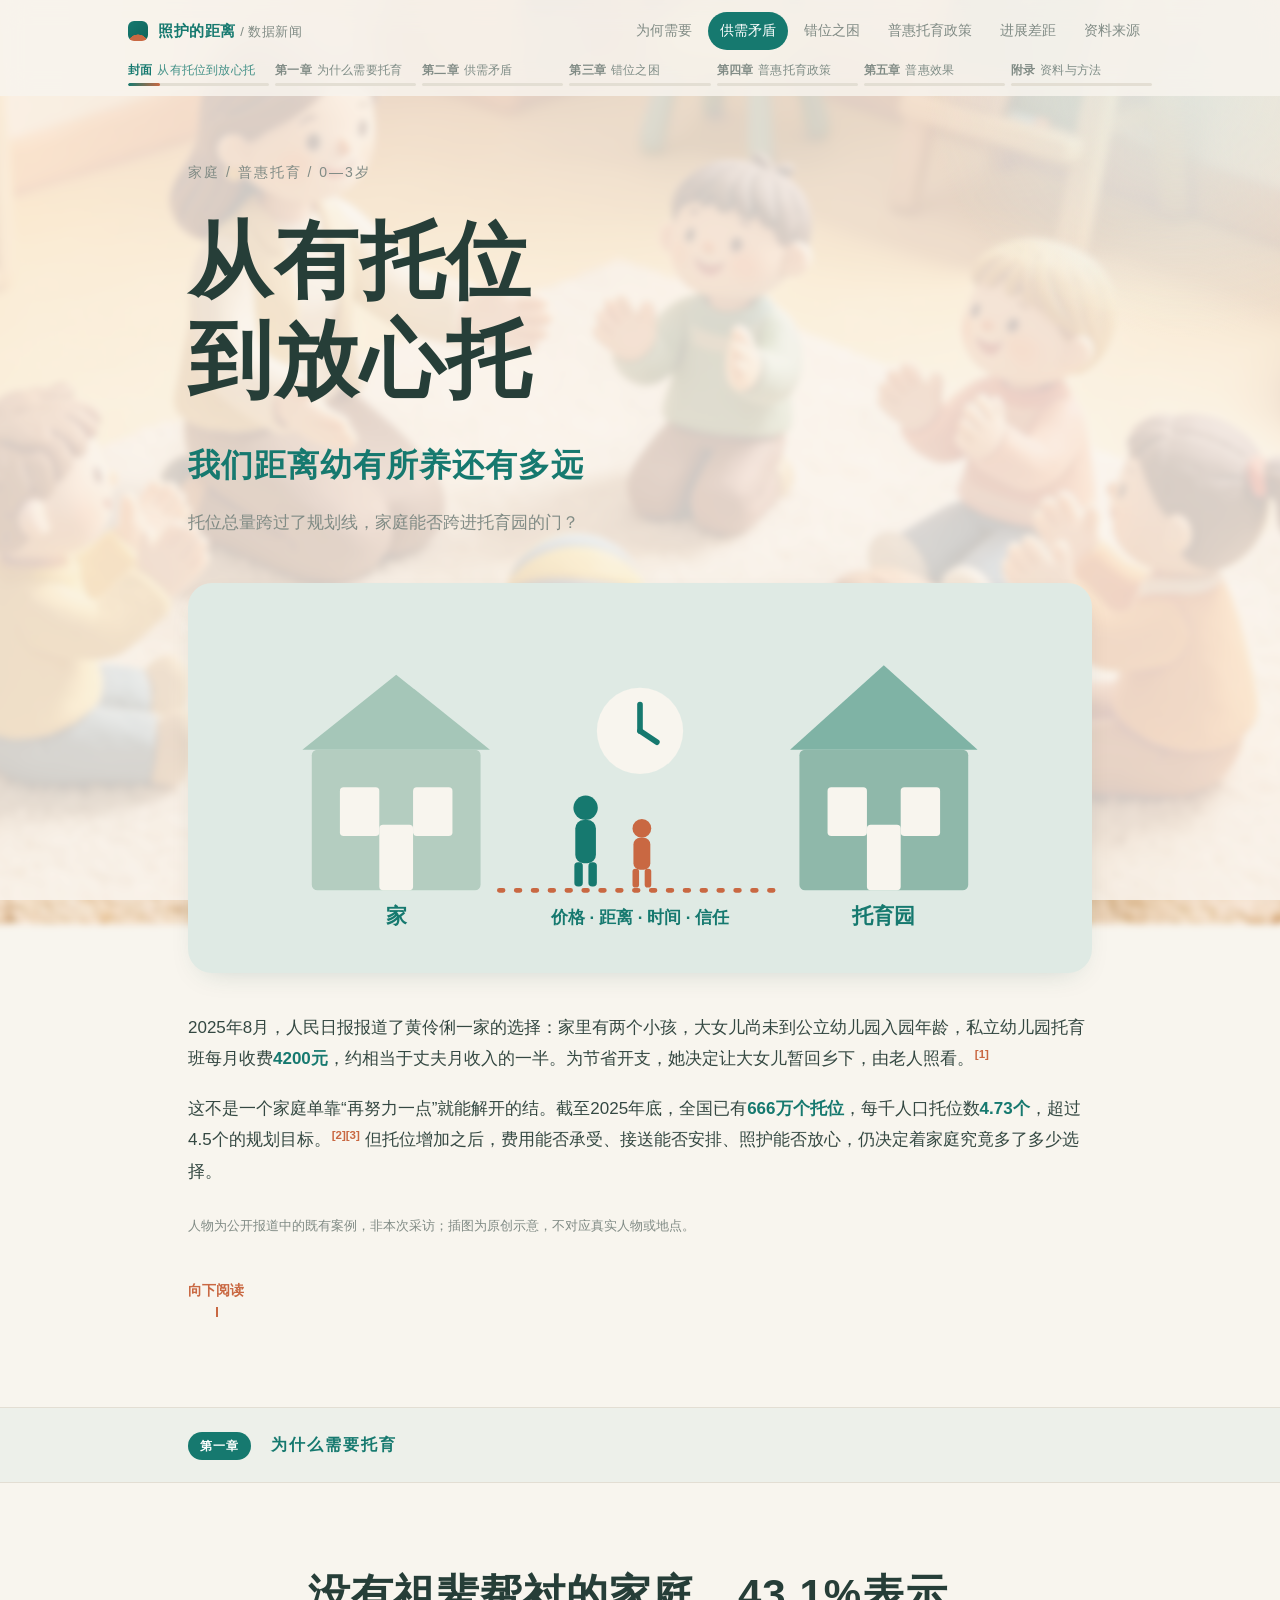
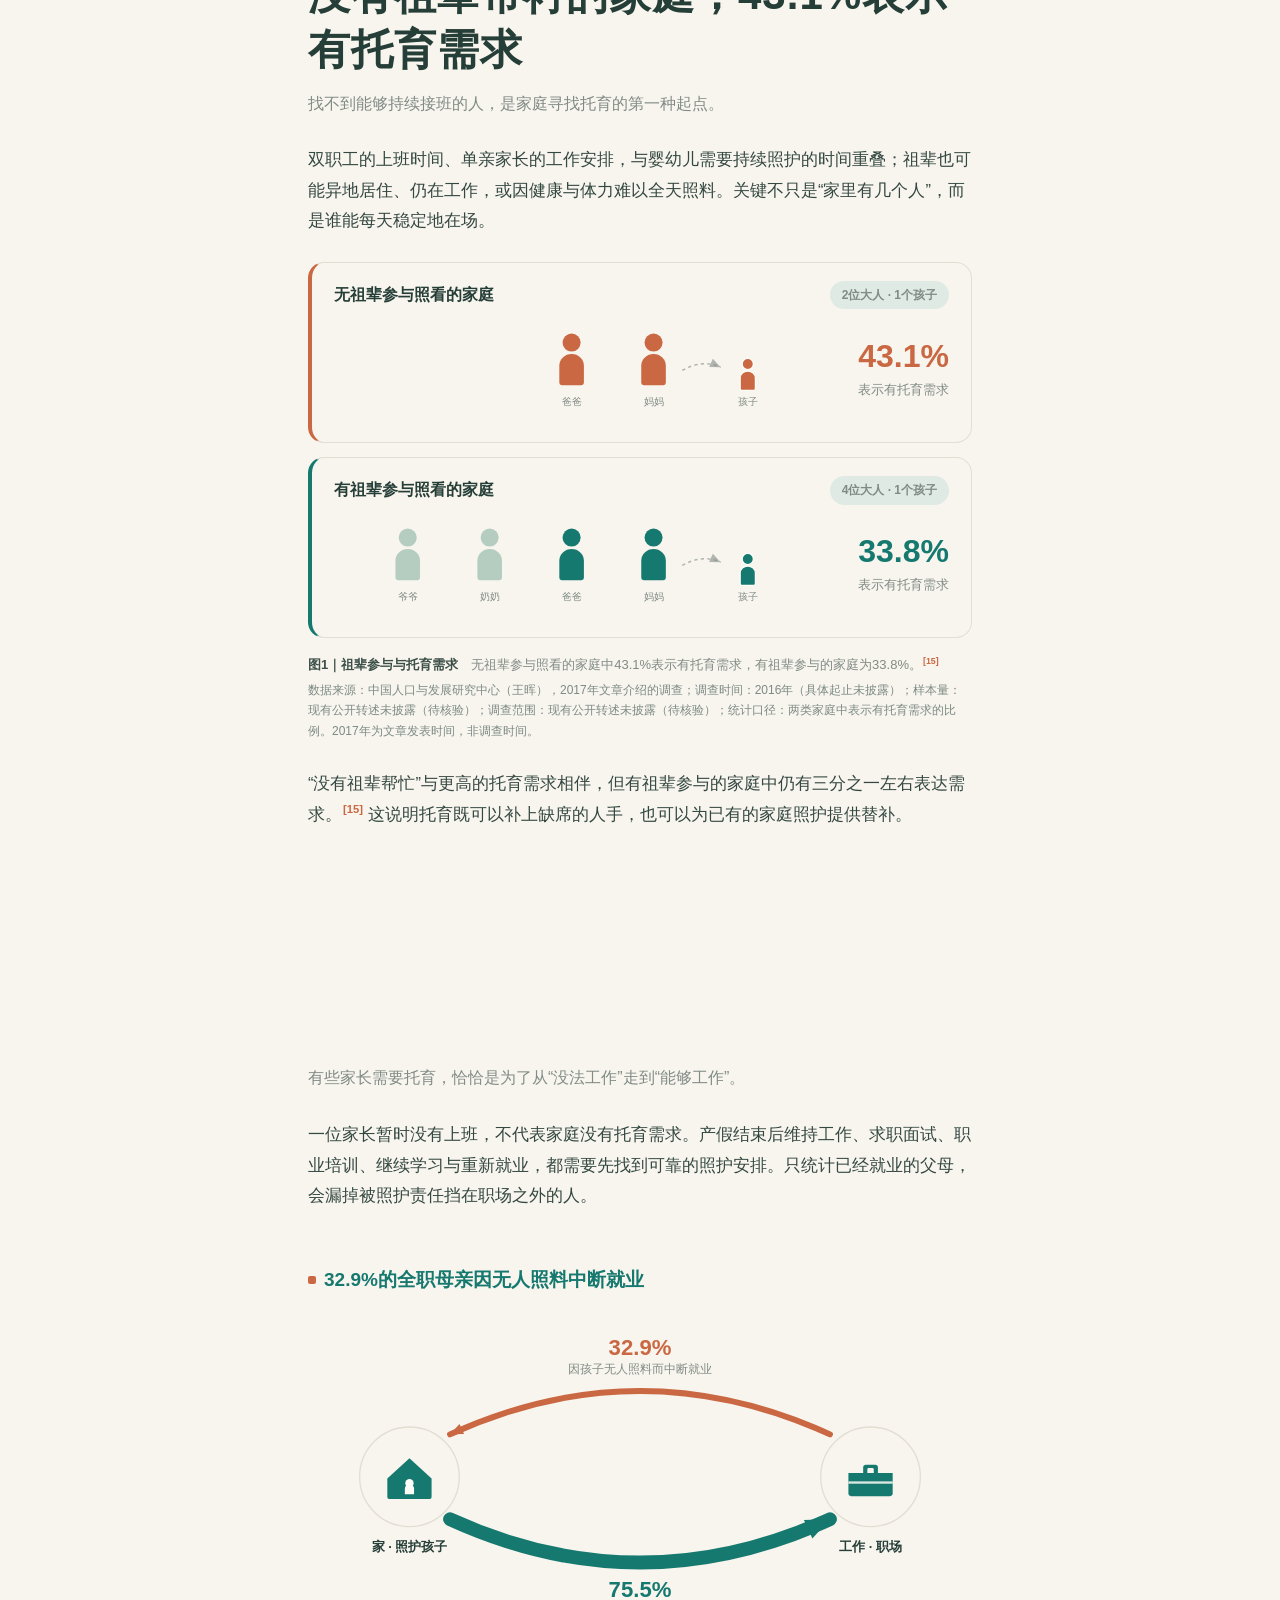
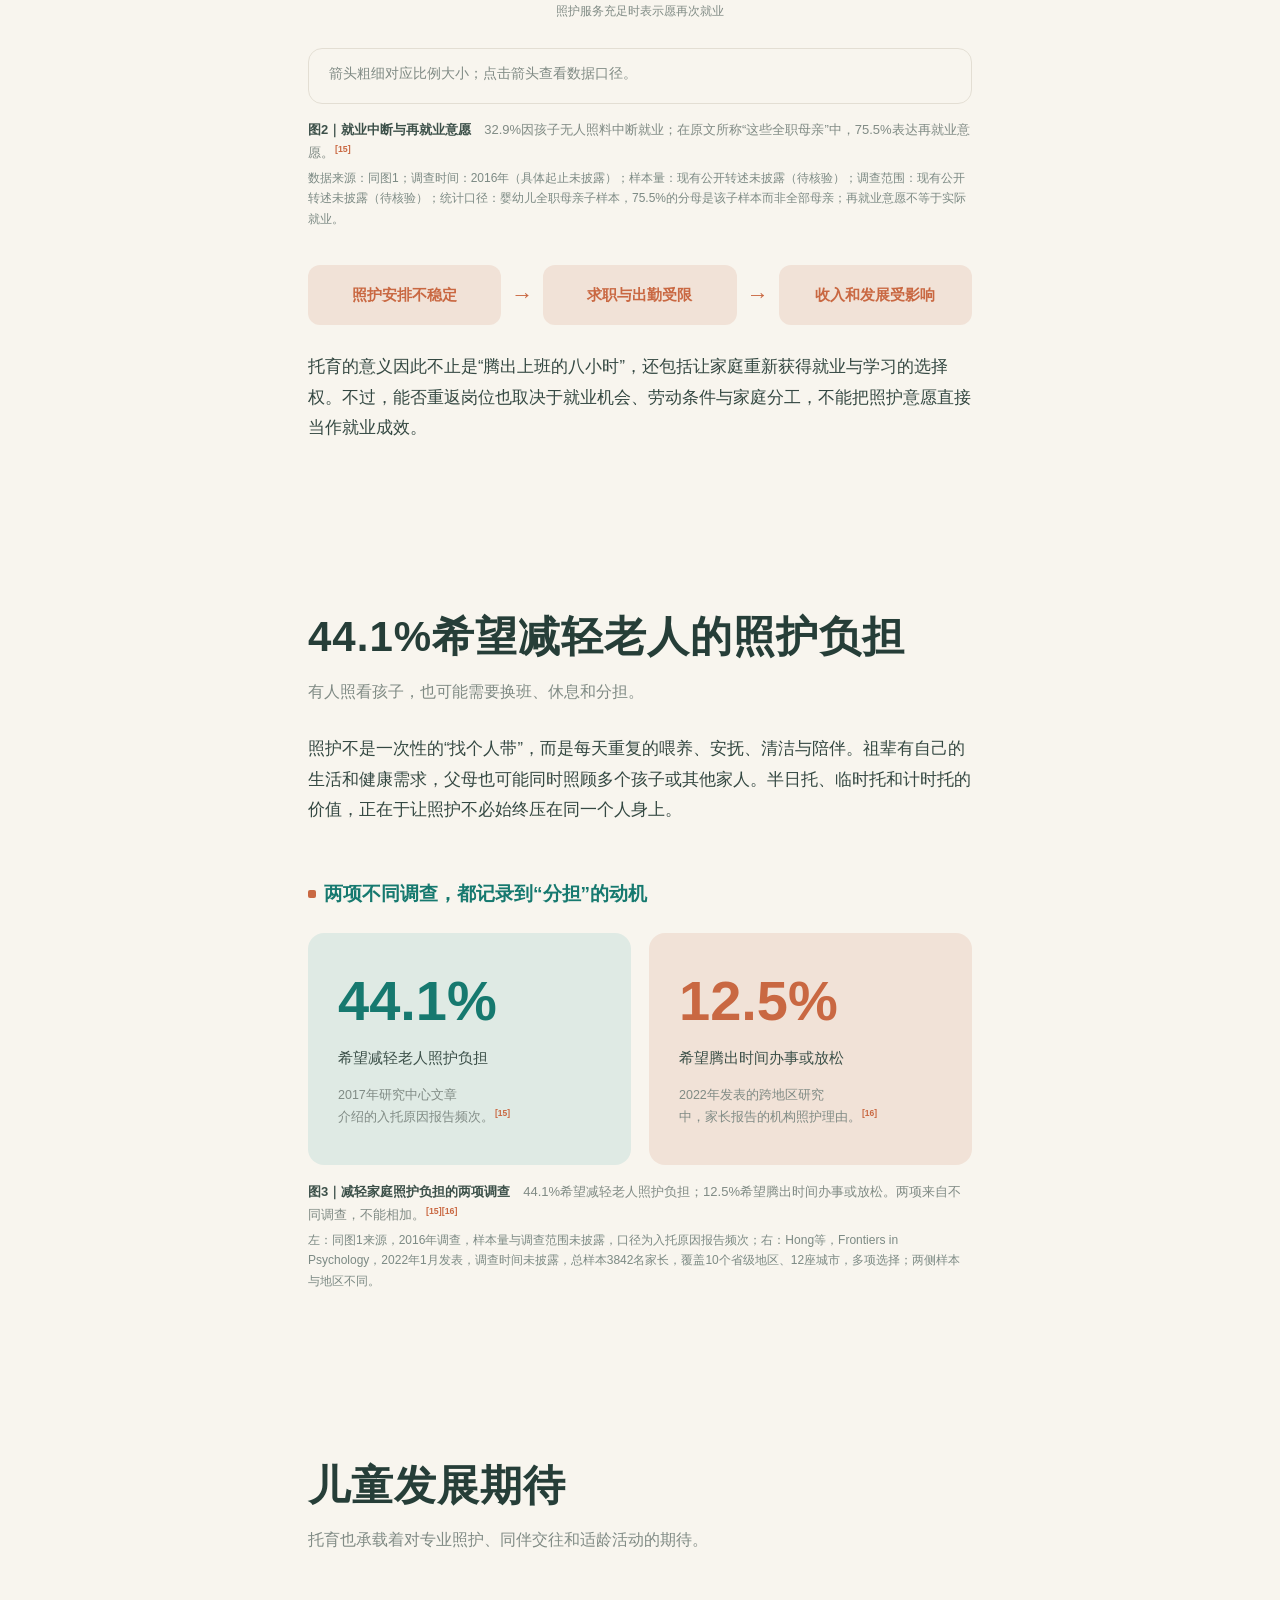
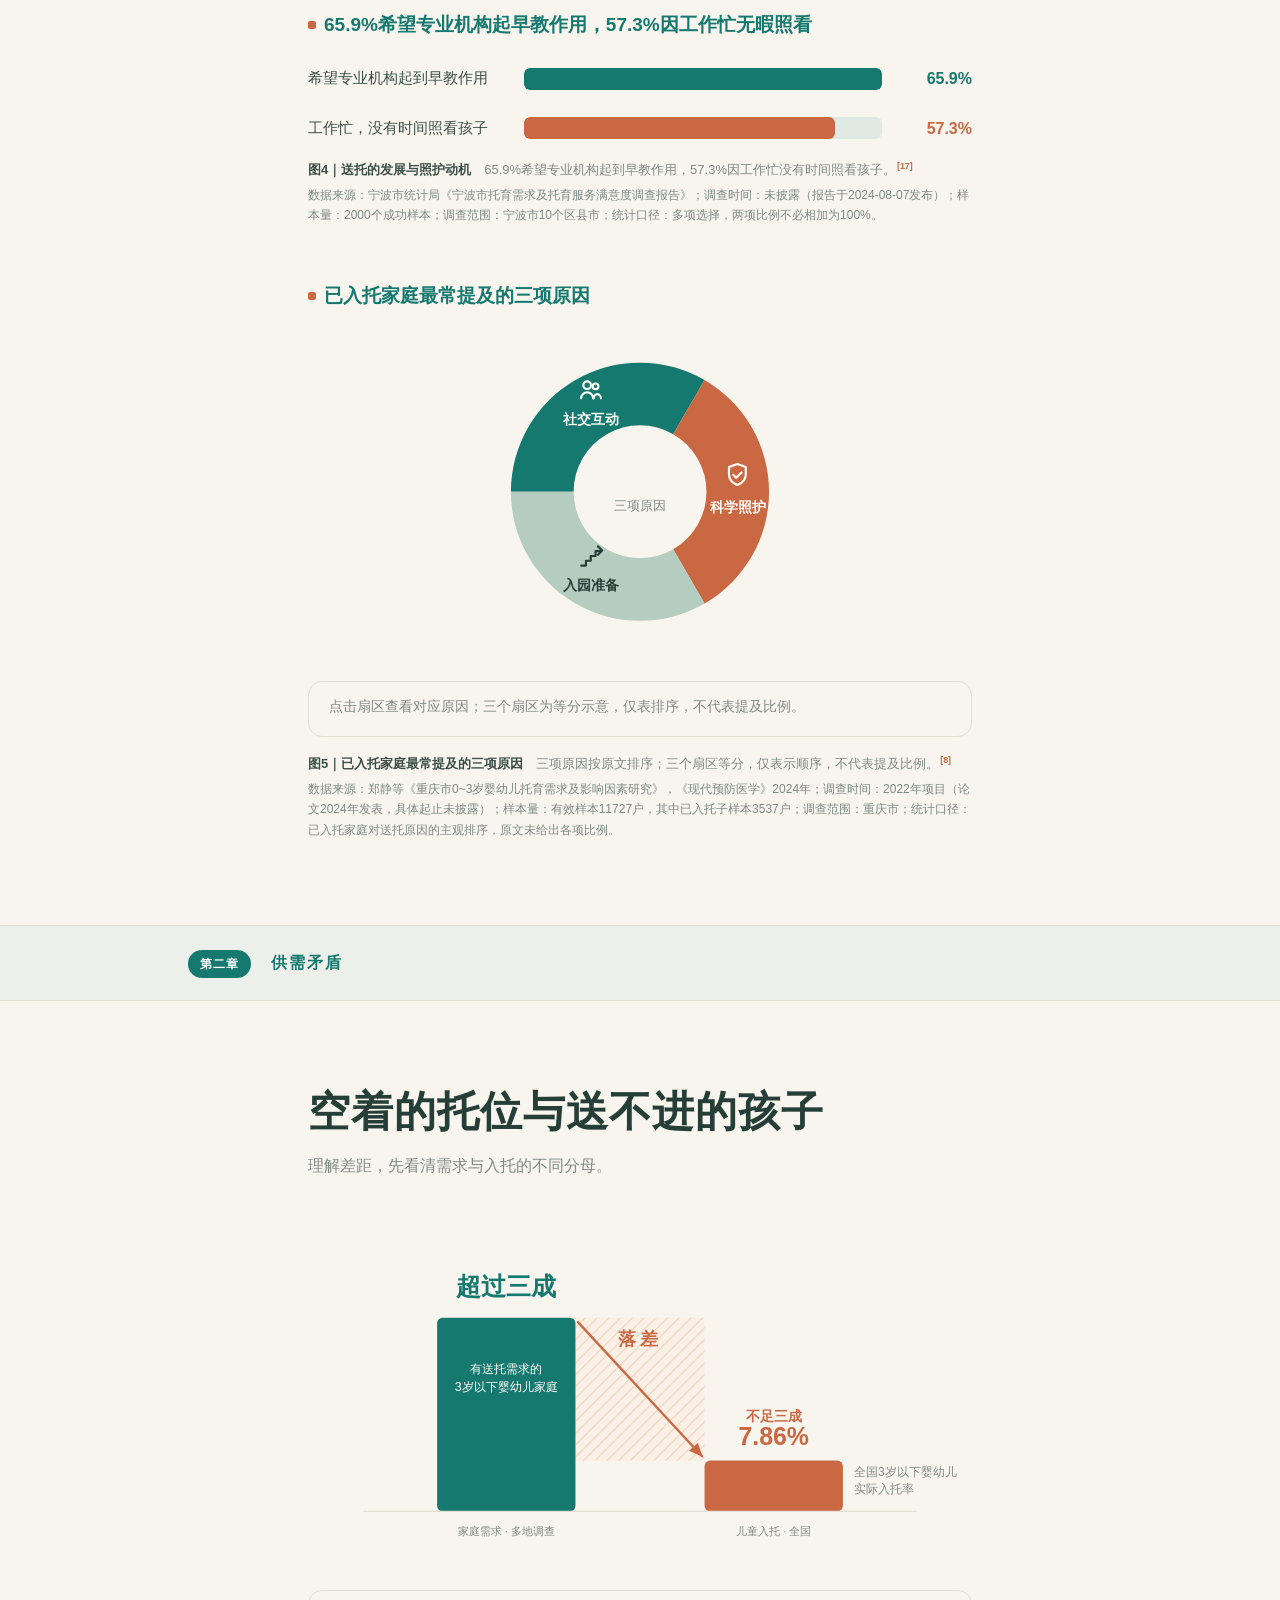
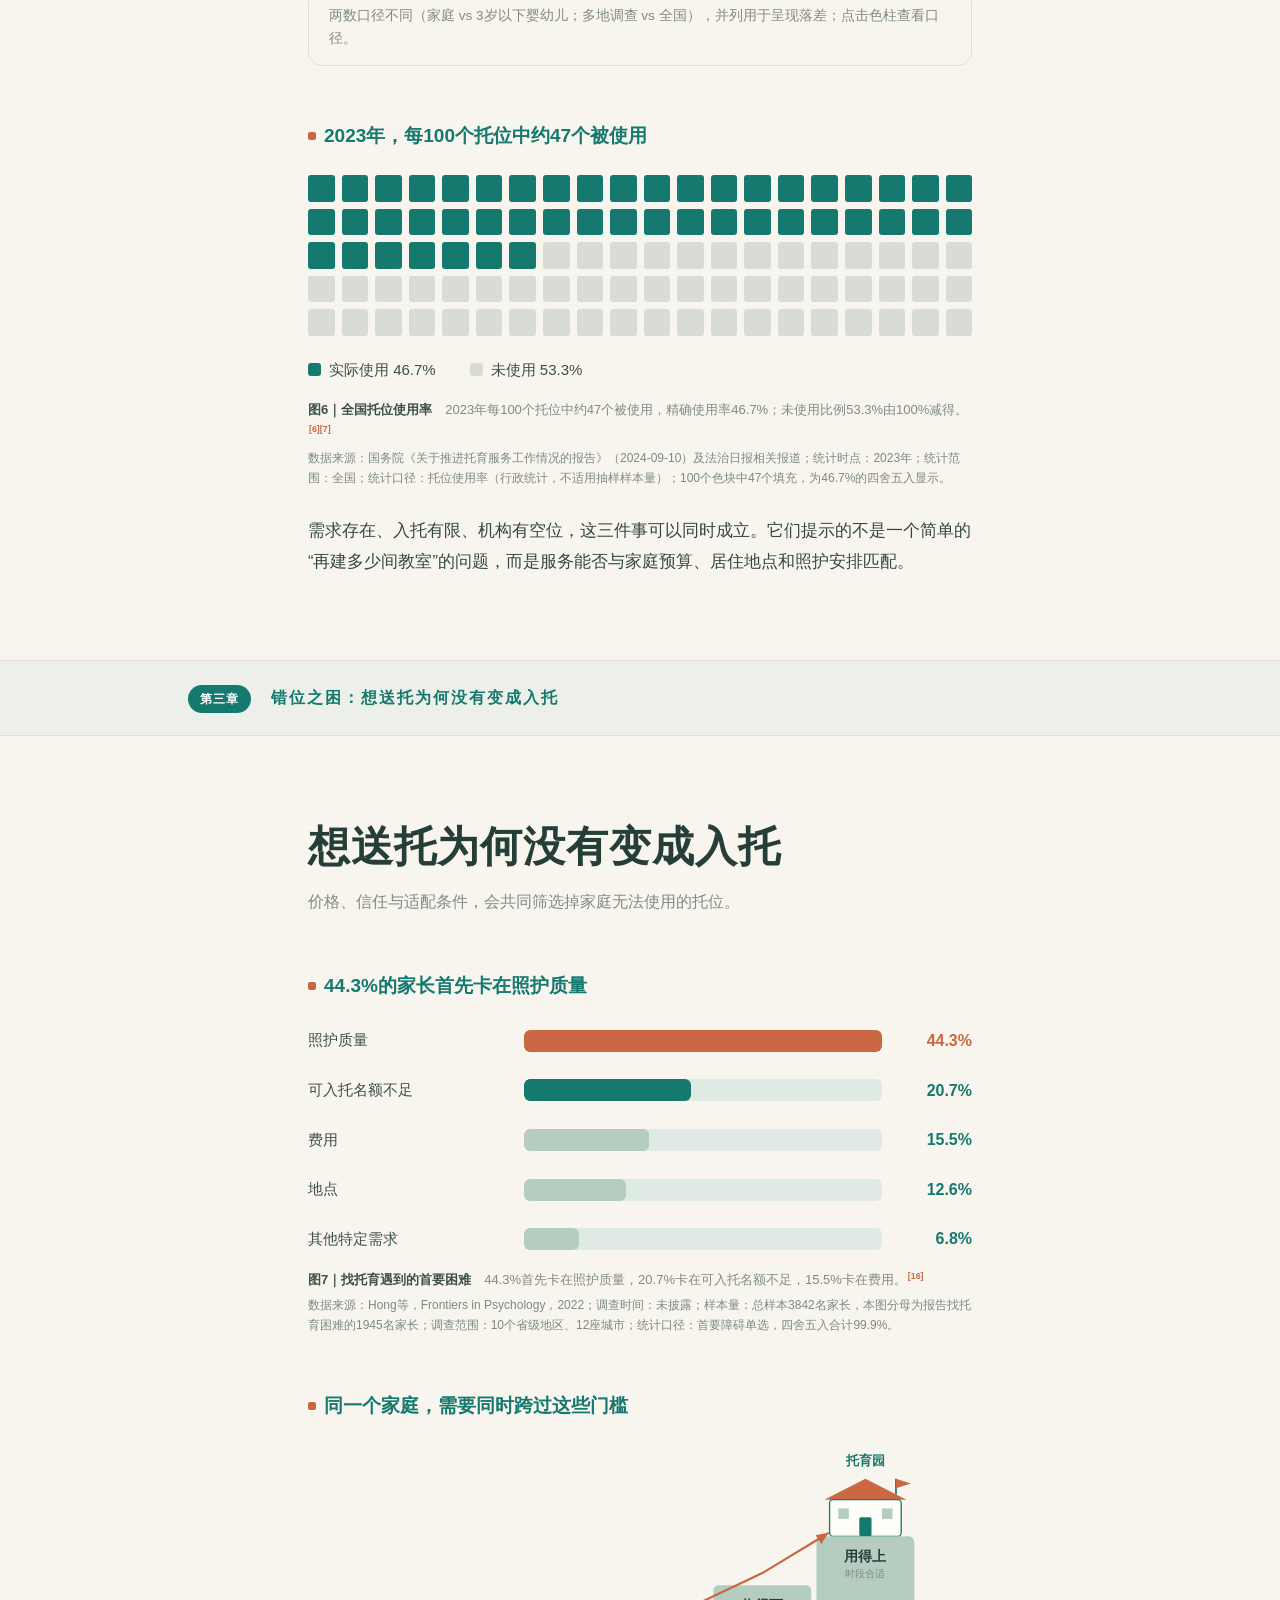
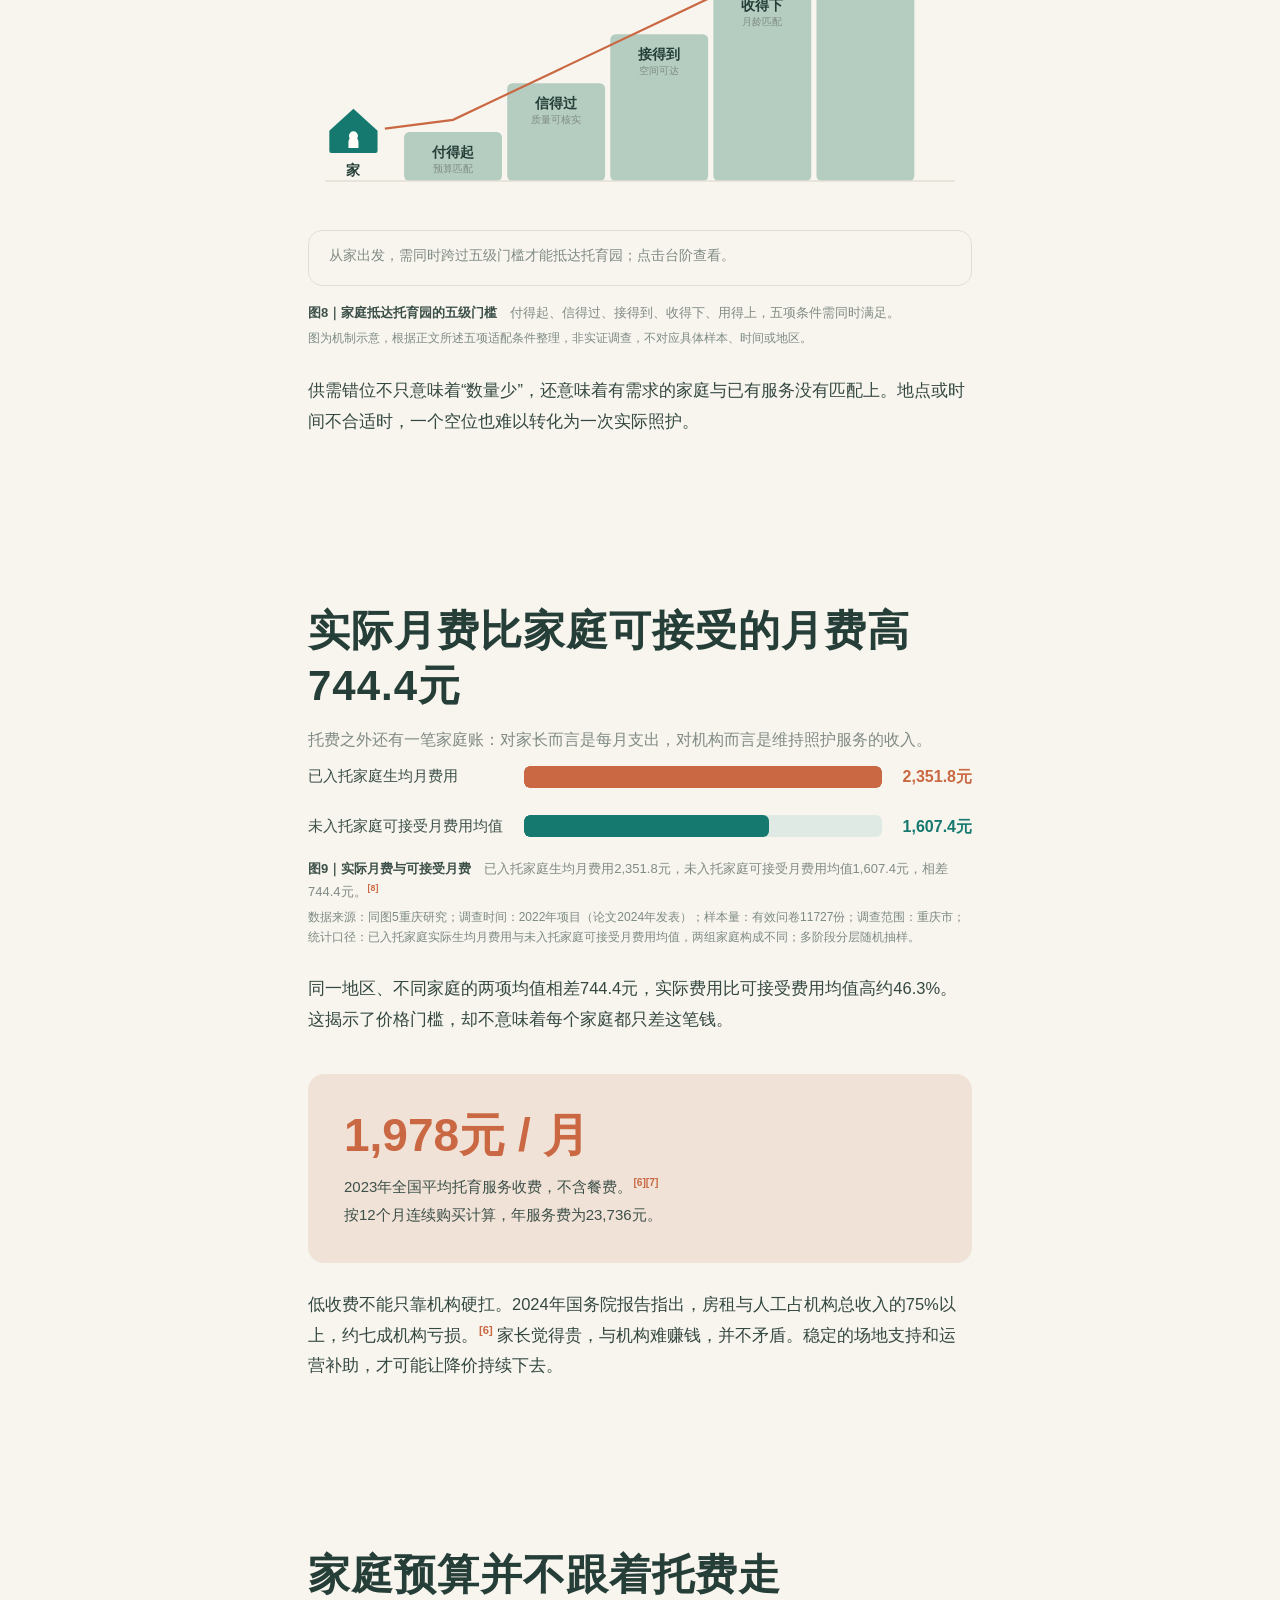
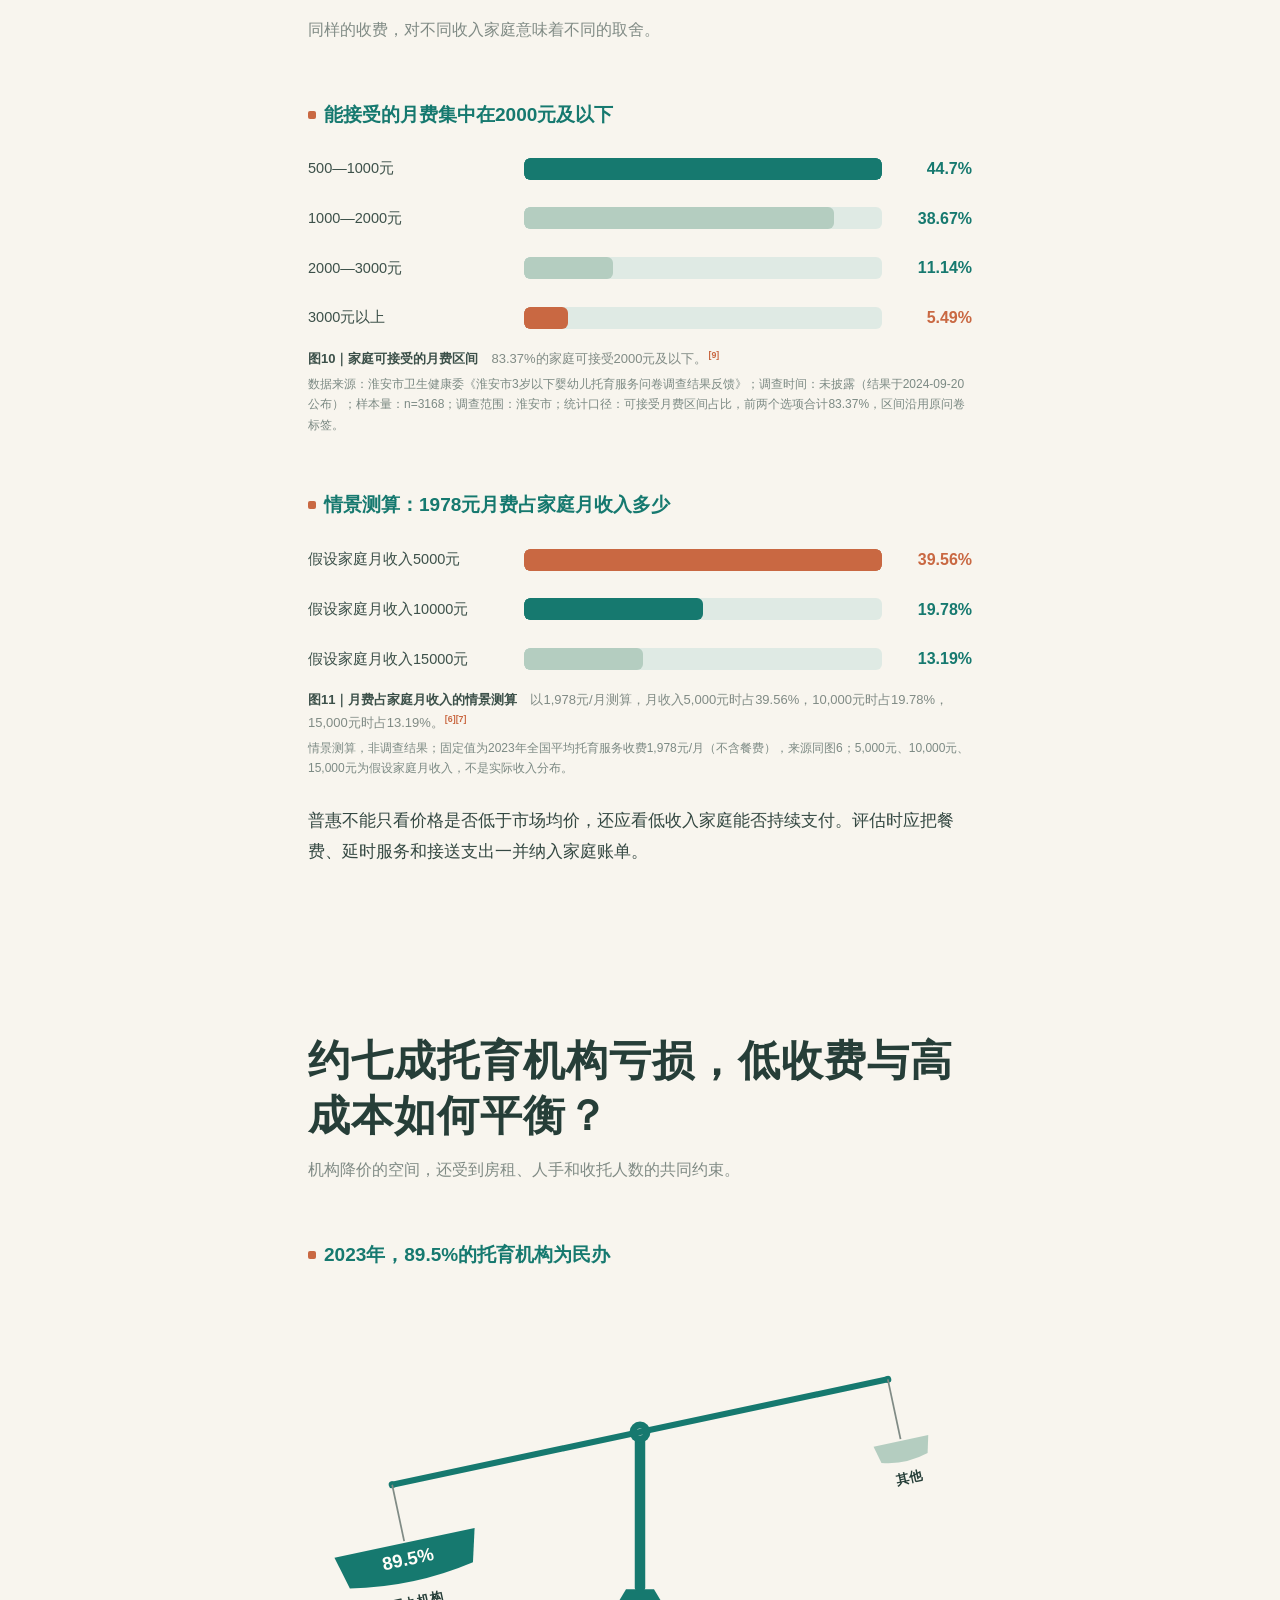
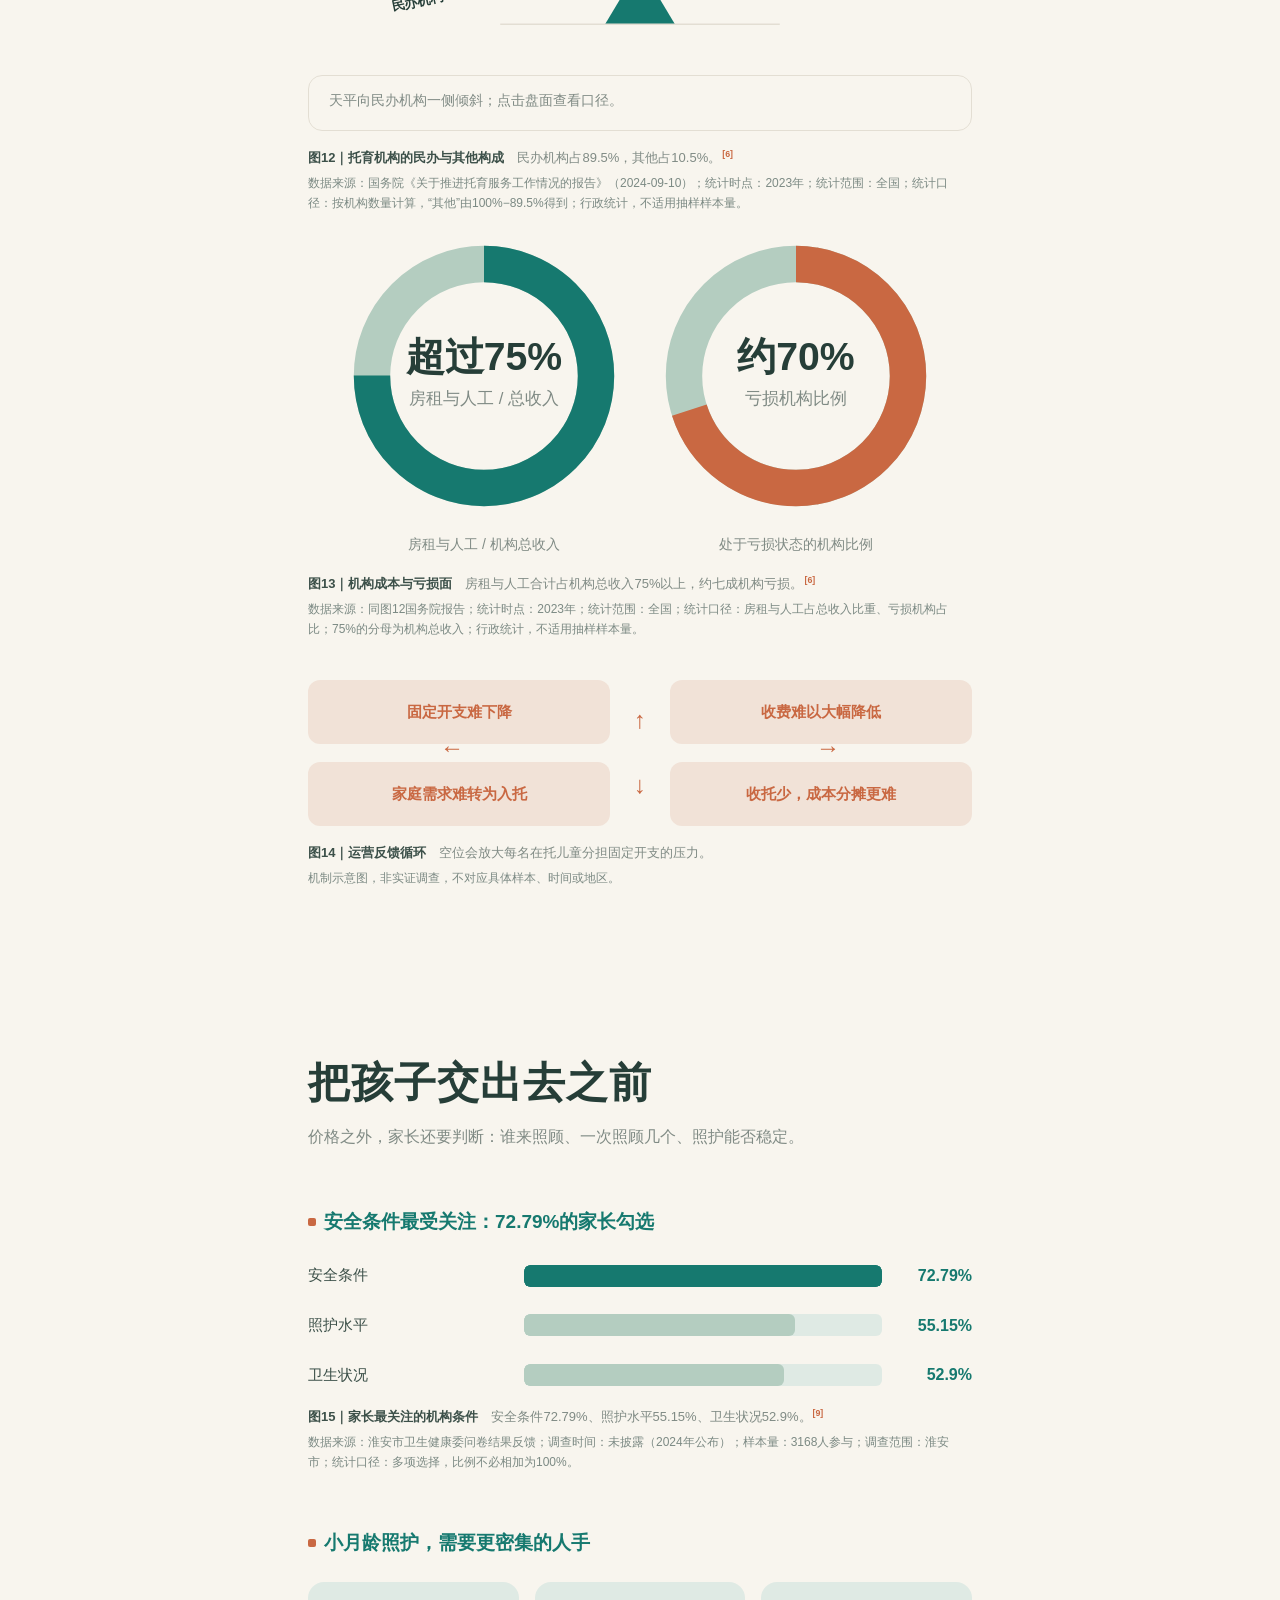
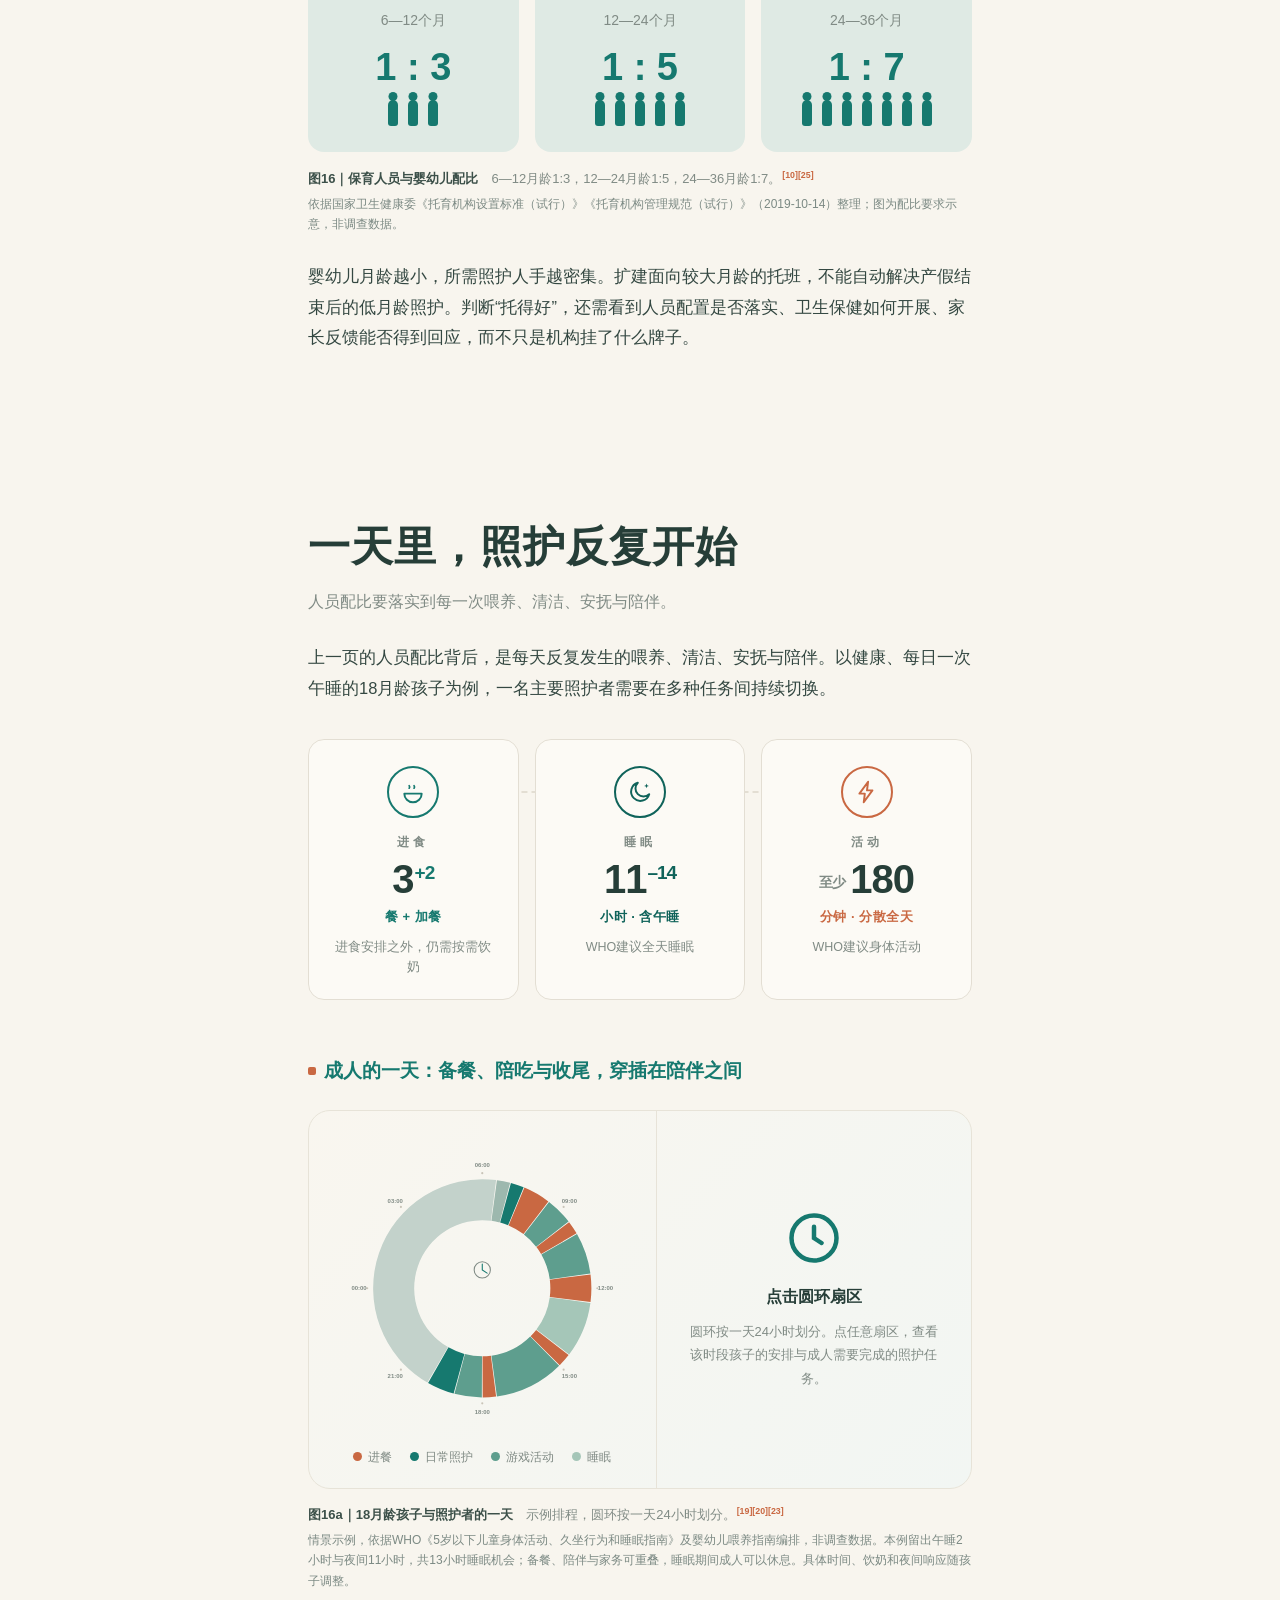
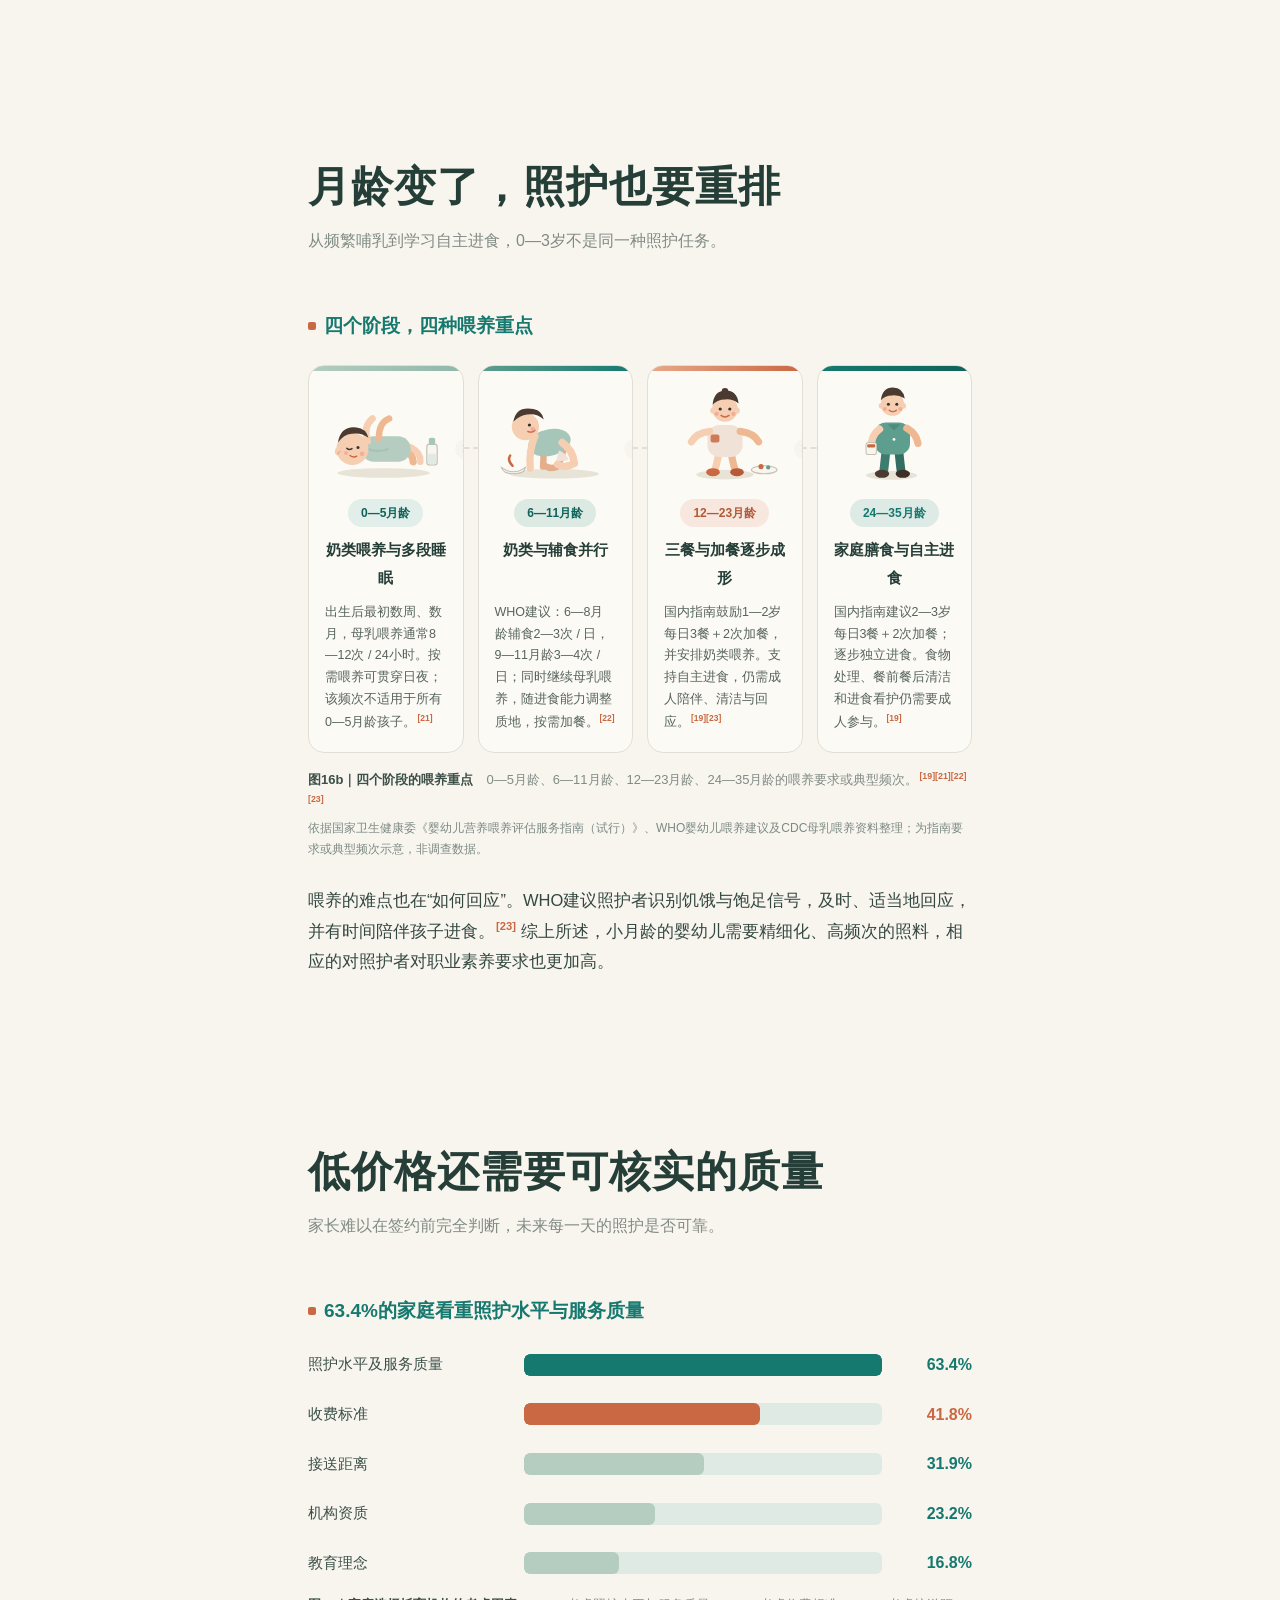
<file: index.html>
<!DOCTYPE html>
<html lang="zh-CN">
<head>
<meta charset="UTF-8">
<meta name="viewport" content="width=device-width, initial-scale=1.0">
<title>从有托位到放心托 · 照护的距离 | 数据新闻</title>
<meta name="description" content="托位总量跨过了规划线，家庭能否跨进托育园的门？——关于0—3岁普惠托育的数据新闻。">
<link rel="stylesheet" href="style.css?v=20261027e">
</head>
<body>

<!-- ===== 顶部导航 ===== -->
<header class="site-header" id="siteHeader">
  <div class="header-inner">
    <a class="brand" href="#cover">
      <span class="brand-mark"></span>
      <span class="brand-text">照护的距离 <em>/ 数据新闻</em></span>
    </a>
    <nav class="site-nav" id="siteNav">
      <a href="#why">为何需要</a>
      <a href="#gap">供需矛盾</a>
      <a href="#mismatch">错位之困</a>
      <a href="#policy">普惠托育政策</a>
      <a href="#status">进展差距</a>
      <a href="#sources">资料来源</a>
    </nav>
    <button class="nav-toggle" id="navToggle" aria-label="展开菜单">
      <span></span><span></span><span></span>
    </button>
  </div>
  <nav class="chapter-track" id="chapterTrack" aria-label="章节导航"></nav>
</header>

<main>

<!-- ===== 封面 ===== -->
<section class="hero" id="cover">
  <div class="container">
    <p class="hero-kicker reveal">家庭 / 普惠托育 / 0—3岁</p>
    <h1 class="hero-title">
      <span class="reveft">从有托位</span>
      <span class="reveft">到放心托</span>
    </h1>
    <p class="hero-sub reveal">我们距离幼有所养还有多远</p>
    <p class="hero-lede reveal">托位总量跨过了规划线，家庭能否跨进托育园的门？</p>

    <div class="hero-illu reveal">
      <svg viewBox="0 0 900 360" role="img" aria-label="家与托育园之间隔着价格、距离、时间与信任">
        <!-- 家 -->
        <g class="svg-home-l">
          <polygon points="90,150 190,70 290,150" fill="#A5C6B8"/>
          <rect x="100" y="150" width="180" height="150" rx="6" fill="#B4CDC0"/>
          <rect x="130" y="190" width="42" height="52" rx="4" fill="#F8F5EE"/>
          <rect x="208" y="190" width="42" height="52" rx="4" fill="#F8F5EE"/>
          <rect x="172" y="230" width="36" height="70" rx="4" fill="#F8F5EE"/>
          <text x="190" y="335" text-anchor="middle" class="svg-cap">家</text>
        </g>
        <!-- 托育园 -->
        <g>
          <polygon points="610,150 710,60 810,150" fill="#7FB3A5"/>
          <rect x="620" y="150" width="180" height="150" rx="6" fill="#8FB8AA"/>
          <rect x="650" y="190" width="42" height="52" rx="4" fill="#F8F5EE"/>
          <rect x="728" y="190" width="42" height="52" rx="4" fill="#F8F5EE"/>
          <rect x="692" y="230" width="36" height="70" rx="4" fill="#F8F5EE"/>
          <text x="710" y="335" text-anchor="middle" class="svg-cap">托育园</text>
        </g>
        <!-- 时钟 -->
        <circle cx="450" cy="130" r="46" fill="#F8F5EE"/>
        <line x1="450" y1="130" x2="450" y2="102" stroke="#16796F" stroke-width="6" stroke-linecap="round"/>
        <line x1="450" y1="130" x2="468" y2="142" stroke="#16796F" stroke-width="6" stroke-linecap="round"/>
        <!-- 成人与孩子 -->
        <g>
          <circle cx="392" cy="212" r="13" fill="#16796F"/>
          <rect x="381" y="225" width="22" height="46" rx="9" fill="#16796F"/>
          <rect x="380" y="270" width="9" height="26" rx="4" fill="#16796F"/>
          <rect x="395" y="270" width="9" height="26" rx="4" fill="#16796F"/>
        </g>
        <g>
          <circle cx="452" cy="234" r="10" fill="#C96842"/>
          <rect x="443" y="244" width="18" height="34" rx="7" fill="#C96842"/>
          <rect x="442" y="277" width="7" height="20" rx="3" fill="#C96842"/>
          <rect x="455" y="277" width="7" height="20" rx="3" fill="#C96842"/>
        </g>
        <!-- 虚线路径 -->
        <line x1="300" y1="300" x2="600" y2="300" stroke="#C96842" stroke-width="5" stroke-dasharray="4 14" stroke-linecap="round"/>
        <text x="450" y="335" text-anchor="middle" class="svg-cap-dark">价格 · 距离 · 时间 · 信任</text>
      </svg>
    </div>

    <div class="hero-body reveal">
      <p>2025年8月，人民日报报道了黄伶俐一家的选择：家里有两个小孩，大女儿尚未到公立幼儿园入园年龄，私立幼儿园托育班每月收费<strong>4200元</strong>，约相当于丈夫月收入的一半。为节省开支，她决定让大女儿暂回乡下，由老人照看。<sup>[1]</sup></p>
      <p>这不是一个家庭单靠“再努力一点”就能解开的结。截至2025年底，全国已有<strong>666万个托位</strong>，每千人口托位数<strong>4.73个</strong>，超过4.5个的规划目标。<sup>[2][3]</sup> 但托位增加之后，费用能否承受、接送能否安排、照护能否放心，仍决定着家庭究竟多了多少选择。</p>
    </div>
    <p class="hero-note reveal">人物为公开报道中的既有案例，非本次采访；插图为原创示意，不对应真实人物或地点。</p>

    <a class="scroll-hint" href="#why"><span>向下阅读</span></a>
  </div>
</section>

<!-- ===== 章节：为什么需要托育 ===== -->
<div class="chapter-tag reveal" id="why"><div class="container"><span>第一章</span> 为什么需要托育</div></div>

<!-- 1 照护人手不足 -->
<section class="page-section">
  <div class="container narrow">
    <h2 class="sec-title reveal">没有祖辈帮衬的家庭，43.1%表示有托育需求</h2>
    <p class="sec-sub reveal">找不到能够持续接班的人，是家庭寻找托育的第一种起点。</p>
    <p class="sec-para reveal">双职工的上班时间、单亲家长的工作安排，与婴幼儿需要持续照护的时间重叠；祖辈也可能异地居住、仍在工作，或因健康与体力难以全天照料。关键不只是“家里有几个人”，而是谁能每天稳定地在场。</p>

    <div class="family-compare reveal">
      <div class="fam-card orange-fam" tabindex="0" aria-label="无祖辈参与照看的家庭：爸爸妈妈两位大人看护一个孩子，43.1%表示有托育需求">
        <div class="fam-head">
          <span class="fam-name">无祖辈参与照看的家庭</span>
          <span class="fam-ratio">2位大人 · 1个孩子</span>
        </div>
        <div class="fam-body">
          <svg class="fam-svg" viewBox="0 0 620 130" role="img" aria-hidden="true">
            <path class="fam-arrow" d="M425,64 Q450,50 472,60"/>
            <polygon class="fam-arrowhead" transform="translate(472,60) rotate(24)" points="0,0 -13,-5.5 -13,5.5"/>
            <g transform="translate(290,46)">
              <circle class="fam-adult-o" cx="0" cy="-16" r="11"/>
              <path class="fam-adult-o" d="M-15,33 v-21 a15,14 0 0 1 30,0 v21 a3,3 0 0 1 -3,3 h-24 a3,3 0 0 1 -3,-3 z"/>
            </g>
            <text class="fam-lbl" x="290" y="106">爸爸</text>
            <g transform="translate(390,46)">
              <circle class="fam-adult-o" cx="0" cy="-16" r="11"/>
              <path class="fam-adult-o" d="M-15,33 v-21 a15,14 0 0 1 30,0 v21 a3,3 0 0 1 -3,3 h-24 a3,3 0 0 1 -3,-3 z"/>
            </g>
            <text class="fam-lbl" x="390" y="106">妈妈</text>
            <g transform="translate(505,66) scale(0.62)">
              <circle class="fam-child-o" cx="0" cy="-16" r="11"/>
              <path class="fam-child-o" d="M-15,33 v-21 a15,14 0 0 1 30,0 v21 a3,3 0 0 1 -3,3 h-24 a3,3 0 0 1 -3,-3 z"/>
            </g>
            <text class="fam-lbl" x="505" y="106">孩子</text>
          </svg>
          <div class="fam-pct"><b>43.1%</b><span>表示有托育需求</span></div>
        </div>
      </div>
      <div class="fam-card teal-fam" tabindex="0" aria-label="有祖辈参与照看的家庭：爷爷奶奶爸爸妈妈四位大人看护一个孩子，33.8%表示有托育需求">
        <div class="fam-head">
          <span class="fam-name">有祖辈参与照看的家庭</span>
          <span class="fam-ratio">4位大人 · 1个孩子</span>
        </div>
        <div class="fam-body">
          <svg class="fam-svg" viewBox="0 0 620 130" role="img" aria-hidden="true">
            <path class="fam-arrow" d="M425,64 Q450,50 472,60"/>
            <polygon class="fam-arrowhead" transform="translate(472,60) rotate(24)" points="0,0 -13,-5.5 -13,5.5"/>
            <g transform="translate(90,46)">
              <circle class="fam-grand" cx="0" cy="-16" r="11"/>
              <path class="fam-grand" d="M-15,33 v-21 a15,14 0 0 1 30,0 v21 a3,3 0 0 1 -3,3 h-24 a3,3 0 0 1 -3,-3 z"/>
            </g>
            <text class="fam-lbl" x="90" y="106">爷爷</text>
            <g transform="translate(190,46)">
              <circle class="fam-grand" cx="0" cy="-16" r="11"/>
              <path class="fam-grand" d="M-15,33 v-21 a15,14 0 0 1 30,0 v21 a3,3 0 0 1 -3,3 h-24 a3,3 0 0 1 -3,-3 z"/>
            </g>
            <text class="fam-lbl" x="190" y="106">奶奶</text>
            <g transform="translate(290,46)">
              <circle class="fam-adult-t" cx="0" cy="-16" r="11"/>
              <path class="fam-adult-t" d="M-15,33 v-21 a15,14 0 0 1 30,0 v21 a3,3 0 0 1 -3,3 h-24 a3,3 0 0 1 -3,-3 z"/>
            </g>
            <text class="fam-lbl" x="290" y="106">爸爸</text>
            <g transform="translate(390,46)">
              <circle class="fam-adult-t" cx="0" cy="-16" r="11"/>
              <path class="fam-adult-t" d="M-15,33 v-21 a15,14 0 0 1 30,0 v21 a3,3 0 0 1 -3,3 h-24 a3,3 0 0 1 -3,-3 z"/>
            </g>
            <text class="fam-lbl" x="390" y="106">妈妈</text>
            <g transform="translate(505,66) scale(0.62)">
              <circle class="fam-child-t" cx="0" cy="-16" r="11"/>
              <path class="fam-child-t" d="M-15,33 v-21 a15,14 0 0 1 30,0 v21 a3,3 0 0 1 -3,3 h-24 a3,3 0 0 1 -3,-3 z"/>
            </g>
            <text class="fam-lbl" x="505" y="106">孩子</text>
          </svg>
          <div class="fam-pct"><b>33.8%</b><span>表示有托育需求</span></div>
        </div>
      </div>
    </div>
    <p class="chart-note reveal"><b>图1｜祖辈参与与托育需求</b>　无祖辈参与照看的家庭中43.1%表示有托育需求，有祖辈参与的家庭为33.8%。<sup>[15]</sup><span class="note-src">数据来源：中国人口与发展研究中心（王晖），2017年文章介绍的调查；调查时间：2016年（具体起止未披露）；样本量：现有公开转述未披露（待核验）；调查范围：现有公开转述未披露（待核验）；统计口径：两类家庭中表示有托育需求的比例。2017年为文章发表时间，非调查时间。</span></p>

    <p class="sec-para reveal">“没有祖辈帮忙”与更高的托育需求相伴，但有祖辈参与的家庭中仍有三分之一左右表达需求。<sup>[15]</sup> 这说明托育既可以补上缺席的人手，也可以为已有的家庭照护提供替补。</p>
  </div>
</section>

<!-- 2 工作与发展需要 -->
<section class="page-section">
  <div class="container narrow">
    <h2 class="sec-title reveal">工作与发展需要</h2>
    <p class="sec-sub reveal">有些家长需要托育，恰恰是为了从“没法工作”走到“能够工作”。</p>
    <p class="sec-para reveal">一位家长暂时没有上班，不代表家庭没有托育需求。产假结束后维持工作、求职面试、职业培训、继续学习与重新就业，都需要先找到可靠的照护安排。只统计已经就业的父母，会漏掉被照护责任挡在职场之外的人。</p>

    <h3 class="chart-title reveal">32.9%的全职母亲因无人照料中断就业</h3>
    <div class="hw-flow reveal" id="hwFlow">
      <svg class="hw-svg" viewBox="0 0 720 340" role="img" aria-label="家与工作之间的流向图：32.9%因无人照料中断就业从工作回到家中，75.5%愿在照护充足时从家中重返工作；箭头粗细对应比例大小">
        <!-- 上弧：工作 → 家（中断就业 32.9%，细） -->
        <g class="hw-arrow hw-leave" data-k="leave" tabindex="0" role="button" aria-label="中断就业：32.9%因孩子无人照料而从工作回到家中，点击查看口径">
          <path class="hw-arc" pathLength="1" d="M566,124 Q360,30 154,124"/>
          <polygon class="hw-head" transform="translate(154,124) rotate(155.6)" points="0,0 -14,-6 -14,6"/>
          <text class="hw-num" x="360" y="38">32.9%</text>
          <text class="hw-cap" x="360" y="58">因孩子无人照料而中断就业</text>
        </g>
        <!-- 下弧：家 → 工作（再次就业 75.5%，粗） -->
        <g class="hw-arrow hw-return" data-k="back" tabindex="0" role="button" aria-label="再次就业：75.5%在照护服务充足时愿从家中重返工作，点击查看口径">
          <path class="hw-arc" pathLength="1" d="M154,216 Q360,310 566,216"/>
          <polygon class="hw-head" transform="translate(566,216) rotate(-24.6)" points="0,0 -26,-11 -26,11"/>
          <text class="hw-num" x="360" y="300">75.5%</text>
          <text class="hw-cap" x="360" y="320">照护服务充足时表示愿再次就业</text>
        </g>
        <!-- 原点：家（照护孩子） -->
        <g class="hw-node">
          <circle class="hw-node-bg" cx="110" cy="170" r="54"/>
          <g transform="translate(110,168)">
            <path class="hw-ico" d="M-24,4 L0,-18 L24,4 V24 a2,2 0 0 1 -2,2 h-44 a2,2 0 0 1 -2,-2 z"/>
            <circle cx="0" cy="9" r="4.5" fill="#FFFDF8"/>
            <path d="M-5,21 v-6 a5,5 0 0 1 10,0 v6 z" fill="#FFFDF8"/>
          </g>
          <text class="hw-node-lbl" x="110" y="250">家 · 照护孩子</text>
        </g>
        <!-- 原点：工作（职场） -->
        <g class="hw-node">
          <circle class="hw-node-bg" cx="610" cy="170" r="54"/>
          <g transform="translate(610,168)">
            <path class="hw-ico" d="M-24,-2 h48 v22 a3,3 0 0 1 -3,3 h-42 a3,3 0 0 1 -3,-3 z"/>
            <path class="hw-ico" d="M-8,-2 v-6 a3,3 0 0 1 3,-3 h10 a3,3 0 0 1 3,3 v6 h-4.5 v-4 a1.5,1.5 0 0 0 -1.5,-1.5 h-4 a1.5,1.5 0 0 0 -1.5,1.5 v4 z"/>
            <rect x="-24" y="7" width="48" height="2.5" fill="#FFFDF8" opacity=".85"/>
          </g>
          <text class="hw-node-lbl" x="610" y="250">工作 · 职场</text>
        </g>
      </svg>
      <div class="hw-detail" id="hwDetail"></div>
    </div>
    <p class="chart-note reveal"><b>图2｜就业中断与再就业意愿</b>　32.9%因孩子无人照料中断就业；在原文所称“这些全职母亲”中，75.5%表达再就业意愿。<sup>[15]</sup><span class="note-src">数据来源：同图1；调查时间：2016年（具体起止未披露）；样本量：现有公开转述未披露（待核验）；调查范围：现有公开转述未披露（待核验）；统计口径：婴幼儿全职母亲子样本，75.5%的分母是该子样本而非全部母亲；再就业意愿不等于实际就业。</span></p>

    <div class="flow-chain reveal">
      <div class="flow-node beige">照护安排不稳定</div>
      <div class="flow-arrow">→</div>
      <div class="flow-node beige">求职与出勤受限</div>
      <div class="flow-arrow">→</div>
      <div class="flow-node beige">收入和发展受影响</div>
    </div>

    <p class="sec-para reveal">托育的意义因此不止是“腾出上班的八小时”，还包括让家庭重新获得就业与学习的选择权。不过，能否重返岗位也取决于就业机会、劳动条件与家庭分工，不能把照护意愿直接当作就业成效。</p>
  </div>
</section>

<!-- 3 照护负担过重 -->
<section class="page-section">
  <div class="container narrow">
    <h2 class="sec-title reveal">44.1%希望减轻老人的照护负担</h2>
    <p class="sec-sub reveal">有人照看孩子，也可能需要换班、休息和分担。</p>
    <p class="sec-para reveal">照护不是一次性的“找个人带”，而是每天重复的喂养、安抚、清洁与陪伴。祖辈有自己的生活和健康需求，父母也可能同时照顾多个孩子或其他家人。半日托、临时托和计时托的价值，正在于让照护不必始终压在同一个人身上。</p>

    <h3 class="chart-title reveal">两项不同调查，都记录到“分担”的动机</h3>
    <div class="stat-two reveal">
      <div class="stat-card sage big-stat">
        <div class="stat-num">44.1%</div>
        <p>希望减轻老人照护负担</p>
        <small>2017年研究中心文章<br>介绍的入托原因报告频次。<sup>[15]</sup></small>
      </div>
      <div class="stat-card beige big-stat">
        <div class="stat-num orange">12.5%</div>
        <p>希望腾出时间办事或放松</p>
        <small>2022年发表的跨地区研究<br>中，家长报告的机构照护理由。<sup>[16]</sup></small>
      </div>
    </div>
    <p class="chart-note reveal"><b>图3｜减轻家庭照护负担的两项调查</b>　44.1%希望减轻老人照护负担；12.5%希望腾出时间办事或放松。两项来自不同调查，不能相加。<sup>[15][16]</sup><span class="note-src">左：同图1来源，2016年调查，样本量与调查范围未披露，口径为入托原因报告频次；右：Hong等，Frontiers in Psychology，2022年1月发表，调查时间未披露，总样本3842名家长，覆盖10个省级地区、12座城市，多项选择；两侧样本与地区不同。</span></p>
  </div>
</section>

<!-- 4 儿童发展期待 -->
<section class="page-section">
  <div class="container narrow">
    <h2 class="sec-title reveal">儿童发展期待</h2>
    <p class="sec-sub reveal">托育也承载着对专业照护、同伴交往和适龄活动的期待。</p>

    <h3 class="chart-title reveal">65.9%希望专业机构起早教作用，57.3%因工作忙无暇照看</h3>
    <div class="bar-chart reveal">
      <div class="bar-row">
        <div class="bar-label">希望专业机构起到早教作用</div>
        <div class="bar-track"><div class="bar-fill teal" style="--w:100%"></div></div>
        <div class="bar-val teal">65.9%</div>
      </div>
      <div class="bar-row">
        <div class="bar-label">工作忙，没有时间照看孩子</div>
        <div class="bar-track"><div class="bar-fill orange" style="--w:87%"></div></div>
        <div class="bar-val orange">57.3%</div>
      </div>
    </div>
    <p class="chart-note reveal"><b>图4｜送托的发展与照护动机</b>　65.9%希望专业机构起到早教作用，57.3%因工作忙没有时间照看孩子。<sup>[17]</sup><span class="note-src">数据来源：宁波市统计局《宁波市托育需求及托育服务满意度调查报告》；调查时间：未披露（报告于2024-08-07发布）；样本量：2000个成功样本；调查范围：宁波市10个区县市；统计口径：多项选择，两项比例不必相加为100%。</span></p>

    <h3 class="chart-title reveal">已入托家庭最常提及的三项原因</h3>
    <div class="pie-chart reveal" id="reasonPie">
      <svg class="pie-svg" viewBox="0 0 720 360" role="img" aria-label="三项原因圆饼图：社交互动、科学照护、入园准备；扇区等分仅表示排序，点击扇区查看说明">
        <g class="pie-seg" data-k="social" tabindex="0" role="button" aria-label="第一位：社交互动，点击查看说明">
          <path class="pie-path" fill="var(--teal)" d="M220,170 A140,140 0 0 1 430,48.8 L396,107.6 A72,72 0 0 0 288,170 Z"/>
          <g class="pie-ico" transform="translate(291,44) scale(1.3)" fill="none" stroke="#FFFDF8" stroke-width="1.8">
            <circle cx="9" cy="8" r="3.2"/><circle cx="16" cy="9" r="2.4"/>
            <path d="M4 19c0-3 2.4-5 5-5s5 2 5 5" stroke-linecap="round"/>
            <path d="M14.5 19c0-2 1.4-3.5 3-3.5s3 1.5 3 3.5" stroke-linecap="round"/>
          </g>
          <text class="pie-lbl" x="307" y="96">社交互动</text>
        </g>
        <g class="pie-seg" data-k="care" tabindex="0" role="button" aria-label="第二位：科学照护，点击查看说明">
          <path class="pie-path" fill="var(--orange)" d="M430,48.8 A140,140 0 0 1 430,291.2 L396,232.4 A72,72 0 0 0 396,107.6 Z"/>
          <g class="pie-ico" transform="translate(450,136) scale(1.3)" fill="none" stroke="#FFFDF8" stroke-width="1.8" stroke-linejoin="round">
            <path d="M12 3l7 2.5v6c0 4.5-3 7.5-7 9-4-1.5-7-4.5-7-9v-6L12 3z"/>
            <path d="M8.5 12l2.5 2.5 4.5-4.5" stroke-linecap="round"/>
          </g>
          <text class="pie-lbl" x="466" y="192">科学照护</text>
        </g>
        <g class="pie-seg" data-k="prep" tabindex="0" role="button" aria-label="第三位：入园准备，点击查看说明">
          <path class="pie-path" fill="var(--sage-3)" d="M430,291.2 A140,140 0 0 1 220,170 L288,170 A72,72 0 0 0 396,232.4 Z"/>
          <g class="pie-ico" transform="translate(291,224) scale(1.3)" fill="none" stroke="#263E38" stroke-width="1.8" stroke-linecap="round" stroke-linejoin="round">
            <path d="M4 20h4v-4h4v-4h4V8h4"/>
            <path d="M18 4l3.5 3.5L18 11"/>
          </g>
          <text class="pie-lbl pie-lbl-dark" x="307" y="276">入园准备</text>
        </g>
        <text class="pie-center-rank" id="pieRank" x="360" y="164"></text>
        <text class="pie-center-name" id="pieName" x="360" y="190">三项原因</text>
      </svg>
      <div class="hw-detail" id="pieDetail"></div>
    </div>
    <p class="chart-note reveal"><b>图5｜已入托家庭最常提及的三项原因</b>　三项原因按原文排序；三个扇区等分，仅表示顺序，不代表提及比例。<sup>[8]</sup><span class="note-src">数据来源：郑静等《重庆市0~3岁婴幼儿托育需求及影响因素研究》，《现代预防医学》2024年；调查时间：2022年项目（论文2024年发表，具体起止未披露）；样本量：有效样本11727户，其中已入托子样本3537户；调查范围：重庆市；统计口径：已入托家庭对送托原因的主观排序，原文未给出各项比例。</span></p>
  </div>
</section>

<!-- ===== 供需矛盾 ===== -->
<div class="chapter-tag reveal" id="gap"><div class="container"><span>第二章</span> 供需矛盾</div></div>

<section class="page-section">
  <div class="container narrow">
    <h2 class="sec-title reveal">空着的托位与送不进的孩子</h2>
    <p class="sec-sub reveal">理解差距，先看清需求与入托的不同分母。</p>

    <div class="gap-chart reveal" id="gapChart">
      <svg class="gap-svg" viewBox="0 0 720 400" role="img" aria-label="供需落差图：超过三成的3岁以下婴幼儿家庭有送托需求，而全国实际入托率仅7.86%，两者之间形成明显落差">
        <defs>
          <pattern id="gapHatch" width="9" height="9" patternTransform="rotate(45)" patternUnits="userSpaceOnUse">
            <rect width="9" height="9" fill="#FBF0E6"/>
            <line x1="0" y1="0" x2="0" y2="9" stroke="#EFD3BE" stroke-width="2.5"/>
          </pattern>
        </defs>
        <!-- 落差区 -->
        <rect class="gap-hatch" x="290" y="120" width="140" height="155" fill="url(#gapHatch)"/>
        <text class="gap-word" x="360" y="150">落差</text>
        <!-- 需求柱 -->
        <g class="gap-col" data-k="demand" tabindex="0" role="button" aria-label="需求侧：超过三成的3岁以下婴幼儿家庭有送托需求（多地调查），点击查看口径">
          <rect class="gap-rect gap-fill-demand" x="140" y="120" width="150" height="210" rx="6"/>
          <text class="gap-big teal" x="215" y="95">超过三成</text>
          <text class="gap-in" x="215" y="180">有送托需求的</text>
          <text class="gap-in" x="215" y="200">3岁以下婴幼儿家庭</text>
          <text class="gap-denom" x="215" y="356">家庭需求 · 多地调查</text>
        </g>
        <!-- 入托柱 -->
        <g class="gap-col" data-k="enroll" tabindex="0" role="button" aria-label="供给侧：全国3岁以下婴幼儿实际入托率7.86%，不足三成，点击查看口径">
          <rect class="gap-rect gap-fill-enroll" x="430" y="275" width="150" height="55" rx="6"/>
          <text class="gap-sub" x="505" y="232">不足三成</text>
          <text class="gap-big orange" x="505" y="258">7.86%</text>
          <text class="gap-side" x="592" y="292">全国3岁以下婴幼儿</text>
          <text class="gap-side" x="592" y="310">实际入托率</text>
          <text class="gap-denom" x="505" y="356">儿童入托 · 全国</text>
        </g>
        <!-- 落差斜线 -->
        <path class="gap-drop" pathLength="1" d="M292,124 L428,271"/>
        <polygon class="gap-drophead" transform="translate(428,271) rotate(47.9)" points="0,0 -15,-6.5 -15,6.5"/>
        <!-- 基线 -->
        <line class="gap-axis" x1="60" y1="330" x2="660" y2="330"/>
      </svg>
      <div class="hw-detail" id="gapDetail"></div>
    </div>

    <h3 class="chart-title reveal">2023年，每100个托位中约47个被使用</h3>
    <div class="waffle reveal" id="waffle" aria-label="托位使用率46.7%，未使用53.3%"></div>
    <div class="waffle-legend reveal">
      <span><i class="dot teal"></i>实际使用 46.7%</span>
      <span><i class="dot gray"></i>未使用 53.3%</span>
    </div>
    <p class="chart-note reveal"><b>图6｜全国托位使用率</b>　2023年每100个托位中约47个被使用，精确使用率46.7%；未使用比例53.3%由100%减得。<sup>[6][7]</sup><span class="note-src">数据来源：国务院《关于推进托育服务工作情况的报告》（2024-09-10）及法治日报相关报道；统计时点：2023年；统计范围：全国；统计口径：托位使用率（行政统计，不适用抽样样本量）；100个色块中47个填充，为46.7%的四舍五入显示。</span></p>

    <p class="sec-para reveal">需求存在、入托有限、机构有空位，这三件事可以同时成立。它们提示的不是一个简单的“再建多少间教室”的问题，而是服务能否与家庭预算、居住地点和照护安排匹配。</p>
  </div>
</section>

<!-- ===== 供需错位 / 总览 ===== -->
<div class="chapter-tag reveal" id="mismatch"><div class="container"><span>第三章</span> 错位之困：想送托为何没有变成入托</div></div>

<section class="page-section">
  <div class="container narrow">
    <h2 class="sec-title reveal">想送托为何没有变成入托</h2>
    <p class="sec-sub reveal">价格、信任与适配条件，会共同筛选掉家庭无法使用的托位。</p>

    <h3 class="chart-title reveal">44.3%的家长首先卡在照护质量</h3>
    <div class="bar-chart reveal">
      <div class="bar-row">
        <div class="bar-label">照护质量</div>
        <div class="bar-track"><div class="bar-fill orange" style="--w:100%"></div></div>
        <div class="bar-val orange">44.3%</div>
      </div>
      <div class="bar-row">
        <div class="bar-label">可入托名额不足</div>
        <div class="bar-track"><div class="bar-fill teal" style="--w:46.7%"></div></div>
        <div class="bar-val teal">20.7%</div>
      </div>
      <div class="bar-row">
        <div class="bar-label">费用</div>
        <div class="bar-track"><div class="bar-fill sagefill" style="--w:35%"></div></div>
        <div class="bar-val teal">15.5%</div>
      </div>
      <div class="bar-row">
        <div class="bar-label">地点</div>
        <div class="bar-track"><div class="bar-fill sagefill" style="--w:28.4%"></div></div>
        <div class="bar-val teal">12.6%</div>
      </div>
      <div class="bar-row">
        <div class="bar-label">其他特定需求</div>
        <div class="bar-track"><div class="bar-fill sagefill" style="--w:15.3%"></div></div>
        <div class="bar-val teal">6.8%</div>
      </div>
    </div>
    <p class="chart-note reveal"><b>图7｜找托育遇到的首要困难</b>　44.3%首先卡在照护质量，20.7%卡在可入托名额不足，15.5%卡在费用。<sup>[16]</sup><span class="note-src">数据来源：Hong等，Frontiers in Psychology，2022；调查时间：未披露；样本量：总样本3842名家长，本图分母为报告找托育困难的1945名家长；调查范围：10个省级地区、12座城市；统计口径：首要障碍单选，四舍五入合计99.9%。</span></p>

    <h3 class="chart-title reveal">同一个家庭，需要同时跨过这些门槛</h3>
    <div class="stair-chart reveal" id="stairChart">
      <svg class="stair-svg" viewBox="0 0 760 420" role="img" aria-label="阶梯示意图：从家出发，需同时跨过付得起、信得过、接得到、收得下、用得上五级台阶，才能抵达托育园">
        <!-- 托育园（终点） -->
        <g class="st-nursery" transform="translate(593,22)">
          <text class="st-nursery-lbl" x="45" y="-4">托育园</text>
          <line x1="80" y1="30" x2="80" y2="12" stroke="var(--teal)" stroke-width="2"/>
          <path d="M80,12 L97,17.5 L80,23 Z" fill="var(--orange)"/>
          <path d="M-2,36 L45,12 L92,36 Z" fill="var(--orange)"/>
          <rect x="4" y="36" width="82" height="42" rx="4" fill="#FFFDF8" stroke="var(--teal)" stroke-width="1.5"/>
          <rect x="14" y="46" width="12" height="12" fill="var(--sage-3)"/>
          <rect x="64" y="46" width="12" height="12" fill="var(--sage-3)"/>
          <rect x="38" y="56" width="14" height="22" rx="2" fill="var(--teal)"/>
        </g>
        <!-- 家（起点） -->
        <g class="st-home" transform="translate(52,318) scale(1.15)">
          <path d="M-24,4 L0,-18 L24,4 V24 a2,2 0 0 1 -2,2 h-44 a2,2 0 0 1 -2,-2 z" fill="var(--teal)"/>
          <circle cx="0" cy="9" r="4.5" fill="#FFFDF8"/>
          <path d="M-5,21 v-6 a5,5 0 0 1 10,0 v6 z" fill="#FFFDF8"/>
          <text class="st-home-lbl" x="0" y="48">家</text>
        </g>
        <!-- 五级台阶 -->
        <g class="st-step" data-k="aff" tabindex="0" role="button" aria-label="第一级：付得起，预算匹配，点击查看">
          <rect class="st-rect" x="110" y="324" width="112" height="56" rx="6"/>
          <text class="st-name" x="166" y="352">付得起</text>
          <text class="st-sub" x="166" y="370">预算匹配</text>
        </g>
        <g class="st-step" data-k="tru" tabindex="0" role="button" aria-label="第二级：信得过，质量可核实，点击查看">
          <rect class="st-rect" x="228" y="268" width="112" height="112" rx="6"/>
          <text class="st-name" x="284" y="296">信得过</text>
          <text class="st-sub" x="284" y="314">质量可核实</text>
        </g>
        <g class="st-step" data-k="acc" tabindex="0" role="button" aria-label="第三级：接得到，空间可达，点击查看">
          <rect class="st-rect" x="346" y="212" width="112" height="168" rx="6"/>
          <text class="st-name" x="402" y="240">接得到</text>
          <text class="st-sub" x="402" y="258">空间可达</text>
        </g>
        <g class="st-step" data-k="age" tabindex="0" role="button" aria-label="第四级：收得下，月龄匹配，点击查看">
          <rect class="st-rect" x="464" y="156" width="112" height="224" rx="6"/>
          <text class="st-name" x="520" y="184">收得下</text>
          <text class="st-sub" x="520" y="202">月龄匹配</text>
        </g>
        <g class="st-step" data-k="tim" tabindex="0" role="button" aria-label="第五级：用得上，时段合适，点击查看">
          <rect class="st-rect" x="582" y="100" width="112" height="280" rx="6"/>
          <text class="st-name" x="638" y="128">用得上</text>
          <text class="st-sub" x="638" y="146">时段合适</text>
        </g>
        <!-- 上行路径 -->
        <path class="st-path" pathLength="1" d="M88,320 L166,310 L284,254 L402,198 L520,142 L596,96"/>
        <polygon class="st-pathhead" transform="translate(596,96) rotate(-33)" points="0,0 -14,-6 -14,6"/>
        <!-- 地面 -->
        <line class="st-axis" x1="20" y1="380" x2="740" y2="380"/>
      </svg>
      <div class="hw-detail" id="stairDetail"></div>
    </div>
    <p class="chart-note reveal"><b>图8｜家庭抵达托育园的五级门槛</b>　付得起、信得过、接得到、收得下、用得上，五项条件需同时满足。<span class="note-src">图为机制示意，根据正文所述五项适配条件整理，非实证调查，不对应具体样本、时间或地区。</span></p>

    <p class="sec-para reveal">供需错位不只意味着“数量少”，还意味着有需求的家庭与已有服务没有匹配上。地点或时间不合适时，一个空位也难以转化为一次实际照护。</p>
  </div>
</section>

<!-- ===== 价格 1 ===== -->
<section class="page-section">
  <div class="container narrow">
    <h2 class="sec-title reveal">实际月费比家庭可接受的月费高744.4元</h2>
    <p class="sec-sub reveal">托费之外还有一笔家庭账：对家长而言是每月支出，对机构而言是维持照护服务的收入。</p>

    <div class="bar-chart reveal">
      <div class="bar-row">
        <div class="bar-label">已入托家庭生均月费用</div>
        <div class="bar-track"><div class="bar-fill orange" style="--w:100%"></div></div>
        <div class="bar-val orange">2,351.8元</div>
      </div>
      <div class="bar-row">
        <div class="bar-label">未入托家庭可接受月费用均值</div>
        <div class="bar-track"><div class="bar-fill teal" style="--w:68.3%"></div></div>
        <div class="bar-val teal">1,607.4元</div>
      </div>
    </div>
    <p class="chart-note reveal"><b>图9｜实际月费与可接受月费</b>　已入托家庭生均月费用2,351.8元，未入托家庭可接受月费用均值1,607.4元，相差744.4元。<sup>[8]</sup><span class="note-src">数据来源：同图5重庆研究；调查时间：2022年项目（论文2024年发表）；样本量：有效问卷11727份；调查范围：重庆市；统计口径：已入托家庭实际生均月费用与未入托家庭可接受月费用均值，两组家庭构成不同；多阶段分层随机抽样。</span></p>

    <p class="sec-para reveal">同一地区、不同家庭的两项均值相差744.4元，实际费用比可接受费用均值高约46.3%。这揭示了价格门槛，却不意味着每个家庭都只差这笔钱。</p>

    <div class="banner beige reveal">
      <div class="banner-num orange">1,978元 / 月</div>
      <p>2023年全国平均托育服务收费，不含餐费。<sup>[6][7]</sup><br>按12个月连续购买计算，年服务费为23,736元。</p>
    </div>

    <p class="sec-para reveal">低收费不能只靠机构硬扛。2024年国务院报告指出，房租与人工占机构总收入的75%以上，约七成机构亏损。<sup>[6]</sup> 家长觉得贵，与机构难赚钱，并不矛盾。稳定的场地支持和运营补助，才可能让降价持续下去。</p>
  </div>
</section>

<!-- ===== 价格 2 ===== -->
<section class="page-section">
  <div class="container narrow">
    <h2 class="sec-title reveal">家庭预算并不跟着托费走</h2>
    <p class="sec-sub reveal">同样的收费，对不同收入家庭意味着不同的取舍。</p>

    <h3 class="chart-title reveal">能接受的月费集中在2000元及以下</h3>
    <div class="bar-chart reveal">
      <div class="bar-row">
        <div class="bar-label">500—1000元</div>
        <div class="bar-track"><div class="bar-fill teal" style="--w:100%"></div></div>
        <div class="bar-val teal">44.7%</div>
      </div>
      <div class="bar-row">
        <div class="bar-label">1000—2000元</div>
        <div class="bar-track"><div class="bar-fill sagefill" style="--w:86.5%"></div></div>
        <div class="bar-val teal">38.67%</div>
      </div>
      <div class="bar-row">
        <div class="bar-label">2000—3000元</div>
        <div class="bar-track"><div class="bar-fill sagefill" style="--w:24.9%"></div></div>
        <div class="bar-val teal">11.14%</div>
      </div>
      <div class="bar-row">
        <div class="bar-label">3000元以上</div>
        <div class="bar-track"><div class="bar-fill orange" style="--w:12.3%"></div></div>
        <div class="bar-val orange">5.49%</div>
      </div>
    </div>
    <p class="chart-note reveal"><b>图10｜家庭可接受的月费区间</b>　83.37%的家庭可接受2000元及以下。<sup>[9]</sup><span class="note-src">数据来源：淮安市卫生健康委《淮安市3岁以下婴幼儿托育服务问卷调查结果反馈》；调查时间：未披露（结果于2024-09-20公布）；样本量：n=3168；调查范围：淮安市；统计口径：可接受月费区间占比，前两个选项合计83.37%，区间沿用原问卷标签。</span></p>

    <h3 class="chart-title reveal">情景测算：1978元月费占家庭月收入多少</h3>
    <div class="bar-chart reveal">
      <div class="bar-row">
        <div class="bar-label">假设家庭月收入5000元</div>
        <div class="bar-track"><div class="bar-fill orange" style="--w:100%"></div></div>
        <div class="bar-val orange">39.56%</div>
      </div>
      <div class="bar-row">
        <div class="bar-label">假设家庭月收入10000元</div>
        <div class="bar-track"><div class="bar-fill teal" style="--w:50%"></div></div>
        <div class="bar-val teal">19.78%</div>
      </div>
      <div class="bar-row">
        <div class="bar-label">假设家庭月收入15000元</div>
        <div class="bar-track"><div class="bar-fill sagefill" style="--w:33.3%"></div></div>
        <div class="bar-val teal">13.19%</div>
      </div>
    </div>
    <p class="chart-note reveal"><b>图11｜月费占家庭月收入的情景测算</b>　以1,978元/月测算，月收入5,000元时占39.56%，10,000元时占19.78%，15,000元时占13.19%。<sup>[6][7]</sup><span class="note-src">情景测算，非调查结果；固定值为2023年全国平均托育服务收费1,978元/月（不含餐费），来源同图6；5,000元、10,000元、15,000元为假设家庭月收入，不是实际收入分布。</span></p>

    <p class="sec-para reveal">普惠不能只看价格是否低于市场均价，还应看低收入家庭能否持续支付。评估时应把餐费、延时服务和接送支出一并纳入家庭账单。</p>
  </div>
</section>

<!-- ===== 运营 ===== -->
<section class="page-section">
  <div class="container narrow">
    <h2 class="sec-title reveal">约七成托育机构亏损，低收费与高成本如何平衡？</h2>
    <p class="sec-sub reveal">机构降价的空间，还受到房租、人手和收托人数的共同约束。</p>

    <h3 class="chart-title reveal">2023年，89.5%的托育机构为民办</h3>
    <div class="scale-chart reveal" id="scaleChart">
      <svg class="scale-svg" viewBox="0 0 760 420" role="img" aria-label="天平示意图：左盘民办机构、右盘其他机构，天平明显向左倾斜；点击左盘查看民办机构占比">
        <!-- 支架（保持竖直） -->
        <polygon class="scale-base" points="340,378 420,378 396,338 364,338"/>
        <rect class="scale-base" x="374" y="158" width="12" height="182" rx="4"/>
        <circle class="scale-pivot" cx="380" cy="158" r="12"/>
        <circle class="scale-pivot-dot" cx="380" cy="158" r="4"/>
        <!-- 旋转体：横梁 + 绳 + 盘 -->
        <g class="scale-tilt">
          <line class="scale-beam" x1="90" y1="158" x2="670" y2="158"/>
          <circle class="scale-joint" cx="90" cy="158" r="4"/>
          <circle class="scale-joint" cx="670" cy="158" r="4"/>
          <!-- 左盘：民办机构（占89.5%，盘显著放大） -->
          <g class="scale-pan scale-left" data-k="priv" tabindex="0" role="button" aria-label="民办机构盘：点击查看占比">
            <line class="scale-rope" x1="90" y1="158" x2="90" y2="224"/>
            <path class="scale-dish" d="M8,226 L172,226 L162,264 Q90,278 18,264 Z"/>
            <text class="scale-name" x="90" y="300">民办机构</text>
            <text class="scale-num" id="scaleNum" x="90" y="252">89.5%</text>
          </g>
          <!-- 右盘：其他（占10.5%，盘缩小） -->
          <g class="scale-pan scale-right" data-k="other" tabindex="0" role="button" aria-label="其他机构盘">
            <line class="scale-rope" x1="670" y1="158" x2="670" y2="228"/>
            <path class="scale-dish" d="M638,230 L702,230 L697,250 Q670,258 643,250 Z"/>
            <text class="scale-name" x="670" y="278">其他</text>
          </g>
        </g>
        <line class="scale-ground" x1="220" y1="378" x2="540" y2="378"/>
      </svg>
      <div class="hw-detail" id="scaleDetail"></div>
    </div>
    <p class="chart-note reveal"><b>图12｜托育机构的民办与其他构成</b>　民办机构占89.5%，其他占10.5%。<sup>[6]</sup><span class="note-src">数据来源：国务院《关于推进托育服务工作情况的报告》（2024-09-10）；统计时点：2023年；统计范围：全国；统计口径：按机构数量计算，“其他”由100%−89.5%得到；行政统计，不适用抽样样本量。</span></p>

    <div class="two-donut reveal" id="twoDonut">
      <div class="donut-item">
        <svg class="donut-svg" viewBox="0 0 200 200" role="img" aria-label="房租与人工占机构总收入超过75%的环形图">
          <circle class="donut-bg" cx="100" cy="100" r="80"/>
          <circle class="donut-fill teal" cx="100" cy="100" r="80" style="--frac:.75"/>
          <text class="donut-num" x="100" y="96">超过75%</text>
          <text class="donut-cap" x="100" y="120">房租与人工 / 总收入</text>
        </svg>
        <p class="donut-label">房租与人工 / 机构总收入</p>
      </div>
      <div class="donut-item">
        <svg class="donut-svg" viewBox="0 0 200 200" role="img" aria-label="处于亏损状态的机构比例约70%的环形图">
          <circle class="donut-bg" cx="100" cy="100" r="80"/>
          <circle class="donut-fill orange" cx="100" cy="100" r="80" style="--frac:.70"/>
          <text class="donut-num" x="100" y="96">约70%</text>
          <text class="donut-cap" x="100" y="120">亏损机构比例</text>
        </svg>
        <p class="donut-label">处于亏损状态的机构比例</p>
      </div>
    </div>
    <p class="chart-note reveal"><b>图13｜机构成本与亏损面</b>　房租与人工合计占机构总收入75%以上，约七成机构亏损。<sup>[6]</sup><span class="note-src">数据来源：同图12国务院报告；统计时点：2023年；统计范围：全国；统计口径：房租与人工占总收入比重、亏损机构占比；75%的分母为机构总收入；行政统计，不适用抽样样本量。</span></p>

    <div class="cycle reveal" aria-label="运营反馈循环">
      <div class="cycle-node beige">固定开支难下降</div>
      <div class="cycle-node beige">收费难以大幅降低</div>
      <div class="cycle-node beige">家庭需求难转为入托</div>
      <div class="cycle-node beige">收托少，成本分摊更难</div>
      <span class="cycle-ar a1">→</span><span class="cycle-ar a2">↓</span>
      <span class="cycle-ar a3">←</span><span class="cycle-ar a4">↑</span>
    </div>
    <p class="chart-note reveal"><b>图14｜运营反馈循环</b>　空位会放大每名在托儿童分担固定开支的压力。<span class="note-src">机制示意图，非实证调查，不对应具体样本、时间或地区。</span></p>
  </div>
</section>

<!-- ===== 质量 ===== -->
<section class="page-section">
  <div class="container narrow">
    <h2 class="sec-title reveal">把孩子交出去之前</h2>
    <p class="sec-sub reveal">价格之外，家长还要判断：谁来照顾、一次照顾几个、照护能否稳定。</p>

    <h3 class="chart-title reveal">安全条件最受关注：72.79%的家长勾选</h3>
    <div class="bar-chart reveal">
      <div class="bar-row">
        <div class="bar-label">安全条件</div>
        <div class="bar-track"><div class="bar-fill teal" style="--w:100%"></div></div>
        <div class="bar-val teal">72.79%</div>
      </div>
      <div class="bar-row">
        <div class="bar-label">照护水平</div>
        <div class="bar-track"><div class="bar-fill sagefill" style="--w:75.8%"></div></div>
        <div class="bar-val teal">55.15%</div>
      </div>
      <div class="bar-row">
        <div class="bar-label">卫生状况</div>
        <div class="bar-track"><div class="bar-fill sagefill" style="--w:72.7%"></div></div>
        <div class="bar-val teal">52.9%</div>
      </div>
    </div>
    <p class="chart-note reveal"><b>图15｜家长最关注的机构条件</b>　安全条件72.79%、照护水平55.15%、卫生状况52.9%。<sup>[9]</sup><span class="note-src">数据来源：淮安市卫生健康委问卷结果反馈；调查时间：未披露（2024年公布）；样本量：3168人参与；调查范围：淮安市；统计口径：多项选择，比例不必相加为100%。</span></p>

    <h3 class="chart-title reveal">小月龄照护，需要更密集的人手</h3>
    <div class="ratio-cards reveal">
      <div class="ratio-card">
        <span class="ratio-age">6—12个月</span>
        <b>1 : 3</b>
        <span class="ratio-icons"><i></i><i></i><i></i></span>
      </div>
      <div class="ratio-card">
        <span class="ratio-age">12—24个月</span>
        <b>1 : 5</b>
        <span class="ratio-icons"><i></i><i></i><i></i><i></i><i></i></span>
      </div>
      <div class="ratio-card">
        <span class="ratio-age">24—36个月</span>
        <b>1 : 7</b>
        <span class="ratio-icons"><i></i><i></i><i></i><i></i><i></i><i></i><i></i></span>
      </div>
    </div>
    <p class="chart-note reveal"><b>图16｜保育人员与婴幼儿配比</b>　6—12月龄1:3，12—24月龄1:5，24—36月龄1:7。<sup>[10][25]</sup><span class="note-src">依据国家卫生健康委《托育机构设置标准（试行）》《托育机构管理规范（试行）》（2019-10-14）整理；图为配比要求示意，非调查数据。</span></p>

    <p class="sec-para reveal">婴幼儿月龄越小，所需照护人手越密集。扩建面向较大月龄的托班，不能自动解决产假结束后的低月龄照护。判断“托得好”，还需看到人员配置是否落实、卫生保健如何开展、家长反馈能否得到回应，而不只是机构挂了什么牌子。</p>
  </div>
</section>

<!-- ===== 照护特殊性 1 ===== -->
<section class="page-section">
  <div class="container narrow">
    <h2 class="sec-title reveal">一天里，照护反复开始</h2>
    <p class="sec-sub reveal">人员配比要落实到每一次喂养、清洁、安抚与陪伴。</p>
    <p class="sec-para reveal">上一页的人员配比背后，是每天反复发生的喂养、清洁、安抚与陪伴。以健康、每日一次午睡的18月龄孩子为例，一名主要照护者需要在多种任务间持续切换。</p>

    <div class="rhythm reveal">
      <div class="rhythm-card eat">
        <span class="rhythm-ico">
          <svg viewBox="0 0 24 24" fill="none"><path d="M4 13.5h16a8 8 0 0 1-16 0z" stroke="currentColor" stroke-width="1.8" stroke-linejoin="round"/><path d="M8.5 8.5c.6-.8.6-1.5 0-2.3M13 8.5c.6-.8.6-1.5 0-2.3" stroke="currentColor" stroke-width="1.6" stroke-linecap="round"/></svg>
        </span>
        <span class="rhythm-tag">进食</span>
        <div class="rhythm-num">3<em>+2</em></div>
        <div class="rhythm-unit">餐 + 加餐</div>
        <p class="rhythm-desc">进食安排之外，仍需按需饮奶</p>
      </div>
      <div class="rhythm-card sleep">
        <span class="rhythm-ico">
          <svg viewBox="0 0 24 24" fill="none"><path d="M20.5 14A8.5 8.5 0 1 1 10 3.5 6.5 6.5 0 0 0 20.5 14z" stroke="currentColor" stroke-width="1.8" stroke-linejoin="round"/><path d="M18 4.2l.6 1.6 1.6.6-1.6.6-.6 1.6-.6-1.6-1.6-.6 1.6-.6z" fill="currentColor"/></svg>
        </span>
        <span class="rhythm-tag">睡眠</span>
        <div class="rhythm-num">11<em>–14</em></div>
        <div class="rhythm-unit">小时 · 含午睡</div>
        <p class="rhythm-desc">WHO建议全天睡眠</p>
      </div>
      <div class="rhythm-card move">
        <span class="rhythm-ico">
          <svg viewBox="0 0 24 24" fill="none"><path d="M13 2.5 5 13.5h5l-1 8 8-11h-5l1-8z" stroke="currentColor" stroke-width="1.8" stroke-linejoin="round"/></svg>
        </span>
        <span class="rhythm-tag">活动</span>
        <div class="rhythm-num"><i>至少</i>180</div>
        <div class="rhythm-unit">分钟 · 分散全天</div>
        <p class="rhythm-desc">WHO建议身体活动</p>
      </div>
    </div>

    <h3 class="chart-title reveal">成人的一天：备餐、陪吃与收尾，穿插在陪伴之间</h3>
    <div class="day-donut reveal">
      <div class="donut-chart" id="dayDonut"></div>
      <div class="donut-panel" id="donutPanel"></div>
    </div>
    <p class="chart-note reveal"><b>图16a｜18月龄孩子与照护者的一天</b>　示例排程，圆环按一天24小时划分。<sup>[19][20][23]</sup><span class="note-src">情景示例，依据WHO《5岁以下儿童身体活动、久坐行为和睡眠指南》及婴幼儿喂养指南编排，非调查数据。本例留出午睡2小时与夜间11小时，共13小时睡眠机会；备餐、陪伴与家务可重叠，睡眠期间成人可以休息。具体时间、饮奶和夜间响应随孩子调整。</span></p>
  </div>
</section>

<!-- ===== 照护特殊性 2 ===== -->
<section class="page-section">
  <div class="container narrow">
    <h2 class="sec-title reveal">月龄变了，照护也要重排</h2>
    <p class="sec-sub reveal">从频繁哺乳到学习自主进食，0—3岁不是同一种照护任务。</p>

    <h3 class="chart-title reveal">四个阶段，四种喂养重点</h3>
    <div class="stage-grid reveal">
      <div class="sg-card">
        <i class="sg-band c1"></i>
        <div class="sg-fig">
          <svg viewBox="0 0 150 130" role="img" aria-label="0到5月龄躺着的婴儿">
            <ellipse cx="72" cy="110" rx="58" ry="6" fill="#E8E3D7"/>
            <g>
              <rect x="126" y="74" width="13" height="26" rx="3.5" fill="#F8F5EE" stroke="#C7C1B4" stroke-width="1.5"/>
              <rect x="128.5" y="66" width="8" height="9" rx="2.5" fill="#A5C6B8"/>
              <rect x="127.5" y="86" width="10" height="12.5" rx="2" fill="#DFEAE4"/>
            </g>
            <path d="M96 80 q12 4 13 16" stroke="#EEB992" stroke-width="9" fill="none" stroke-linecap="round"/>
            <path d="M106 78 q13 7 12 18" stroke="#F6CEB2" stroke-width="8" fill="none" stroke-linecap="round"/>
            <rect x="44" y="64" width="62" height="32" rx="16" fill="#B4CDC0"/>
            <path d="M48 78 q14 8 30 2" stroke="#A5BEB3" stroke-width="3" fill="none" opacity=".7"/>
            <path d="M52 70 q-6 -18 6 -28" stroke="#F6CEB2" stroke-width="8.5" fill="none" stroke-linecap="round"/>
            <path d="M66 67 q0 -20 13 -25" stroke="#EEB992" stroke-width="8" fill="none" stroke-linecap="round"/>
            <circle cx="33" cy="80" r="20" fill="#F6CEB2"/>
            <circle cx="16" cy="83" r="5" fill="#F6CEB2"/>
            <path d="M17.5 83 q-2.5 1 -2.5 3.5" stroke="#E2A885" stroke-width="1.4" fill="none" stroke-linecap="round"/>
            <path d="M15 72 q3 -21 23 -19 q12 1 15 13 q-9 -7 -21 -5 q-10 1 -17 11z" fill="#4A3A30"/>
            <path d="M26 79 q3 3 6.5.5" stroke="#3A332C" stroke-width="1.8" fill="none" stroke-linecap="round"/>
            <circle cx="40" cy="78" r="1.9" fill="#3A332C"/>
            <path d="M30 88 q4 3.5 8.5 1" stroke="#C96842" stroke-width="1.7" fill="none" stroke-linecap="round"/>
            <circle cx="45" cy="86" r="3" fill="#F2A08A" opacity=".65"/>
            <circle cx="25" cy="85" r="2.6" fill="#F2A08A" opacity=".65"/>
          </svg>
        </div>
        <span class="sg-age c1">0—5月龄</span>
        <b>奶类喂养与多段睡眠</b>
        <p>出生后最初数周、数月，母乳喂养通常8—12次 / 24小时。按需喂养可贯穿日夜；该频次不适用于所有0—5月龄孩子。<sup>[21]</sup></p>
      </div>

      <div class="sg-card">
        <i class="sg-band c2"></i>
        <div class="sg-fig">
          <svg viewBox="0 0 150 130" role="img" aria-label="6到11月龄会爬的婴儿">
            <ellipse cx="74" cy="111" rx="56" ry="6" fill="#E8E3D7"/>
            <path d="M8 103 q15 11 30 0 q-1 8 -15 8 q-13 0 -15 -8z" fill="#F8F5EE" stroke="#C7C1B4" stroke-width="1.4"/>
            <path d="M22 101 q-7 -7 -3 -13" stroke="#C96842" stroke-width="3" fill="none" stroke-linecap="round"/>
            <path d="M58 62 q4 20 2 40" stroke="#E3AE89" stroke-width="8" fill="none" stroke-linecap="round"/>
            <path d="M86 78 q-2 14 -8 24 q-8 4 -16 -1" stroke="#E3AE89" stroke-width="8" fill="none" stroke-linecap="round"/>
            <ellipse cx="68" cy="72" rx="27" ry="16.5" fill="#A5C6B8" transform="rotate(-13 68 72)"/>
            <path d="M80 82 q10 4 12 12 l-16 2z" fill="#F1E2D7"/>
            <path d="M50 64 q-8 18 -6 40" stroke="#F6CEB2" stroke-width="9" fill="none" stroke-linecap="round"/>
            <path d="M84 72 q14 10 15 26" stroke="#F6CEB2" stroke-width="9.5" fill="none" stroke-linecap="round"/>
            <path d="M99 98 q-12 7 -21 1" stroke="#F6CEB2" stroke-width="9" fill="none" stroke-linecap="round"/>
            <circle cx="38" cy="52" r="17" fill="#F6CEB2"/>
            <path d="M23 46 q3 -20 25 -16 q11 2 13 13 q-9 -8 -21 -6 q-9 1 -17 9z" fill="#4A3A30"/>
            <circle cx="43" cy="50" r="2" fill="#3A332C"/>
            <path d="M41 58 q5 2.5 9 -1.5" stroke="#C96842" stroke-width="1.7" fill="none" stroke-linecap="round"/>
            <circle cx="47" cy="55" r="2.8" fill="#F2A08A" opacity=".7"/>
          </svg>
        </div>
        <span class="sg-age c2">6—11月龄</span>
        <b>奶类与辅食并行</b>
        <p>WHO建议：6—8月龄辅食2—3次 / 日，9—11月龄3—4次 / 日；同时继续母乳喂养，随进食能力调整质地，按需加餐。<sup>[22]</sup></p>
      </div>

      <div class="sg-card">
        <i class="sg-band c3"></i>
        <div class="sg-fig">
          <svg viewBox="0 0 150 130" role="img" aria-label="12到23月龄学走路的幼儿">
            <ellipse cx="75" cy="112" rx="36" ry="6" fill="#E8E3D7"/>
            <ellipse cx="124" cy="106" rx="16" ry="5" fill="#F8F5EE" stroke="#C7C1B4" stroke-width="1.4"/>
            <circle cx="120" cy="102" r="3.2" fill="#C96842"/>
            <circle cx="129" cy="103" r="2.6" fill="#5E9E8E"/>
            <path d="M67 86 q-2 13 -5 21" stroke="#F6CEB2" stroke-width="9" fill="none" stroke-linecap="round"/>
            <path d="M83 86 q2 13 5 21" stroke="#EEB992" stroke-width="9" fill="none" stroke-linecap="round"/>
            <ellipse cx="60" cy="109" rx="8.5" ry="5" fill="#C96842"/>
            <ellipse cx="90" cy="109" rx="8.5" ry="5" fill="#B85A38"/>
            <rect x="53" y="50" width="44" height="40" rx="15" fill="#F1E2D7"/>
            <rect x="57" y="62" width="11" height="10" rx="2.5" fill="#C96842" opacity=".85"/>
            <path d="M56 58 q-17 2 -23 13" stroke="#F6CEB2" stroke-width="9" fill="none" stroke-linecap="round"/>
            <path d="M94 58 q17 2 23 13" stroke="#EEB992" stroke-width="9" fill="none" stroke-linecap="round"/>
            <circle cx="75" cy="30" r="16" fill="#F6CEB2"/>
            <circle cx="60.5" cy="32" r="4" fill="#F6CEB2"/>
            <circle cx="89.5" cy="32" r="4" fill="#F6CEB2"/>
            <path d="M59.5 25 q1.5 -18 16.5 -18 q14 0 16 16 q-8 -6 -17 -5 q-10 0 -16 7z" fill="#4A3A30"/>
            <circle cx="75" cy="8" r="4.2" fill="#4A3A30"/>
            <circle cx="69" cy="30" r="2" fill="#3A332C"/>
            <circle cx="81" cy="30" r="2" fill="#3A332C"/>
            <path d="M70 38 q5 4 10 0" stroke="#C96842" stroke-width="1.8" fill="none" stroke-linecap="round"/>
            <circle cx="64.5" cy="36" r="2.7" fill="#F2A08A" opacity=".7"/>
            <circle cx="85.5" cy="36" r="2.7" fill="#F2A08A" opacity=".7"/>
          </svg>
        </div>
        <span class="sg-age c3">12—23月龄</span>
        <b>三餐与加餐逐步成形</b>
        <p>国内指南鼓励1—2岁每日3餐＋2次加餐，并安排奶类喂养。支持自主进食，仍需成人陪伴、清洁与回应。<sup>[19][23]</sup></p>
      </div>

      <div class="sg-card">
        <i class="sg-band c4"></i>
        <div class="sg-fig">
          <svg viewBox="0 0 150 130" role="img" aria-label="24到35月龄的幼童">
            <ellipse cx="72" cy="113" rx="32" ry="5.5" fill="#E8E3D7"/>
            <path d="M65 82 q-2 19 -3 27" stroke="#3E7C70" stroke-width="11" fill="none" stroke-linecap="round"/>
            <path d="M81 82 q2 19 3 27" stroke="#346E63" stroke-width="11" fill="none" stroke-linecap="round"/>
            <ellipse cx="60" cy="111" rx="9" ry="5" fill="#4A3A30"/>
            <ellipse cx="86" cy="111" rx="9" ry="5" fill="#3D3028"/>
            <rect x="51" y="47" width="44" height="40" rx="14" fill="#5E9E8E"/>
            <path d="M67 49 h16 l-8 8z" fill="#4E8C7D"/>
            <circle cx="75" cy="68" r="1.8" fill="#F8F5EE"/>
            <path d="M57 55 q-11 8 -10 22" stroke="#F6CEB2" stroke-width="9" fill="none" stroke-linecap="round"/>
            <g>
              <rect x="40" y="72" width="13" height="15" rx="3" fill="#F8F5EE" stroke="#C7C1B4" stroke-width="1.3"/>
              <rect x="41.5" y="74" width="10" height="4" rx="1.5" fill="#C96842"/>
            </g>
            <path d="M91 54 q12 7 14 19" stroke="#EEB992" stroke-width="9" fill="none" stroke-linecap="round"/>
            <circle cx="73" cy="24" r="14.5" fill="#F6CEB2"/>
            <circle cx="59.5" cy="26" r="3.6" fill="#F6CEB2"/>
            <circle cx="86.5" cy="26" r="3.6" fill="#F6CEB2"/>
            <path d="M58.5 19 q2 -16 15 -16 q13 0 15 14 q-8 -5 -16 -4 q-9 0 -14 6z" fill="#4A3A30"/>
            <circle cx="68" cy="24" r="1.9" fill="#3A332C"/>
            <circle cx="78.5" cy="24" r="1.9" fill="#3A332C"/>
            <path d="M69 31.5 q4.5 3.5 9 0" stroke="#C96842" stroke-width="1.7" fill="none" stroke-linecap="round"/>
            <circle cx="63.5" cy="30" r="2.5" fill="#F2A08A" opacity=".7"/>
            <circle cx="83" cy="30" r="2.5" fill="#F2A08A" opacity=".7"/>
          </svg>
        </div>
        <span class="sg-age c4">24—35月龄</span>
        <b>家庭膳食与自主进食</b>
        <p>国内指南建议2—3岁每日3餐＋2次加餐；逐步独立进食。食物处理、餐前餐后清洁和进食看护仍需要成人参与。<sup>[19]</sup></p>
      </div>
    </div>
    <p class="chart-note reveal"><b>图16b｜四个阶段的喂养重点</b>　0—5月龄、6—11月龄、12—23月龄、24—35月龄的喂养要求或典型频次。<sup>[19][21][22][23]</sup><span class="note-src">依据国家卫生健康委《婴幼儿营养喂养评估服务指南（试行）》、WHO婴幼儿喂养建议及CDC母乳喂养资料整理；为指南要求或典型频次示意，非调查数据。</span></p>

    <p class="sec-para reveal">喂养的难点也在“如何回应”。WHO建议照护者识别饥饿与饱足信号，及时、适当地回应，并有时间陪伴孩子进食。<sup>[23]</sup> 综上所述，小月龄的婴幼儿需要精细化、高频次的照料，相应的对照护者对职业素养要求也更加高。</p>
  </div>
</section>

<!-- ===== 信任 ===== -->
<section class="page-section">
  <div class="container narrow">
    <h2 class="sec-title reveal">低价格还需要可核实的质量</h2>
    <p class="sec-sub reveal">家长难以在签约前完全判断，未来每一天的照护是否可靠。</p>

    <h3 class="chart-title reveal">63.4%的家庭看重照护水平与服务质量</h3>
    <div class="bar-chart reveal">
      <div class="bar-row">
        <div class="bar-label">照护水平及服务质量</div>
        <div class="bar-track"><div class="bar-fill teal" style="--w:100%"></div></div>
        <div class="bar-val teal">63.4%</div>
      </div>
      <div class="bar-row">
        <div class="bar-label">收费标准</div>
        <div class="bar-track"><div class="bar-fill orange" style="--w:65.9%"></div></div>
        <div class="bar-val orange">41.8%</div>
      </div>
      <div class="bar-row">
        <div class="bar-label">接送距离</div>
        <div class="bar-track"><div class="bar-fill sagefill" style="--w:50.3%"></div></div>
        <div class="bar-val teal">31.9%</div>
      </div>
      <div class="bar-row">
        <div class="bar-label">机构资质</div>
        <div class="bar-track"><div class="bar-fill sagefill" style="--w:36.6%"></div></div>
        <div class="bar-val teal">23.2%</div>
      </div>
      <div class="bar-row">
        <div class="bar-label">教育理念</div>
        <div class="bar-track"><div class="bar-fill sagefill" style="--w:26.5%"></div></div>
        <div class="bar-val teal">16.8%</div>
      </div>
    </div>
    <p class="chart-note reveal"><b>图17｜家庭选择托育机构的考虑因素</b>　63.4%考虑照护水平与服务质量，41.8%考虑收费标准，31.9%考虑接送距离。<sup>[17]</sup><span class="note-src">数据来源：同图4宁波市统计局调查报告；调查时间：未披露（报告于2024-08-07发布）；样本量：2000户；调查范围：宁波市10个区县市；统计口径：多项选择，比例不必相加为100%。</span></p>

    <h3 class="chart-title reveal">2024年报告披露：全国机构备案率42%</h3>
    <div class="stacked reveal">
      <div class="stack-fill teal" style="--sw:42%">已备案 42%</div>
      <div class="stack-rest">其余 58%</div>
    </div>
    <p class="chart-note reveal"><b>图18｜全国托育机构备案率</b>　2024年报告披露，全国机构备案率42%，其余58%未备案。<sup>[6][18]</sup><span class="note-src">数据来源：国务院《关于推进托育服务工作情况的报告》（2024-09-10）及中国青年报报道；统计时点：2023年；统计范围：全国；统计口径：机构备案率，其余58%由100%−42%计算；行政统计，不适用抽样样本量。</span></p>

    <p class="sec-para reveal">信任需要可核实的信息：备案、公示收费、人员配置、卫生保健、稳定的沟通与投诉处理。监管和信息透明能减少家长判断服务的困难，但仅靠备案率，仍无法测量孩子每天获得的照护质量。</p>
  </div>
</section>

<!-- ===== 可及性 ===== -->
<section class="page-section">
  <div class="container narrow">
    <h2 class="sec-title reveal">县里有托育不等于家门口能托</h2>
    <p class="sec-sub reveal">一个家庭能否真正用上托育，取决于下面三个影响因素：距离、月龄和时间。</p>

    <div class="banner sage wide reveal">
      <div class="banner-num">98.8%</div>
      <p>2025年末全国托育服务县级覆盖率。<sup>[11]</sup></p>
    </div>

    <div class="access-three reveal">
      <div class="access-card">
        <svg viewBox="0 0 80 80"><polygon points="12,40 40,14 68,40" fill="#A5C6B8"/><rect x="17" y="40" width="46" height="30" rx="3" fill="#B4CDC0"/><rect x="34" y="50" width="12" height="20" fill="#F8F5EE"/></svg>
        <b>距离</b><span>日常能否接送</span>
      </div>
      <div class="access-card">
        <svg viewBox="0 0 80 80"><circle cx="40" cy="22" r="10" fill="#C96842"/><rect x="29" y="33" width="22" height="30" rx="8" fill="#C96842"/></svg>
        <b>月龄</b><span>是否接收孩子</span>
      </div>
      <div class="access-card">
        <svg viewBox="0 0 80 80"><circle cx="40" cy="40" r="28" fill="#DFEAE4"/><line x1="40" y1="40" x2="40" y2="24" stroke="#16796F" stroke-width="5" stroke-linecap="round"/><line x1="40" y1="40" x2="52" y2="46" stroke="#16796F" stroke-width="5" stroke-linecap="round"/></svg>
        <b>时间</b><span>能否覆盖工作</span>
      </div>
    </div>

    <h3 class="chart-title reveal">87.88%的家庭需要全日托，三成以上还需要半日托或临时托</h3>
    <div class="bar-chart reveal">
      <div class="bar-row">
        <div class="bar-label">全日托</div>
        <div class="bar-track"><div class="bar-fill teal" style="--w:100%"></div></div>
        <div class="bar-val teal">87.88%</div>
      </div>
      <div class="bar-row">
        <div class="bar-label">半日托</div>
        <div class="bar-track"><div class="bar-fill sagefill" style="--w:38.8%"></div></div>
        <div class="bar-val teal">34.06%</div>
      </div>
      <div class="bar-row">
        <div class="bar-label">临时托</div>
        <div class="bar-track"><div class="bar-fill sagefill" style="--w:36.8%"></div></div>
        <div class="bar-val teal">32.32%</div>
      </div>
      <div class="bar-row">
        <div class="bar-label">计时托</div>
        <div class="bar-track"><div class="bar-fill sagefill" style="--w:19.9%"></div></div>
        <div class="bar-val teal">17.46%</div>
      </div>
    </div>
    <p class="chart-note reveal"><b>图19｜家庭需要的托育服务形式</b>　87.88%选择全日托，34.06%选择半日托，32.32%选择临时托，17.46%选择计时托。<sup>[9]</sup><span class="note-src">数据来源：淮安市卫生健康委问卷结果反馈；调查时间：未披露（2024年公布）；样本量：n=3168；调查范围：淮安市；统计口径：多项选择，比例不必相加为100%。</span></p>

    <p class="sec-para reveal">此外，家庭托育需求的复杂性，对托育机构也是需要回应的挑战。</p>
  </div>
</section>

<!-- ===== 空间 ===== -->
<section class="page-section">
  <div class="container narrow">
    <h2 class="sec-title reveal">46.2%的已入托家庭，送托地点不在单位或社区附近</h2>
    <p class="sec-sub reveal">需要在哪里，托位就应尽可能建在哪里。</p>

    <div class="scatter-map reveal">
      <svg id="dropScatter" viewBox="0 0 720 440" role="img" aria-label="实际送托地点示意图：以社区与单位为原点，散点表示送托地点分布">
        <circle cx="130" cy="130" r="88" class="zone-circle"/>
        <circle cx="130" cy="310" r="88" class="zone-circle"/>
        <g>
          <text x="130" y="26" class="anchor-label">社区（家）</text>
          <polygon points="108,126 130,104 152,126" fill="#16796F"/>
          <rect x="113" y="126" width="34" height="26" rx="3" fill="#16796F"/>
          <rect x="124" y="138" width="12" height="14" fill="#FCFAF5"/>
        </g>
        <g>
          <rect x="112" y="288" width="36" height="44" rx="3" fill="#16796F"/>
          <rect x="117" y="296" width="9" height="10" fill="#FCFAF5"/>
          <rect x="132" y="296" width="9" height="10" fill="#FCFAF5"/>
          <rect x="117" y="312" width="9" height="10" fill="#FCFAF5"/>
          <rect x="132" y="312" width="9" height="10" fill="#FCFAF5"/>
          <rect x="124" y="324" width="12" height="8" fill="#FCFAF5"/>
          <text x="130" y="424" class="anchor-label">单位</text>
        </g>
      </svg>
      <div class="scatter-legend">
        <span data-grp="community"><i class="lg-dot" style="background:#16796F"></i>所在社区或附近 · 44%</span>
        <span data-grp="work"><i class="lg-dot" style="background:#D9A441"></i>单位或附近 · 9.8%</span>
        <span data-grp="far"><i class="lg-dot" style="background:#C96842"></i>不在单位或社区附近 · 46.2%</span>
        <span class="lg-note">虚线圈＝就近接送范围（示意）；每点约代表1%已入托家庭</span>
      </div>
    </div>
    <p class="chart-note reveal"><b>图20｜已入托家庭的实际送托地点</b>　44%在所在社区或附近，9.8%在单位或附近，46.2%不在单位或社区附近。<sup>[8]</sup><span class="note-src">数据来源：同图5重庆研究表1；调查时间：2022年项目（论文2024年发表）；样本量：已入托家庭3537户；调查范围：重庆市；统计口径：实际送托地点分布，每点约代表1%已入托家庭，虚线圈为就近接送范围示意。</span></p>

    <div class="cliff-chart reveal" id="cliffChart">
      <svg class="cliff-svg" viewBox="0 0 720 420" role="img" aria-label="供需悬崖图：65.3%未入托家庭希望就近送托，但仅6.15%社区建有托育设施，两者形成巨大落差">
        <defs>
          <pattern id="cliffHatch" width="9" height="9" patternTransform="rotate(45)" patternUnits="userSpaceOnUse">
            <rect width="9" height="9" fill="#FBF0E6"/>
            <line x1="0" y1="0" x2="0" y2="9" stroke="#EFD3BE" stroke-width="2.5"/>
          </pattern>
        </defs>
        <!-- 落差区 -->
        <rect class="cliff-hatch" x="290" y="110" width="140" height="205" fill="url(#cliffHatch)"/>
        <text class="cliff-word" x="360" y="142">供需落差</text>
        <text class="cliff-sub" x="360" y="166">65.3% vs 6.15%</text>
        <!-- 需求柱 -->
        <g class="cliff-col" data-k="demand" tabindex="0" role="button" aria-label="需求侧：65.3%未入托家庭希望送到居住社区或附近，点击查看口径">
          <rect class="cliff-rect cliff-fill-demand" x="140" y="110" width="150" height="255" rx="6"/>
          <text class="cliff-big teal" x="215" y="85">65.3%</text>
          <text class="cliff-in" x="215" y="180">未入托家庭</text>
          <text class="cliff-in" x="215" y="200">希望就近送托</text>
          <text class="cliff-denom" x="215" y="386">需求 · 3332户未入托家庭</text>
        </g>
        <!-- 供给柱 -->
        <g class="cliff-col" data-k="supply" tabindex="0" role="button" aria-label="供给侧：6.15%社区建有托育设施，点击查看口径">
          <rect class="cliff-rect cliff-fill-supply" x="430" y="315" width="150" height="50" rx="6"/>
          <text class="cliff-big orange" x="505" y="298">6.15%</text>
          <text class="cliff-side" x="592" y="332">社区建有</text>
          <text class="cliff-side" x="592" y="350">托育设施</text>
          <text class="cliff-denom" x="505" y="386">供给 · 社区设施覆盖率</text>
        </g>
        <!-- 落差斜线 -->
        <path class="cliff-drop" pathLength="1" d="M292,114 L428,311"/>
        <polygon class="cliff-drophead" transform="translate(428,311) rotate(56.6)" points="0,0 -15,-6.5 -15,6.5"/>
        <line class="cliff-axis" x1="60" y1="365" x2="660" y2="365"/>
      </svg>
      <div class="hw-detail" id="cliffDetail"></div>
    </div>
    <p class="chart-note reveal"><b>图21｜就近送托意愿与社区设施覆盖</b>　65.3%的未入托家庭希望就近送托，6.15%的社区建有托育设施。<sup>[8][6][18]</sup><span class="note-src">左：同图5重庆研究，分母为3332户回答具体托育需求的未入托家庭（2022年项目）；右：国务院报告援引抽样调查的社区设施覆盖率（2024-09-10）。两数分母不同（家庭 vs 社区），并列呈现落差，不作因果解释。</span></p>
  </div>
</section>

<!-- ===== 普惠托育政策 ===== -->
<div class="chapter-tag reveal" id="policy"><div class="container"><span>第四章</span> 普惠托育政策</div></div>

<section class="page-section">
  <div class="container narrow">
    <h3 class="chart-title reveal">普惠托育政策发展历程</h3>
    <div class="stairs-chart reveal" id="policyStairs" aria-label="普惠托育政策阶梯，点击年份查看内容">
      <i class="stair-block" style="--h:70px" tabindex="0" role="button" data-year="2019" data-title="设置标准与管理规范出台" data-desc="先明确机构设置、照护管理与安全要求。" data-cite="25"><em>2019</em></i>
      <i class="stair-block" style="--h:115px" tabindex="0" role="button" data-year="2021" data-title="分解“十四五”托位目标" data-desc="落实2025年4.5个/千人口的供给指标。" data-cite="26"><em>2021</em></i>
      <i class="stair-block" style="--h:160px" tabindex="0" role="button" data-year="2024" data-title="财政支持普惠托育示范项目" data-desc="围绕方便可及、价格可承受、质量有保障探索路径。" data-cite="6"><em>2024</em></i>
      <i class="stair-block" style="--h:205px" tabindex="0" role="button" data-year="2024" data-title="完善普惠托育价格机制" data-desc="明确收费标准原则，落实水电气热居民生活类价格。" data-cite="13"><em>2024</em></i>
      <i class="stair-block" style="--h:250px" tabindex="0" role="button" data-year="2025" data-title="七部门普惠托育意见公开" data-desc="以“1+N”体系连接社区、幼儿园与用人单位办托。" data-cite="14"><em>2025</em></i>
      <i class="stair-block" style="--h:295px" tabindex="0" role="button" data-year="2025" data-title="托育服务法草案初次审议" data-desc="法治保障推进；此为初审事件节点，非施行日期。" data-cite="27"><em>2025</em></i>
    </div>
    <div class="stair-panel reveal" id="stairPanel"></div>
    <p class="chart-note reveal"><b>图22｜普惠托育政策时间轴</b>　国家层面政策事件，按文件公开或审议时间排列。<sup>[25][26][6][13][14][27]</sup><span class="note-src">根据公开政策文件整理（2019—2025）；阶梯高度仅示意政策层层递进，节点间距不代表时间长度；非调查数据。</span></p>
  </div>
</section>

<section class="page-section">
  <div class="container narrow">
    <h2 class="sec-title reveal">先回应“托不起”</h2>
    <p class="sec-sub reveal">收费可承受，家庭的送托意愿才可能转化为实际使用。</p>

    <p class="sec-para reveal">政策从收费管理与机构成本两端着手：2024年价格机制文件明确收费标准制定原则，要求落实水电气热居民生活类价格；<sup>[13]</sup> 2025年七部门意见提出免费或低收费场地支持，允许有条件的地方给予适当运营补助。<sup>[14]</sup></p>

    <div class="price-compare reveal" role="img" aria-label="金币堆对比示意：降价前约10枚，降价后约7枚，全日托平均价格下降29%">
      <div class="pc-side">
        <div class="pc-stack">
          <i class="coin coin-yen"><em>¥</em></i>
          <i class="coin"></i><i class="coin"></i><i class="coin"></i><i class="coin"></i>
          <i class="coin"></i><i class="coin"></i><i class="coin"></i><i class="coin"></i><i class="coin"></i>
        </div>
        <b>降价前</b>
      </div>
      <div class="pc-mid">
        <div class="pc-drop"><span class="arrow">↓</span>29%</div>
        <span class="pc-cap">全国全日托平均价格降幅<br>（2025年12月官方披露）<sup>[3]</sup></span>
      </div>
      <div class="pc-side">
        <div class="pc-stack">
          <i class="coin coin-yen"><em>¥</em></i>
          <i class="coin"></i><i class="coin"></i><i class="coin"></i><i class="coin"></i><i class="coin"></i><i class="coin"></i>
        </div>
        <b>降价后</b>
      </div>
    </div>
    <p class="chart-note reveal"><b>图23｜全日托平均价格变化</b>　全国全日托平均价格下降29%。<sup>[3]</sup><span class="note-src">数据来源：国家卫生健康委2025年12月26日新闻发布会；统计时点：2025年12月；统计范围：全国；统计口径：全日托平均价格降幅。金币堆按降幅等比示意（降价后约为降价前的71%），不代表具体金额；全国平均变化不能替代对各地收费水平与家庭支付能力的判断。</span></p>
  </div>
</section>

<section class="page-section" id="status">
  <div class="container narrow">
    <h2 class="sec-title reveal">再回应“托不便”：把服务送到家庭身边</h2>
    <p class="sec-sub reveal">供给既要增加，也要与居住位置、接送安排和实际照护需求相匹配。</p>

    <p class="sec-para reveal">2025年七部门意见提出“1+N”体系：以综合服务中心为枢纽，连接托育机构、社区嵌入式托育、幼儿园托班、用人单位办托与家庭托育点，并支持全日托、半日托、临时托、计时托等多种形式。服务更靠近家庭、时间安排更灵活，是对“托不便”的直接回应。<sup>[14]</sup></p>

    <h3 class="chart-title reveal">托位从477万个增至666万个，千人口托位数升至4.73</h3>
    <div class="combo-host reveal" id="supplyCombo">
      <div class="combo-legend">
        <span class="cl-item"><i class="cl-bar-ico"></i>托位总量（万个）</span>
        <span class="cl-item"><i class="cl-line-ico"></i>每千人口托位数（个/千人口）</span>
        <em class="cl-hint">悬停或点击年份节点，查看对应数值</em>
      </div>
    </div>
    <p class="chart-note reveal"><b>图24｜托位总量与千人口托位数</b>　托位总量477万→573.7万→666万；千人口托位数3.38→4.08→4.73。条形为托位总量（万个，下轴），折线为千人口托位数（个，上轴），两轴均为0起点。<sup>[4][5][28][2][3][14][26]</sup><span class="note-src">数据来源：国家统计局2023年、2024年《中国儿童发展纲要》统计监测报告，2024年卫生健康事业发展统计公报，国家卫生健康委2025-12-26发布会；统计时点：2023年末、2024年末、2025年12月；统计范围：全国；统计口径：托位总量与每千人口托位数，千人口分母为总人口而非婴幼儿数；4.73约为2025年目标4.5的105.1%。</span></p>

    <h3 class="chart-title reveal">2025年新增普惠托位超过年度目标</h3>
    <div class="bar-chart reveal">
      <div class="bar-row">
        <div class="bar-label">年度目标</div>
        <div class="bar-track"><div class="bar-fill sagefill" style="--w:74.2%"></div></div>
        <div class="bar-val teal">66万</div>
      </div>
      <div class="bar-row">
        <div class="bar-label">实际披露</div>
        <div class="bar-track"><div class="bar-fill teal" style="--w:100%"></div></div>
        <div class="bar-val teal">超89万</div>
      </div>
    </div>
    <p class="chart-note reveal"><b>图25｜2025年新增普惠托位</b>　年度目标66万个，实际披露超过89万个，以89万个作保守比较，比目标多约23万个。<sup>[3][14]</sup><span class="note-src">数据来源：国家卫生健康委2025-12-26发布会、七部门《关于加快推进普惠托育服务体系建设的意见》（2025-07-08）；统计时点：2025年；统计范围：全国；统计口径：当年新增普惠托位，不是普惠托位存量，也不等于新增入托人数。</span></p>

    <h3 class="chart-title reveal">北京2156家普惠托育机构，如何分布在各区</h3>
    <p class="sec-sub reveal">全国口径之外，可及性还要落在具体的城市与街区。北京市普惠托育机构共2156家（含经开区17家、燕山6家），但各区分布并不均衡。颜色越深，代表该区机构越多；点击地图中的区查看数量。</p>
    <div class="bj-map-wrap reveal">
      <div id="beijing-map" class="bj-map-container"></div>
      <div id="bj-map-info" class="bj-map-info">
        <div class="bj-info-label">普惠托育机构数量</div>
        <div class="bj-info-name">全市总量</div>
        <div class="bj-info-count">—</div>
        <div class="bj-info-unit">家</div>
      </div>
    </div>
    <p class="chart-note reveal"><b>图26｜北京市普惠托育机构分布</b>　全市2156家（含经开区17家、燕山6家），颜色越深代表该区机构越多。<span class="note-src">机构数量来源：现有公开资料未标注发布机构与统计时点，待核验；行政区划底图：阿里云DataV.GeoAtlas区县级GeoJSON。本图不以“普惠性幼儿园覆盖率94%”说明0—3岁托育服务覆盖率。</span></p>
    <!-- 待核验：北京2156家普惠托育机构的发布机构、统计时点与统计口径（是否含幼儿园托班、社区嵌入式点位）。核验前不在页面展示推测值。 -->
  </div>
</section>

<section class="page-section">
  <div class="container narrow">
    <h2 class="sec-title reveal">还要回应“不放心”</h2>
    <p class="sec-sub reveal">家长愿不愿意送托，也取决于对照护服务的信任。</p>

    <p class="sec-para reveal">2019年的设置标准与管理规范先立下安全底线，<sup>[25]</sup> 2025年七部门意见部署安全巡查与监督抽查，质量提升行动同步推进，<sup>[10][14]</sup> 托育服务法草案也已进入初审程序。<sup>[27]</sup></p>

    <div class="banner sage reveal">
      <div class="banner-num">8万家</div>
      <p>全国与医疗卫生机构签约的托育机构数量（2025年12月披露），专业卫生健康指导进入机构。<sup>[3]</sup></p>
    </div>

    <div class="care-path reveal" id="carePath">
      <div class="care-detail" id="carePanel"></div>
    </div>
    <p class="chart-note reveal"><b>图27｜与医疗卫生机构签约的托育机构</b>　全国8万家托育机构与医疗卫生机构签约。<sup>[3]</sup><span class="note-src">数据来源：国家卫生健康委2025-12-26新闻发布会；统计时点：2025年12月；统计范围：全国；统计口径：签约机构数量。签约数量不等于安全、质量已达标；制度要求能否转化为稳定合格的照护服务，仍需下一阶段检验。</span></p>
  </div>
</section>

<!-- ===== 第五章 普惠效果 ===== -->
<div class="chapter-tag reveal" id="effect-ch"><div class="container"><span>第五章</span> 普惠效果</div></div>

<section class="page-section">
  <div class="container narrow">
    <h2 class="sec-title reveal">从政策进展，到家庭的一次选择</h2>
    <p class="sec-sub reveal">围绕普惠托育，两种衡量成效的尺度：官方建设叙事与家庭日常体验。</p>
    <p class="sec-para reveal">普惠托育要进入家庭生活，降价、扩容与质量保障必须在同一次送托选择中接上：收费能持续承担，月龄和时间匹配，孩子的照护值得信任。只改善其中一项，服务仍可能停在"有供给"，没有变成家庭稳定的照护安排。</p>
  </div>
</section>

<div class="material-strip"><span><b>近三个月</b> 官方检索分析</span><span><b>969条</b> 可见笔记文本</span><span><b>3,606条</b> 非空评论</span><p></p></div>

<section class="page-section" id="lens">
  <div class="container narrow">
<div class="prose"><h2 class="sec-title reveal">同样谈托育，人们先说起什么？</h2><p><strong>判断公共投入是否形成普惠效果，要看家庭需要自行兜底的成本有没有减少。</strong>建成机构、公布收费、制定标准，是服务运行的基础；家长真正获得的，则应是更少的支出压力、更稳定的工作与接送安排，以及不必反复寻找替代照护的日常。</p><p>图29中的两套词汇恰好指向这条传导链的两端。官方检索以普惠、机构、政策等建设性词汇组织议题；评论把孩子、老师、上班、老人放在一起，呈现服务必须适配的生活关系。后面的分析据此追问：政策改善了哪种条件，家庭还需要自行承担哪部分成本？</p></div>    <div class="chart reveal">
      <table class="c5-rank">
        <tr><th>官方检索共同前列词</th><th>价格</th><th>供给</th><th>质量</th></tr>
        <tr><td>普惠</td><td><span class="c5-chip r1">1</span></td><td><span class="c5-chip r1">1</span></td><td><span class="c5-chip r1">1</span></td></tr>
        <tr><td>机构</td><td><span class="c5-chip r1">2</span></td><td><span class="c5-chip r1">2</span></td><td><span class="c5-chip r1">2</span></td></tr>
        <tr><td>政策</td><td><span class="c5-chip r2">4</span></td><td><span class="c5-chip r2">3</span></td><td><span class="c5-chip r2">4</span></td></tr>
        <tr><td>家庭</td><td><span class="c5-chip r2">3</span></td><td><span class="c5-chip r3">7</span></td><td><span class="c5-chip r2">3</span></td></tr>
        <tr><td>群众</td><td><span class="c5-chip r3">5</span></td><td><span class="c5-chip r2">4</span></td><td><span class="c5-chip r3">5</span></td></tr>
        <tr><td>民生</td><td><span class="c5-chip r3">6</span></td><td><span class="c5-chip r3">6</span></td><td><span class="c5-chip r3">6</span></td></tr>
      </table>
      <p class="c5-cap">数字为各自 96 项词表内排名，颜色越深越靠前；仅表示排名顺序，统计单位未披露。</p>
      <div class="bar-chart">
        <div class="bar-row"><div class="bar-label">孩子</div><div class="bar-track"><div class="bar-fill teal" style="--w:100%"></div></div><div class="bar-val teal">478条 · 13.3%</div></div>
        <div class="bar-row"><div class="bar-label">托育</div><div class="bar-track"><div class="bar-fill teal" style="--w:81.8%"></div></div><div class="bar-val teal">391条 · 10.8%</div></div>
        <div class="bar-row"><div class="bar-label">老师</div><div class="bar-track"><div class="bar-fill teal" style="--w:47.5%"></div></div><div class="bar-val teal">227条 · 6.3%</div></div>
        <div class="bar-row"><div class="bar-label">托班</div><div class="bar-track"><div class="bar-fill teal" style="--w:46.7%"></div></div><div class="bar-val teal">223条 · 6.2%</div></div>
        <div class="bar-row"><div class="bar-label">上班</div><div class="bar-track"><div class="bar-fill teal" style="--w:32.6%"></div></div><div class="bar-val teal">156条 · 4.3%</div></div>
        <div class="bar-row"><div class="bar-label">老人</div><div class="bar-track"><div class="bar-fill teal" style="--w:29.1%"></div></div><div class="bar-val teal">139条 · 3.9%</div></div>
        <div class="bar-row"><div class="bar-label">工作</div><div class="bar-track"><div class="bar-fill teal" style="--w:24.9%"></div></div><div class="bar-val teal">119条 · 3.3%</div></div>
        <div class="bar-row"><div class="bar-label">生病</div><div class="bar-track"><div class="bar-fill teal" style="--w:17.6%"></div></div><div class="bar-val teal">84条 · 2.3%</div></div>
      </div>
      <p class="c5-cap" style="margin-top:8px">评论高频词：分词后提及该词的评论条数（DF），N=3,606；条形长度按条数比例绘制。</p>
      <p class="chart-note reveal"><b>图29｜同一话题，进入两套不同的词汇</b>　<span class="note-src">数据来源：[31]公开平台文本分析数据集。上方表格：官方检索热门主题词（价格/供给/质量三组），各自96项词表内排名，仅用排名展示，统计单位未披露。下方条形：评论高频词，分词后提及该词的评论条数（DF），有效样本N=3,606。</span></p>
    </div>    <div class="chart reveal">
      <p class="c5-cap">情感属性构成：三组检索各自以"中性"为主（各表数量合计为分母，不确认是独立报道篇数）</p>
      <div class="c5-stack">
        <div class="c5-stack-row"><span class="c5-stack-name">价格<em>合计 19,346</em></span><div class="c5-stack-bar"><i class="s-teal" style="width:19.9%"></i><i class="s-sage" style="width:79.3%"></i><i class="s-orange" style="width:0.8%"></i></div></div>
        <div class="c5-stack-row"><span class="c5-stack-name">供给<em>合计 16,055</em></span><div class="c5-stack-bar"><i class="s-teal" style="width:20%"></i><i class="s-sage" style="width:79.2%"></i><i class="s-orange" style="width:0.8%"></i></div></div>
        <div class="c5-stack-row"><span class="c5-stack-name">质量<em>合计 19,711</em></span><div class="c5-stack-bar"><i class="s-teal" style="width:19.6%"></i><i class="s-sage" style="width:79.7%"></i><i class="s-orange" style="width:0.7%"></i></div></div>
        <div class="c5-stack-lbls"><span><i class="c5-dot" style="background:var(--teal)"></i>正面</span><span><i class="c5-dot" style="background:var(--sage-3)"></i>中性</span><span><i class="c5-dot" style="background:var(--orange)"></i>负面（各组均不足 1%）</span></div>
      </div>
      <p class="c5-cap">情绪分布表中"赞扬"的表内构成</p>
      <div class="bar-chart">
        <div class="bar-row"><div class="bar-label">价格（13,028 / 14,193）</div><div class="bar-track"><div class="bar-fill teal" style="--w:91.8%"></div></div><div class="bar-val teal">91.8%</div></div>
        <div class="bar-row"><div class="bar-label">供给（10,982 / 11,986）</div><div class="bar-track"><div class="bar-fill teal" style="--w:91.6%"></div></div><div class="bar-val teal">91.6%</div></div>
        <div class="bar-row"><div class="bar-label">质量（13,438 / 14,557）</div><div class="bar-track"><div class="bar-fill teal" style="--w:92.3%"></div></div><div class="bar-val teal">92.3%</div></div>
      </div>
      <p class="chart-note reveal"><b>图30｜描述建设进展，也记录积极评价</b>　<span class="note-src">数据来源：[31]公开平台文本分析数据集，官方检索情感属性与情绪分布各三组（价格/供给/质量）。各表数量合计作分母计算构成比；不确认是独立报道篇数。</span></p>
    </div><div class="prose"><p>三组官方情感表以中性为主，情绪表又集中于赞扬。这些汇总呈现了报道的表达方式。衡量普惠效果，需要把视线继续向下移：补贴有没有变成可负担的账单，托位有没有接住需要送托的年龄段，规范有没有落实到实际在岗的人手。</p></div>
  </div>
</section>

<section class="page-section" id="price">
  <div class="container narrow">
<div class="prose"><h2 class="sec-title reveal">降价要降到家庭总账里，也要有稳定的运营支撑</h2><p><strong>“普惠”首先是一套分类定价和政府支持制度，并不是全国统一的低价标签。</strong>2024年国家价格文件把保育费与伙食、材料等其他服务费分开管理，并要求公示收费目录。这意味着保育费下降，未必等于送托总支出按相同比例下降。<sup>[13]</sup></p><p>评论中的工资、收入与费用词语，提示了一种更接近家庭决策的计算方式：除了机构账单，还要计入接送、延时，以及生病或临时停托时实际发生的替代照护支出。只公布保育费，无法完整回答一个双职工家庭能否负担。</p></div>    <div class="chart reveal">
      <p class="c5-cap">关键词字面提及的评论数／3,606 条非空评论；同一评论可含多个词；不表示嫌贵或满意</p>
      <div class="bar-chart">
        <div class="bar-row"><div class="bar-label">便宜</div><div class="bar-track"><div class="bar-fill orange" style="--w:100%"></div></div><div class="bar-val orange">62条 · 1.7%</div></div>
        <div class="bar-row"><div class="bar-label">工资</div><div class="bar-track"><div class="bar-fill orange" style="--w:91.9%"></div></div><div class="bar-val orange">57条 · 1.6%</div></div>
        <div class="bar-row"><div class="bar-label">贵</div><div class="bar-track"><div class="bar-fill orange" style="--w:87.1%"></div></div><div class="bar-val orange">54条 · 1.5%</div></div>
        <div class="bar-row"><div class="bar-label">价格</div><div class="bar-track"><div class="bar-fill orange" style="--w:48.4%"></div></div><div class="bar-val orange">30条 · 0.8%</div></div>
        <div class="bar-row"><div class="bar-label">费用</div><div class="bar-track"><div class="bar-fill orange" style="--w:43.5%"></div></div><div class="bar-val orange">27条 · 0.7%</div></div>
        <div class="bar-row"><div class="bar-label">收入</div><div class="bar-track"><div class="bar-fill orange" style="--w:32.3%"></div></div><div class="bar-val orange">20条 · 0.6%</div></div>
      </div>
      <p class="chart-note reveal"><b>图31｜“收费”之外，工资与收入也在场</b>　<span class="note-src">数据来源：[31]公开平台文本分析数据集，评论高频词按字面匹配统计，有效样本N=3,606；同一评论可含多个词。关键词按字面出现统计。</span></p>
    </div><div class="split reveal"><div class="receipt"><p class="eyebrow">一条笔记里的费用权衡</p><div class="receipt-number">六千左右<span>/ 三个月</span></div><p>“但是我相中一点的就是班里三个老师”</p><div class="receipt-rule"></div><small>笔记R0389中的送托费用与教师配置。</small></div>    <div class="quote reveal">
      <p class="quote-tag">公开平台文本 · 原文节选</p>
      <blockquote>“三个月六千左右 贵吗”</blockquote>
      <p class="quote-meta">笔记 R0389 · 原表第389行</p>
      <p class="quote-note">同段把收费与教师数量相联系。</p>
      <details><summary>查看原文与定位</summary><p>有点小贵<br>家人们 听取你们的建议已经给小宝报了托班 三个月六千左右 贵吗[失望R] 但是我相中一点的就是班里三个老师 老师是会注重</p><small>来源10／逐条编码，第388行。公开平台文本节选。</small></details>
    </div></div><div class="prose"><p>R0389一边问“三个月六千左右贵吗”，一边看重“三个老师”，显示价格和质量是在同一次选择中被权衡的。另一条评论把“蛮便宜”与腾出工作时间联系起来：如果购买照护能帮助维持就业，家庭获得的就不只是照护替班，还可能包括维持收入与职业连续性的机会。</p></div>    <div class="quote reveal">
      <p class="quote-tag">公开平台文本 · 原文节选</p>
      <blockquote>“还是蛮便宜的讷，这样就能腾出时间来专心工作了”</blockquote>
      <p class="quote-meta">评论 C3410 · 2026-04-27</p>
      <p class="quote-note">这段把价格判断与可用于工作的时间联系起来。</p>
      <details><summary>查看原文与定位</summary><p>还是蛮便宜的讷，这样就能腾出时间来专心工作了，北京太卷了，我之前在一也北京工作过一段时间，后来嫁到成都了，觉得生活一下子就平缓下来了</p><small>来源11／逐条分析，第3410行。公开平台文本节选。</small></details>
    </div><div class="prose"><p>但低价也需要有人承担成本。2024年国务院报告指出，托育机构房租和人工占总收入的75%以上。2025年七部门意见把场地费用减免和有条件的运营补助列为支持措施。两者连起来看，<strong>公共支持必须进入持续运营，才能减少“降价靠压缩服务”或“低价难以持续”的风险。</strong><sup>[6]</sup><sup>[14]</sup></p><p class="takeaway reveal"><span>价格结论</span>判断降价有没有用，要同时看家庭完整账单是否减轻、机构能否维持合格人手与稳定服务。便宜但接送成本高、频繁停托或质量难以信任，仍可能让家庭用不起。</p></div>
  </div>
</section>

<section class="page-section" id="supply">
  <div class="container narrow">
<div class="prose"><h2 class="sec-title reveal">月龄与时段不匹配，空着的托位也难接住需求</h2><p><strong>供给短缺既可能是数量不足，也可能是建好的服务不适合需要它的人。</strong>2024年国务院报告记录，2023年全国托位实际使用率为46.7%，并指出部分地方按人口分布和家庭需求配置不足，出现资源错配。空位与送托难同时存在，说明继续增加总量之外，还要调整供给结构。<sup>[6]</sup></p><p>评论C0011问“三个月能送吗”“晚上七八点下班能晚接吗”，同时触及两种结构性条件：机构是否接收更低月龄，以及服务时间能否覆盖工作和通勤。对白天有工作、晚上仍无法按时接走孩子的家庭，一张托位并没有自动结束照护接力。</p></div>    <div class="quote reveal">
      <p class="quote-tag">公开平台文本 · 原文节选</p>
      <blockquote>“想问一下三个月能送吗？晚上七八点下班的怎么办？能晚接吗？”</blockquote>
      <p class="quote-meta">评论 C0011 · 2026-08-16</p>
      <p class="quote-note">月龄接收与延时服务需求在同一询问中出现。</p>
      <details><summary>查看原文与定位</summary><p>想问一下三个月能送吗？晚上七八点下班的怎么办？能晚接吗？</p><small>来源11／逐条分析，第11行。公开平台文本节选。</small></details>
    </div>    <div class="chart reveal">
      <svg class="c5-svg" viewBox="0 0 720 300" role="img" aria-label="笔记议题提及率：全部笔记与家庭叙述候选两个口径的对比，均为多标签"><line class="gridln" x1="200.0" y1="28" x2="200.0" y2="256"/><text class="t-axis" x="200.0" y="274">0%</text><line class="gridln" x1="290.0" y1="28" x2="290.0" y2="256"/><text class="t-axis" x="290.0" y="274">25%</text><line class="gridln" x1="380.0" y1="28" x2="380.0" y2="256"/><text class="t-axis" x="380.0" y="274">50%</text><line class="gridln" x1="470.0" y1="28" x2="470.0" y2="256"/><text class="t-axis" x="470.0" y="274">75%</text><line class="gridln" x1="560.0" y1="28" x2="560.0" y2="256"/><text class="t-axis" x="560.0" y="274">100%</text><text class="t-lbl" x="8" y="50">可及性与机构选择</text><line class="conn" x1="364.2" y1="46" x2="440.5" y2="46"/><circle class="dot-full" cx="364.2" cy="46" r="5.5"/><circle class="dot-fam" cx="440.5" cy="46" r="6.5"/><text class="t-val" x="575" y="50">177/265 · 66.8%</text><text class="t-lbl" x="8" y="88">低月龄接收</text><line class="conn" x1="398.4" y1="84" x2="424.3" y2="84"/><circle class="dot-full" cx="398.4" cy="84" r="5.5"/><circle class="dot-fam" cx="424.3" cy="84" r="6.5"/><text class="t-val" x="575" y="88">165/265 · 62.3%</text><text class="t-lbl" x="8" y="126">家庭照护与工作衔接</text><line class="conn" x1="282.8" y1="122" x2="301.9" y2="122"/><circle class="dot-full" cx="282.8" cy="122" r="5.5"/><circle class="dot-fam" cx="301.9" cy="122" r="6.5"/><text class="t-val" x="575" y="126">75/265 · 28.3%</text><text class="t-lbl" x="8" y="164">安全健康与信任</text><line class="conn" x1="243.6" y1="160" x2="258.3" y2="160"/><circle class="dot-full" cx="243.6" cy="160" r="5.5"/><circle class="dot-fam" cx="258.3" cy="160" r="6.5"/><text class="t-val" x="575" y="164">43/265 · 16.2%</text><text class="t-lbl" x="8" y="202">适应与分离情绪</text><line class="conn" x1="263.0" y1="198" x2="272.0" y2="198"/><circle class="dot-full" cx="263.0" cy="198" r="5.5"/><circle class="dot-fam" cx="272.0" cy="198" r="6.5"/><text class="t-val" x="575" y="202">53/265 · 20.0%</text><text class="t-lbl" x="8" y="240">费用与可负担性</text><line class="conn" x1="222.0" y1="236" x2="229.9" y2="236"/><circle class="dot-full" cx="222.0" cy="236" r="5.5"/><circle class="dot-fam" cx="229.9" cy="236" r="6.5"/><text class="t-val" x="575" y="240">22/265 · 8.3%</text><circle class="dot-full" cx="212" cy="292" r="5.5"/><text class="t-leg" x="224" y="296">全部笔记 N=969</text><circle class="dot-fam" cx="352" cy="292" r="6.5"/><text class="t-leg" x="364" y="296">家庭叙述与求助候选 N=265</text></svg>
      <p class="chart-note reveal"><b>图32｜一个托位，还需要匹配多少条件？</b>　<span class="note-src">数据来源：[31]公开平台文本分析数据集，笔记内容分析报告。规则编码后多标签提及率；本图展示家庭叙述与求助候选265条中各项的提及比例。全样本969条、显性亲历候选53条的对应比例可在原始数据集查看。"可及性与机构选择"包括入托、招生等讨论。</span></p>
    </div><div class="prose"><p>低月龄问题尤其不能被“托幼一体化”笼统替代。2024年国家价格文件明确，公办幼儿园和普惠性民办幼儿园开设的托班按规定招收2—3岁幼儿。利用幼儿园既有资源扩容有现实价值，但<strong>面向2—3岁的新增服务，不能自动补上几个月大婴儿的照护缺口。</strong><sup>[13]</sup></p><p>时段也一样。2025年七部门意见布局社区嵌入式、单位办托、家庭托育点等网络，并支持全日托、半日托、临时托、计时托。其意义不只是增加机构类型，更是让家庭有机会按位置与实际缺口组合服务。由此，本章建议：新增托位统计应同时交代接收月龄、服务时段和位置，延时等服务还应说明额外收费。<sup>[14]</sup></p><p class="takeaway reveal"><span>供给结论</span>评估供给不能只数空位和新增量，还要看有需求的年龄段是否能被接收、服务是否覆盖接送所需时间。低月龄与工作衔接在这批笔记中反复同现，值得纳入服务配置的重点。</p></div>
  </div>
</section>

<section class="page-section" id="quality">
  <div class="container narrow">
<div class="prose"><h2 class="sec-title reveal">信任要靠可核实的照护过程，不能只靠“专业”与“放心”的承诺</h2><p><strong>婴幼儿难以清楚表达自己的经历，家长也无法全天在场，照护质量因此存在明显的信息差。</strong>园所环境和宣传可以在参观时看见，但是否及时喂养、孩子不适时如何回应、人手能否在忙碌时段保持充足，都要在日常运行中验证。降低家长判断这些事情的成本，是质量政策能否起作用的一部分。</p><p>C0007把生病和大人请假连在一起，说明健康担忧也涉及服务的连续性：孩子需要临时在家时，谁接手、家长是否需要停工？即使照护服务总体有帮助，这类突发安排仍可能把额外的时间与工作成本留给家庭。</p></div>    <div class="quote reveal">
      <p class="quote-tag">公开平台文本 · 原文节选</p>
      <blockquote>“姐妹，请问生病的次数多吗？我就害怕宝宝生病怎么办，大人是不是要频繁请假呢”</blockquote>
      <p class="quote-meta">评论 C0007 · 2026-09-04</p>
      <p class="quote-note">这段担忧同时涉及孩子健康与父母请假。</p>
      <details><summary>查看原文与定位</summary><p>姐妹，请问生病的次数多吗？我就害怕宝宝生病怎么办，大人是不是要频繁请假呢</p><small>来源11／逐条分析，第7行。公开平台文本节选。</small></details>
    </div>    <div class="chart reveal">
      <p class="c5-cap">多标签情绪词线索，条形长度为评论条数；正向词为绿色，负向词为橙色</p>
      <div class="bar-chart">
        <div class="bar-row"><div class="bar-label">担忧</div><div class="bar-track"><div class="bar-fill orange" style="--w:100%"></div></div><div class="bar-val orange">184条 · 5.1%</div></div>
        <div class="bar-row"><div class="bar-label">开心</div><div class="bar-track"><div class="bar-fill teal" style="--w:92.9%"></div></div><div class="bar-val teal">171条 · 4.7%</div></div>
        <div class="bar-row"><div class="bar-label">不满</div><div class="bar-track"><div class="bar-fill orange" style="--w:89.7%"></div></div><div class="bar-val orange">165条 · 4.6%</div></div>
        <div class="bar-row"><div class="bar-label">安心</div><div class="bar-track"><div class="bar-fill teal" style="--w:61.4%"></div></div><div class="bar-val teal">113条 · 3.1%</div></div>
        <div class="bar-row"><div class="bar-label">难过</div><div class="bar-track"><div class="bar-fill orange" style="--w:43.5%"></div></div><div class="bar-val orange">80条 · 2.2%</div></div>
        <div class="bar-row"><div class="bar-label">感谢</div><div class="bar-track"><div class="bar-fill teal" style="--w:17.4%"></div></div><div class="bar-val teal">32条 · 0.9%</div></div>
        <div class="bar-row"><div class="bar-label">羡慕</div><div class="bar-track"><div class="bar-fill teal" style="--w:16.3%"></div></div><div class="bar-val teal">30条 · 0.8%</div></div>
        <div class="bar-row"><div class="bar-label">生气</div><div class="bar-track"><div class="bar-fill orange" style="--w:0.5%"></div></div><div class="bar-val orange">1条 · 0.03%</div></div>
      </div>
      <div class="unknown"><strong>2,933 / 3,606 · 81.3%</strong><span>未识别明确情绪，未画入上方八类词线索。它们仍计入比例分母。</span></div>
      <p class="chart-note reveal"><b>图33｜看见情绪，也看见无法识别的部分</b>　<span class="note-src">数据来源：[31]公开平台文本分析数据集，评论情绪分布。多标签；按情绪词典识别评论表达；清洗后仅表情或符号的评论仍保留。本图展示全部3,606条非空评论的情绪词线索；内容+时间去重后N=3,053，比例差异不大。下方"2,933/3,606 · 81.3%"为未识别明确情绪的评论占比。</span></p>
    </div><div class="prose"><p>具体标准比笼统承诺更能提供判断依据。国家2025—2027年质量提升行动要求，6—12个月乳儿班保育人员与婴幼儿按1:3配备，12—24个月按1:5，24—36个月按1:7，并要求落实日常反馈。相同数量的孩子，月龄越低，所需照护人手越密集；低月龄扩容必须把人手和照护能力一起补上。<sup>[29]</sup></p><p>因此，R0389看重“三个老师”，还需要继续核实三个信息：他们同时照护多少名孩子、孩子分别多大、一天中是否都实际在岗。评价质量应落到可查的人数配比、喂养与睡眠反馈、异常情况通知和投诉处理。监控可以补充观察，却不能代替这些日常责任。</p></div>    <div class="quote reveal">
      <p class="quote-tag">公开平台文本 · 原文节选</p>
      <blockquote>“想托育，但是担心孩子的需求不能第一时间得到满足，也怕遇到心坏的老师欺负她，毕竟她连话都不会说，又没条件辞职自己带”</blockquote>
      <p class="quote-meta">评论 C2789 · 2026-06-04</p>
      <p class="quote-note">对照护回应的担忧，与无法辞职的现实交织在一起。</p>
      <details><summary>查看原文与定位</summary><p>想托育，但是担心孩子的需求不能第一时间得到满足，也怕遇到心坏的老师欺负她，毕竟她连话都不会说，又没条件辞职自己带，所以只能求助双方老人各带一段时间，老人讨厌我们，我们也烦老人，彼此忍耐着过日子[笑哭R]</p><small>来源11／逐条分析，第2789行。公开平台文本节选。</small></details>
    </div><div class="prose"><p class="takeaway reveal"><span>质量结论</span>让家长放心，关键在于降低信息不对称：配比看实际在岗，照护看连续记录，异常看及时回应。只有这些过程能够被核实，质量保障才可能从制度要求转化为持续使用的信任。</p></div>
  </div>
</section>

<section class="page-section" id="voices">
  <div class="container narrow">
<div class="prose"><h2 class="sec-title reveal">有顾虑仍然送托，获得感也可能逐步形成</h2><p><strong>家庭并不一定等到所有顾虑消失才决定送托。</strong>当工作不能中断、老人难以持续接班、保姆又未必合适时，家长可能是在几种各有代价的安排之间寻找更可行的一种。表达担忧、继续使用服务和后来给予好评，可以发生在同一段经历里。</p><p>态度图中的“中立”因而不能被读成用户没有明确感受。它既装着问地点、问价格等信息性回复，也装着正负词数量持平的复杂经验。要判断政策有没有帮助，需要看服务改变了哪些安排，而非仅凭评论属于哪种情感颜色。</p></div>    <div class="chart reveal">
      <p class="c5-cap">3,606 条非空评论的规则分类（按正负向词种数比较，非政策支持率）</p>
      <div class="c5-stack">
        <div class="c5-stack-bar"><i class="s-teal" style="width:12.8%"></i><i class="s-orange" style="width:11%"></i><i class="s-sage" style="width:76.2%"></i></div>
        <div class="c5-stack-lbls"><span><i class="c5-dot" style="background:var(--teal)"></i>积极 <b>462条 · 12.8%</b></span><span><i class="c5-dot" style="background:var(--orange)"></i>消极 <b>398条 · 11.0%</b></span><span><i class="c5-dot" style="background:var(--sage-3)"></i>中立 <b>2,746条 · 76.2%</b></span></div>
      </div>
      <p class="c5-cap">拆开 2,746 条"中立"</p>
      <div class="c5-stack">
        <div class="c5-stack-bar"><i class="s-sage2" style="width:97.6%"></i><i class="s-orange" style="width:2.4%"></i></div>
        <div class="c5-stack-lbls"><span><i class="c5-dot" style="background:var(--sage-2)"></i>未检出倾向词 <b>2,680条 · 占中立 97.6%</b></span><span><i class="c5-dot" style="background:var(--orange)"></i>正负词种数持平 <b>66条 · 2.4%</b></span></div>
      </div>
      <p class="chart-note reveal"><b>图34｜不能把“中立”读成“没有意见”</b>　<span class="note-src">数据来源：[31]公开平台文本分析数据集，评论态度分布。态度按正负向词种数比较；"中立"包含未检出倾向词和正负持平两类；标签呈现评论整体表达倾向，非政策支持率。</span></p>
    </div><div class="prose"><p>C0457从“刚开始也焦虑”转向“一周以后太香了”。原分析因正负词持平而给出中立标签，整句却呈现了一次明确的评价转向。<strong>把顾虑直接读作反对，会漏掉用户对服务帮助的认可；只保留后来的好评，又会抹去家庭尝试服务时承担的不确定性。</strong></p></div>    <div class="quote reveal">
      <p class="quote-tag">公开平台文本 · 原文节选</p>
      <blockquote>“我刚开始也焦虑，一周以后太香了”</blockquote>
      <p class="quote-meta">评论 C0457 · 2026-04-08</p>
      <p class="quote-note">原规则标签：中立（正负词种数持平）。</p>
      <details><summary>查看原文与定位</summary><p>我刚开始也焦虑，一周以后太香了[捂脸R]，比我婆婆过来省事多了</p><small>来源11／逐条分析，第457行。公开平台文本节选。</small></details>
    </div><div class="prose"><p>C3375所描述的收益更具体：孩子愿意去托班，成人白天得以恢复精力。对这个案例而言，服务的价值是让照护不必始终压在同一个人身上，而不只是完成了入托登记。</p></div>    <div class="quote reveal">
      <p class="quote-tag">公开平台文本 · 原文节选</p>
      <blockquote>“我女儿五个半月去的托育，现在15个月了，每天开开心心去托班，老母亲白天也是神清气爽。”</blockquote>
      <p class="quote-meta">评论 C3375 · 2026-05-27</p>
      <p class="quote-note">自述收益同时涉及孩子适应与母亲精力恢复。</p>
      <details><summary>查看原文与定位</summary><p>我女儿五个半月去的托育，现在15个月了，每天开开心心去托班，老母亲白天也是神清气爽。[大笑R]</p><small>来源11／逐条分析，第3375行。公开平台文本节选。</small></details>
    </div><div class="prose"><p>但替代部分照护劳动，不代表育儿压力会整体消失。Hong等2022年发表的横断面研究覆盖10省12城市、3,842名家长，未发现使用非父母照护与育儿压力总分存在显著差异。研究涵盖多种非父母照护安排，提示我们：节省照护时间与减轻心理压力，需要分别观察。<sup>[16]</sup></p></div>
  </div>
</section>

<section class="page-section" id="ending">
  <div class="container narrow">
<div class="prose"><h2 class="sec-title reveal">普惠效果要看：家庭少承担了多少兜底成本</h2><p><strong>综合图表、案例和政策原文，本章认为，普惠托育下一阶段需要更重视服务的适配和连续性。</strong>家庭得到的帮助，来自完整账单能够承担、需要的月龄和时段有服务、实际照护质量可以核实。任何一环仍要家庭长期另找人手、额外花钱或频繁停工，政策的生活收益就可能被削弱。</p></div>    <div class="chart reveal">
      <div class="c5-cards">
        <div class="c5-card"><h4>价格</h4><p class="q">能持续承担吗？</p><p>托费、附加支出与预算</p></div>
        <div class="c5-card"><h4>供给</h4><p class="q">能实际使用吗？</p><p>月龄、地点与服务时间</p></div>
        <div class="c5-card"><h4>质量</h4><p class="q">能稳定信任吗？</p><p>照护过程、沟通与回应</p></div>
      </div>
      <div class="c5-arrow">↓ ↓ ↓</div>
      <div class="c5-band">家庭是否多了一种可持续的照护安排？</div>
      <p class="chart-note reveal"><b>图35｜成效，最终还要落在可使用的选择上</b>　<span class="note-src">普惠效果的家庭评价框架，非转化漏斗。参考[30]中央财政示范项目绩效指标（2岁以下托位占比、价格收入比、实际使用率、入托家庭满意度）构建。</span></p>
    </div><div class="prose"><p>这并非另设一套脱离政策的标准。中央财政2024年示范项目的绩效申报框架，已经把2岁以下托位占比、托育价格与收入的比重、托位实际使用率和入托家庭服务满意度列入指标。问题在于，新闻中的建设进展，还应继续追踪到这些使用结果，而不能以新增托位数结束叙事。<sup>[30]</sup></p><p>沿着这一框架，下面四类结果值得持续公开和追踪。前两类检验家庭能否进入服务，后两类检验服务能否稳定承担照护。</p><div class="evaluation reveal"><table><thead><tr><th>评价维度</th><th>值得追踪的结果</th></tr></thead><tbody><tr><td>家庭负担</td><td>保育费和实际附加支出，以及它们占家庭可支配收入的比重。</td></tr><tr><td>供给适配</td><td>按月龄、位置和服务时段分组的实际使用情况，尤其是低月龄接收与工作衔接。</td></tr><tr><td>照护质量</td><td>实际在岗配比、异常响应、投诉处理与服务中断情况。</td></tr><tr><td>持续获得感</td><td>家庭是否能够稳定使用，退出的原因，以及工作与照护接力是否更容易安排。</td></tr></tbody></table></div><p class="last-line reveal">普惠的落点，是让家庭<br>不用反复为照护重新找出路。</p></div>
  </div>
</section>

<!-- 本章数据与方法详见正文；图表数据来自来源[24]及补充政策文件[29][30]。用户声音为公开平台匿名节选，保留记录ID。 -->

<section class="page-section">
  <div class="container narrow">
    <p class="sec-eyebrow reveal">结语</p>
    <h2 class="sec-title reveal">从阶段成效到日常体验</h2>
    <p class="sec-sub reveal">供给目标已经跨过，下一程是让更多家庭用得起、方便用、放心用。</p>

    <div class="vision-stair reveal" id="visionStair">
      <svg class="vs-svg" viewBox="0 0 760 430" role="img" aria-label="三维度阶梯图：从现状迈向未来，价格、可及性、安全质量逐级提升">
        <!-- 起点：现状 -->
        <g class="vs-anchor" transform="translate(44,352)">
          <circle r="10" fill="var(--teal)"/>
          <text class="vs-anchor-lbl" x="0" y="32">现状</text>
        </g>
        <!-- 终点：未来 -->
        <g class="vs-anchor" transform="translate(700,120)">
          <circle r="10" fill="var(--orange)"/>
          <text class="vs-anchor-lbl" x="0" y="32">未来</text>
        </g>
        <!-- 第1级：价格 -->
        <g class="vs-step" data-k="price" tabindex="0" role="button" aria-label="价格维度：全日托平均价格下降29%，点击查看下一程方向">
          <rect class="vs-rect" x="100" y="310" width="180" height="90" rx="7"/>
          <text class="vs-name" x="190" y="340">价格</text>
          <text class="vs-data" x="190" y="362">全日托价格↓29%</text>
          <text class="vs-next" x="190" y="302">下一程 →</text>
        </g>
        <!-- 第2级：可及性 -->
        <g class="vs-step" data-k="access" tabindex="0" role="button" aria-label="可及性维度：千人口托位4.73个超过4.5目标，点击查看下一程方向">
          <rect class="vs-rect" x="300" y="220" width="180" height="180" rx="7"/>
          <text class="vs-name" x="390" y="250">可及性</text>
          <text class="vs-data" x="390" y="272">千人口托位4.73</text>
          <text class="vs-data-sm" x="390" y="292">超过4.5目标</text>
          <text class="vs-next" x="390" y="212">下一程 →</text>
        </g>
        <!-- 第3级：安全质量 -->
        <g class="vs-step" data-k="quality" tabindex="0" role="button" aria-label="安全质量维度：8万家机构获得医卫签约支持，点击查看下一程方向">
          <rect class="vs-rect" x="500" y="130" width="180" height="270" rx="7"/>
          <text class="vs-name" x="590" y="160">安全质量</text>
          <text class="vs-data" x="590" y="182">8万家机构</text>
          <text class="vs-data-sm" x="590" y="202">获医卫签约支持</text>
          <text class="vs-next" x="590" y="122">下一程 →</text>
        </g>
        <!-- 上行路径 -->
        <path class="vs-path" pathLength="1" d="M54,352 L190,312 L390,222 L590,132 L690,122"/>
        <polygon class="vs-pathhead" transform="translate(690,122) rotate(-9.5)" points="0,0 -14,-6 -14,6"/>
      </svg>
      <div class="hw-detail" id="vsDetail"></div>
    </div>
    <p class="chart-note reveal"><b>图28｜从阶段进展到2030年方向</b>　左侧为2025年披露的阶段进展，右侧为依据2030年政策愿景整理的方向。<sup>[3][14]</sup><span class="note-src">数据来源：国家卫生健康委2025-12-26发布会、七部门《关于加快推进普惠托育服务体系建设的意见》（2025-07-08）；统计口径：左侧为已完成进展，右侧为政策方向，不是已完成结果。</span></p>

    <div class="closing reveal">
      <p>到2030年基本建立普惠托育服务体系，是政策写下的目标。<sup>[14]</sup> 对黄伶俐这样的家庭来说，真正的进步是：当工作与照护发生冲突时，不必只在放弃工作、老人顶上与暂时分离之间选择。</p>
      <p><strong>国家的投入正在形成服务基础；让每个家庭真的用得起、方便用、放心用，是下一程要交出的答案。</strong></p>
    </div>
  </div>
</section>

<!-- ===== 资料与方法 ===== -->
<div class="chapter-tag reveal" id="method"><div class="container"><span>附录</span> 资料与方法</div></div>

<!-- 待人工核验清单（仅代码侧，不在页面展示）
     1. 图1、图2：2017年王晖文章转述的2016年调查，需核实有效样本量、抽样地区与75.5%对应的子群体分母。
     2. 图4、图5：宁波市调查的实际采样起止时间（现有公开信息仅有2024-08-07发布日期）。
     3. 图9：实际月费2,351.8元与可接受月费1,607.4元各自的子样本分母。
     4. 图26：北京2156家普惠托育机构的发布机构、统计时点，以及是否包含幼儿园托班、社区嵌入式点位。
-->
<!-- ===== 来源索引 ===== -->
<section class="page-section" id="sources">
  <div class="container">
    <h2 class="sec-title reveal">来源索引</h2>
    <p class="sec-sub reveal">正文编号对应下列资料，共31项；调查样本、时间与统计口径详见各图图注。</p>

    <h3 class="src-group reveal">01—10</h3>
    <div class="src-list reveal">
      <div class="src-item"><span class="src-no">01</span><div><b>人民日报／人民网</b>｜从“托有难题”到“幼有优育”<small>2025-08-02；黄伶俐家庭案例。</small></div></div>
      <div class="src-item"><span class="src-no">02</span><div><b>新华社／晋城市政府转载</b>｜我国共有托位666万个 让更多家庭放心托、安心托<small>2026-09-09；截至2025年底供给。</small></div></div>
      <div class="src-item"><span class="src-no">03</span><div><b>国家卫生健康委</b>｜2025年12月26日新闻发布会文字实录<small>2025-12-26；目标、新增普惠托位、价格变化。</small></div></div>
      <div class="src-item"><span class="src-no">04</span><div><b>国家统计局</b>｜2023年中国儿童发展纲要统计监测报告<small>2025-01-24；2023年末托位与千人口托位数。</small></div></div>
      <div class="src-item"><span class="src-no">05</span><div><b>国家统计局／中国信息报</b>｜2024年中国儿童发展纲要统计监测报告<small>2025-12-31报纸刊载；2024年末托位供给。</small></div></div>
      <div class="src-item"><span class="src-no">06</span><div><b>国务院报告／人大常委会公报</b>｜国务院关于推进托育服务工作情况的报告<small>2024-09-10；公报2024年第5号；全文镜像。</small></div></div>
      <div class="src-item"><span class="src-no">07</span><div><b>青海人大网／法治日报</b>｜托育服务诸多瓶颈问题亟待解决<small>2024-10-08网页；核对2023年价格与使用率。</small></div></div>
      <div class="src-item"><span class="src-no">08</span><div><b>郑静等／现代预防医学</b>｜重庆市0~3岁婴幼儿托育需求及影响因素研究<small>2024；51(16):2948—2952；DOI:10.20043/j.cnki.MPM.202403107。</small></div></div>
      <div class="src-item"><span class="src-no">09</span><div><b>淮安市卫生健康委</b>｜淮安市3岁以下婴幼儿托育服务问卷调查结果反馈<small>2024-09-20；3168人参与。</small></div></div>
      <div class="src-item"><span class="src-no">10</span><div><b>国家卫生健康委</b>｜关于开展全国托育服务质量提升行动的通知<small>2025-05-13；行动期2025—2027年。</small></div></div>
    </div>

    <h3 class="src-group reveal">11—18</h3>
    <div class="src-list reveal">
      <div class="src-item"><span class="src-no">11</span><div><b>人民日报／宁夏党委社会工作部转载</b>｜我国托育服务县级覆盖率达98.8%<small>2026-09-10；2025年末县级覆盖率。</small></div></div>
      <div class="src-item"><span class="src-no">12</span><div><b>国务院办公厅</b>｜关于促进3岁以下婴幼儿照护服务发展的指导意见<small>2019-05-09发布；国办发〔2019〕15号。</small></div></div>
      <div class="src-item"><span class="src-no">13</span><div><b>国家发展改革委、国家卫生健康委</b>｜关于进一步完善价格形成机制、支持普惠托育服务体系建设的通知<small>2024-10-12发布；发改价格〔2024〕1477号。</small></div></div>
      <div class="src-item"><span class="src-no">14</span><div><b>国家卫生健康委等七部门</b>｜关于加快推进普惠托育服务体系建设的意见<small>2025-07-08发布；2030年目标、社区服务与支持措施。</small></div></div>
      <div class="src-item"><span class="src-no">15</span><div><b>中国人口与发展研究中心／王晖</b>｜落实十九大精神，规划托育服务，促进生育政策与社会政策配套衔接<small>2017-12-20；祖辈照护、就业中断与送托动机。</small></div></div>
      <div class="src-item"><span class="src-no">16</span><div><b>Hong等／Frontiers in Psychology</b>｜Non-parental Care Arrangements, Parenting Stress, and Demand for Infant-Toddler Care in China<small>2022-01；DOI:10.3389/fpsyg.2021.822104；总样本3842。</small></div></div>
      <div class="src-item"><span class="src-no">17</span><div><b>宁波市统计局／宁波广电转载</b>｜宁波市托育需求及托育服务满意度调查报告<small>2024-08-07；2000个成功样本，10个区县市。</small></div></div>
      <div class="src-item"><span class="src-no">18</span><div><b>中国青年网／中国青年报</b>｜全国实际入托率仅7.86%！国务院报告：托育服务供给不足、缺乏支持<small>2024-09-10；核对国务院报告社区覆盖率与机构备案率。</small></div></div>
    </div>

    <h3 class="src-group reveal">19—24</h3>
    <div class="src-list reveal">
      <div class="src-item"><span class="src-no">19</span><div><b>国家卫生健康委</b>｜婴幼儿营养喂养评估服务指南（试行）<small>2025-02-08公开；文件落款2024-11-27。三餐、加餐与分月龄评估要求。</small></div></div>
      <div class="src-item"><span class="src-no">20</span><div><b>WHO</b>｜5岁以下儿童身体活动、久坐行为和睡眠指南<small>2019-04-24。1—2岁：11—14小时睡眠、至少180分钟活动，均为全天建议。</small></div></div>
      <div class="src-item"><span class="src-no">21</span><div><b>CDC</b>｜How Much and How Often to Breastfeed<small>2026-04-16更新。出生后最初数周、数月的母乳喂养频次及按需喂养。</small></div></div>
      <div class="src-item"><span class="src-no">22</span><div><b>WHO</b>｜Infant and young child feeding<small>2026-08-04更新。6—23月龄辅食频次、质地调整与继续母乳喂养。</small></div></div>
      <div class="src-item"><span class="src-no">23</span><div><b>WHO</b>｜6—23月龄婴幼儿辅食喂养指南，建议7<small>2023-10-16。回应性喂养需要照护者投入时间；此建议证据确定性为低。</small></div></div>
      <div class="src-item"><span class="src-no">24</span><div><b>用户提供</b>｜普惠托育相关帖子目录.xlsx<small>1867条检索记录。两条节选对应原始Excel第438、14行；未核验账号身份。</small></div></div>
    </div>

    <h3 class="src-group reveal">25—28</h3>
    <div class="src-list reveal">
      <div class="src-item"><span class="src-no">25</span><div><b>国家卫生健康委</b>｜托育机构设置标准（试行）、托育机构管理规范（试行）<small>2019-10-14公开；国卫人口发〔2019〕58号。机构设置、照护管理与安全要求。</small></div></div>
      <div class="src-item"><span class="src-no">26</span><div><b>国家卫生健康委</b>｜千人口托位数年度分解指标通知<small>2021-07-21；落实“十四五”到2025年4.5个/千人口的目标。</small></div></div>
      <div class="src-item"><span class="src-no">27</span><div><b>全国人大常委会</b>｜十四届全国人大常委会第十九次会议<small>讲话2025-12-27，网页2026-01-05；托育服务法草案初次审议，仅表述该事件。</small></div></div>
      <div class="src-item"><span class="src-no">28</span><div><b>国家卫生健康委</b>｜2024年我国卫生健康事业发展统计公报<small>2025-12-02；PDF第26页：2024年末573.7万托位、4.08个/千人口、262.6万入托婴幼儿。</small></div></div>
    </div>

    <h3 class="src-group reveal">29—31</h3>
    <div class="src-list reveal">
      <div class="src-item"><span class="src-no">29</span><div><b>国家卫生健康委</b>｜关于开展全国托育服务质量提升行动（2025—2027年）的通知<small>2025-05公开；附件规范保育服务第5项人员配比、第10项日常反馈与家园共育；6—12月龄1:3、12—24月龄1:5、24—36月龄1:7。</small></div></div>
      <div class="src-item"><span class="src-no">30</span><div><b>国家卫生健康委／中央财政示范项目</b>｜中央财政支持普惠托育服务发展示范项目实施方案编制提纲及绩效目标申报表<small>2024年申报附件；PDF第6页，绩效指标4、6、11、12：2岁以下托位占比、价格收入比、实际使用率、满意度。</small></div></div>
      <div class="src-item"><span class="src-no">31</span><div><b>公开平台文本分析数据集</b>｜11份Excel：价格/供给/质量三组官方检索各3份、笔记内容分析报告、评论高频词情绪态度分析<small>笔记原始977条→有效969条（排除3空+5重复）；评论原始3620条→有效3606条（排除14空）；时间范围2024-06-06至2026-10-20。见本章图29—36。</small></div></div>
    </div>
  </div>
</section>

</main>

<footer class="site-footer">
  <div class="container">
    <p><strong>从有托位到放心托 · 照护的距离</strong></p>
    <p>数据新闻习作 ｜ 家庭 / 普惠托育 / 0—3岁 ｜ 检索截至 2026-10-08</p>
    <a href="#cover" class="back-top">回到顶部 ↑</a>
  </div>
</footer>

<script src="main.js?v=20261029a"></script>
<script src="beijing-map.js?v=20261009"></script>
</body>
</html>
</file>
<file: style.css>
/* ============================================================
   从有托位到能入托 · 照护的距离
   设计沿用 PDF：暖米白底 / 墨绿主色 / 赤陶橙 / 浅鼠尾草卡片
   ============================================================ */

:root{
  --bg:#F8F5EE;
  --teal:#16796F;
  --teal-deep:#0F635A;
  --sage:#DFEAE4;
  --sage-2:#A5C6B8;
  --sage-3:#B4CDC0;
  --orange:#C96842;
  --beige:#F1E2D7;
  --peach:#F6E6DC;
  --gray:#D9DCD6;
  --ink:#263E38;
  --muted:#808B85;
  --hairline:#E3DED3;
  --white:#FFFFFF;
  --card:#FCFAF5;
  --radius:16px;
  --shadow:0 10px 30px -16px rgba(22,80,70,.25);
  --font:"PingFang SC","Hiragino Sans GB","Microsoft YaHei","Noto Sans SC",sans-serif;
}

*{margin:0;padding:0;box-sizing:border-box}
html{scroll-behavior:smooth;scroll-padding-top:104px}
section[id],.chapter-tag[id]{scroll-margin-top:104px}
body{
  font-family:var(--font);
  background:var(--bg);
  color:var(--ink);
  line-height:1.85;
  font-size:16px;
  -webkit-font-smoothing:antialiased;
  position:relative;
  min-height:100vh;
}
/* 背景：粘土风托育园场景（3.5px高斯模糊）+ 82%米色遮罩，固定于视口最底层 */
body::before{
  content:"";position:fixed;inset:-24px;z-index:-1;
  background:url("bg-nursery.jpg") center/cover no-repeat;
  filter:blur(3.5px);pointer-events:none;
}
body::after{
  content:"";position:fixed;inset:0;z-index:-1;
  background:rgba(250,246,239,.82);pointer-events:none;
}
::selection{background:var(--teal);color:#fff}

.container{max-width:960px;margin:0 auto;padding:0 28px}
.container.narrow{max-width:720px}

a{color:inherit;text-decoration:none}
sup{font-size:.68em;color:var(--orange);font-weight:600;margin-left:1px}

/* ===== 顶部导航 ===== */
.site-header{
  position:fixed;top:0;left:0;right:0;z-index:100;
  background:rgba(248,245,238,.82);
  backdrop-filter:blur(14px);
  -webkit-backdrop-filter:blur(14px);
  border-bottom:1px solid transparent;
  transition:border-color .3s,box-shadow .3s;
}
.site-header.scrolled{border-bottom-color:var(--hairline);box-shadow:0 4px 24px -18px rgba(30,60,52,.4)}
.header-inner{
  max-width:1080px;margin:0 auto;padding:0 28px;
  height:62px;display:flex;align-items:center;justify-content:space-between;gap:16px;
}
.brand{display:flex;align-items:center;gap:10px;font-weight:700;color:var(--teal);white-space:nowrap}
.brand-mark{width:20px;height:20px;border-radius:6px;background:
  radial-gradient(circle at 50% 120%,var(--orange) 40%,transparent 41%),
  linear-gradient(135deg,var(--teal),var(--teal-deep));}
.brand-text{font-size:15px;letter-spacing:.5px}
.brand-text em{font-style:normal;color:var(--muted);font-weight:500;font-size:13px}
.site-nav{display:flex;gap:4px}
.site-nav a{
  font-size:14px;color:var(--muted);padding:6px 12px;border-radius:20px;
  transition:color .25s,background .25s;white-space:nowrap;
}
.site-nav a:hover{color:var(--teal);background:var(--sage)}
.site-nav a.active{color:#fff;background:var(--teal)}
.nav-toggle{display:none;flex-direction:column;gap:5px;background:none;border:0;cursor:pointer;padding:6px}
.nav-toggle span{width:22px;height:2px;background:var(--teal);border-radius:2px;transition:.3s}
/* ===== 章节目录进度条 ===== */
.chapter-track{max-width:1080px;margin:0 auto;padding:0 28px 9px;display:flex;gap:6px}
.ct-item{
  flex:1 1 0;min-width:0;display:flex;flex-direction:column;gap:5px;
  color:var(--muted);font-size:11.5px;line-height:1.4;letter-spacing:.2px;
  white-space:nowrap;transition:color .25s;
}
.ct-item .ct-lbl{display:flex;align-items:baseline;gap:5px;min-width:0;overflow:hidden}
.ct-item .ct-idx{font-weight:600;flex:none}
.ct-item .ct-name{font-weight:500;color:#7f8d87;overflow:hidden;text-overflow:ellipsis}
.ct-item:hover{color:var(--teal)}
.ct-item.active .ct-idx{color:var(--teal);font-weight:700}
.ct-item.active .ct-name{color:var(--teal);opacity:.8}
.ct-bar{position:relative;display:block;height:3px;border-radius:2px;background:var(--hairline);overflow:hidden}
.ct-item.done .ct-bar{background:rgba(22,121,111,.42)}
.ct-fill{position:absolute;left:0;top:0;bottom:0;width:0;background:linear-gradient(90deg,var(--teal),var(--orange));border-radius:2px;transition:width .25s ease-out}

/* ===== 封面 ===== */
.hero{padding:160px 0 90px;position:relative;overflow:hidden}
.hero::before{
  content:"";position:absolute;top:-180px;right:-160px;width:520px;height:520px;border-radius:50%;
  background:radial-gradient(circle,var(--sage) 0%,transparent 70%);opacity:.7;pointer-events:none;
}
.hero-kicker{color:var(--muted);font-size:14px;letter-spacing:2px;margin-bottom:26px}
.hero-title{font-size:clamp(44px,7.5vw,84px);line-height:1.18;font-weight:800;color:var(--ink);letter-spacing:2px}
.hero-title span{display:block}
.hero-sub{font-size:clamp(22px,3.2vw,32px);color:var(--teal);font-weight:600;margin-top:26px;letter-spacing:1px}
.hero-lede{font-size:17px;color:var(--muted);margin-top:12px}
.hero-illu{
  margin:44px 0 40px;background:var(--sage);border-radius:24px;padding:26px 30px;
  box-shadow:var(--shadow);
}
.hero-illu svg{display:block;width:100%;height:auto}
.svg-cap{font-size:22px;font-weight:600;fill:var(--teal)}
.svg-cap-dark{font-size:18px;font-weight:600;fill:var(--teal)}
.hero-body p{font-size:17px;margin-bottom:18px;color:#344842}
.hero-body strong{color:var(--teal)}
.hero-note{margin-top:26px;font-size:13px;color:var(--muted)}
.scroll-hint{
  display:inline-flex;align-items:center;gap:8px;margin-top:40px;color:var(--orange);
  font-size:14px;font-weight:600;
}
.scroll-hint span{position:relative;padding-bottom:14px}
.scroll-hint span::after{
  content:"";position:absolute;left:50%;bottom:0;width:2px;height:10px;background:var(--orange);
  animation:drop 1.6s ease-in-out infinite;
}
@keyframes drop{0%{transform:translateY(-6px);opacity:0}50%{opacity:1}100%{transform:translateY(6px);opacity:0}}

/* ===== 章节标签 ===== */
.chapter-tag{
  padding:22px 0;border-top:1px solid var(--hairline);border-bottom:1px solid var(--hairline);
  background:rgba(223,234,228,.45);
  color:var(--teal);font-weight:700;letter-spacing:2px;font-size:16px;
}
.chapter-tag span{
  display:inline-block;background:var(--teal);color:#fff;font-size:12px;font-weight:600;
  padding:3px 12px;border-radius:20px;margin-right:14px;letter-spacing:1px;
}

/* ===== 通用章节 ===== */
.page-section{padding:84px 0}
.sec-eyebrow{color:var(--muted);font-size:13px;letter-spacing:2px;margin-bottom:14px}
.sec-title{font-size:clamp(30px,4.4vw,42px);font-weight:800;line-height:1.3;color:var(--ink);letter-spacing:1px}
.sec-sub{color:var(--muted);font-size:16px;margin-top:12px;font-weight:500}
.sec-para{margin-top:26px;font-size:16.5px;color:#344842}
.inline-note{margin-top:18px;font-size:13.5px;color:var(--muted);padding-left:14px;border-left:3px solid var(--sage-2)}

.chart-title{
  margin:52px 0 22px;font-size:19px;font-weight:700;color:var(--teal);
  display:flex;align-items:baseline;gap:8px;
}
.chart-title::before{content:"";width:8px;height:8px;border-radius:2px;background:var(--orange);flex:none;align-self:center}
.chart-title.quote-title{color:var(--teal)}
.chart-note{margin-top:16px;font-size:13px;color:var(--muted);line-height:1.75}
.chart-note.tight{margin-top:-10px;margin-bottom:6px}
.chart-note>b{color:#3c5049;font-weight:700}
.note-src{display:block;margin-top:3px;font-size:12px;color:#7c8a84;line-height:1.7}

/* ===== 条形图 ===== */
.bar-chart{display:flex;flex-direction:column;gap:20px;margin-top:8px}
.bar-row{display:grid;grid-template-columns:minmax(150px,200px) 1fr auto;gap:16px;align-items:center}
.bar-label{font-size:14.5px;color:#3c5049;font-weight:500}
.bar-track{height:22px;background:var(--sage);border-radius:6px;overflow:hidden}
.bar-fill{
  height:100%;width:0;border-radius:6px;
  transition:width 1.2s cubic-bezier(.2,.8,.25,1);
}
.bar-fill.teal{background:var(--teal)}
.bar-fill.orange{background:var(--orange)}
.bar-fill.sagefill{background:var(--sage-3)}
.bar-val{font-size:16px;font-weight:700;min-width:74px;text-align:right}
.bar-val.teal{color:var(--teal)}
.bar-val.orange{color:var(--orange)}

/* ===== 供给联动图：条形 × 折线 ===== */
.combo-host{margin-top:22px}
.combo-legend{display:flex;flex-wrap:wrap;gap:6px 22px;align-items:center;font-size:13.5px;color:var(--muted);margin-bottom:4px}
.cl-item{display:inline-flex;align-items:center;gap:8px}
.cl-bar-ico{width:14px;height:14px;border-radius:4px;background:var(--teal);flex:none}
.cl-line-ico{position:relative;width:22px;height:3px;border-radius:2px;background:var(--orange);flex:none}
.cl-line-ico::after{content:"";position:absolute;left:50%;top:50%;width:8px;height:8px;border-radius:50%;background:var(--orange);border:2px solid #FFFDF8;transform:translate(-50%,-50%)}
.cl-hint{margin-left:auto;font-style:normal;font-size:12.5px;color:var(--muted);opacity:.85}
.combo-svg{display:block;width:100%;height:auto;overflow:visible}
.cb-track{fill:var(--sage);opacity:.55}
.cb-bar{transition:opacity .25s,filter .25s}
.cb-bar.sageb{fill:var(--sage-3)}
.cb-bar.tealb{fill:var(--teal)}
.cb-item{cursor:pointer;transition:opacity .25s}
.cb-year{font-size:15px;font-weight:600;fill:var(--ink)}
.cb-val{font-size:16px;font-weight:800;fill:var(--teal)}
.cb-axisline{stroke:var(--hairline);stroke-width:1}
.cb-tick{font-size:12px;fill:var(--muted)}
.cb-tick-top{fill:var(--orange)}
.cb-axis-cap{font-size:12.5px;fill:var(--muted);font-weight:600}
.cb-axis-cap.cb-tick-top{fill:var(--orange)}
.cb-line{fill:none;stroke:var(--orange);stroke-width:2.5;stroke-linecap:round;stroke-linejoin:round}
.cb-node{cursor:pointer;outline:none;transition:opacity .25s}
.cb-node:focus-visible .cb-dot{stroke:var(--teal-deep)}
.cb-hit{fill:transparent}
.cb-dot{fill:var(--orange);stroke:#FFFDF8;stroke-width:2.5;transition:transform .2s;transform-box:fill-box;transform-origin:center}
.cb-node.on .cb-dot{transform:scale(1.5)}
.cb-tip{font-size:14.5px;font-weight:800;fill:var(--orange);opacity:0;transition:opacity .2s;pointer-events:none}
.cb-tip.on{opacity:1}
.combo-svg.has-active .cb-item{opacity:.38}
.combo-svg.has-active .cb-item.on{opacity:1}
.combo-svg.has-active .cb-item.on .cb-bar{filter:brightness(1.02)}
.combo-svg.has-active .cb-node{opacity:.4}
.combo-svg.has-active .cb-node.on{opacity:1}

/* ===== 健康守护旅程：生长曲线 ===== */
.care-path{margin-top:26px}
.cp-svg{display:block;width:100%;height:auto;overflow:visible}
.cp-grid{stroke:var(--hairline);stroke-width:1;stroke-dasharray:3 6;opacity:.7}
.cp-curve{fill:none;stroke:var(--teal);stroke-width:4;stroke-linecap:round;stroke-dasharray:1;stroke-dashoffset:1;transition:stroke-dashoffset 1.8s cubic-bezier(.4,0,.2,1) .2s}
.care-path.in .cp-curve{stroke-dashoffset:0}
.cp-station{cursor:pointer;outline:none;transition:opacity .25s}
.cp-station:focus-visible .cp-node-bg{stroke:var(--teal-deep)}
.cp-badge{transition:transform .25s;transform-box:fill-box;transform-origin:center}
.cp-station.on .cp-badge{transform:scale(1.12)}
.cp-node-bg{fill:#FFFDF8;stroke:var(--teal);stroke-width:2}
.cp-node-bg.orange-bg{fill:var(--orange);stroke:#FFFDF8;stroke-width:2.5}
.cp-ico-fill{fill:var(--teal)}
.cp-ico-stroke{fill:none;stroke:var(--teal);stroke-width:3;stroke-linecap:round;stroke-linejoin:round}
.cp-ico-star{fill:#FFFDF8}
.cp-hit{fill:transparent}
.cp-title{font-size:15px;font-weight:800;fill:var(--ink);text-anchor:middle}
.cp-stage{font-size:12px;fill:var(--muted);text-anchor:middle}
.cp-svg.has-active .cp-station{opacity:.35}
.cp-svg.has-active .cp-station.on{opacity:1}
.care-detail{margin-top:14px;min-height:88px;background:var(--bg);border:1px solid var(--hairline);border-radius:14px;padding:18px 22px}
.care-detail .cd-stage{display:inline-block;background:var(--sage);color:var(--teal);font-size:12px;font-weight:700;border-radius:20px;padding:3px 12px;margin-bottom:8px}
.care-detail b{display:block;font-size:17px;color:var(--teal);font-weight:800}
.care-detail p{margin:6px 0 0;font-size:14px;color:var(--muted);line-height:1.7}
.care-detail .care-hint{margin:0;font-size:13.5px;color:var(--muted)}

/* ===== 家庭照护人手对比：人物具象图 ===== */
.family-compare{margin-top:26px;display:grid;gap:14px}
.fam-card{background:var(--bg);border:1px solid var(--hairline);border-radius:16px;padding:18px 22px;transition:transform .25s,box-shadow .25s;outline:none}
.fam-card:hover,.fam-card:focus-visible{transform:translateY(-2px);box-shadow:0 8px 24px rgba(38,62,56,.08)}
.fam-card.orange-fam{border-left:4px solid var(--orange)}
.fam-card.teal-fam{border-left:4px solid var(--teal)}
.fam-head{display:flex;justify-content:space-between;align-items:center;gap:8px;flex-wrap:wrap}
.fam-name{font-size:15.5px;font-weight:800;color:var(--ink)}
.fam-ratio{font-size:12px;font-weight:700;color:var(--muted);background:var(--sage);border-radius:20px;padding:3px 12px;white-space:nowrap}
.fam-body{display:flex;align-items:center;gap:16px;margin-top:8px}
.fam-svg{flex:1;min-width:0;height:auto;display:block}
.fam-pct{flex:none;text-align:right}
.fam-pct b{display:block;font-size:32px;font-weight:800;line-height:1.1}
.fam-pct span{font-size:12.5px;color:var(--muted);white-space:nowrap}
.orange-fam .fam-pct b{color:var(--orange)}
.teal-fam .fam-pct b{color:var(--teal)}
.fam-adult-o{fill:var(--orange)}
.fam-adult-t{fill:var(--teal)}
.fam-grand{fill:var(--sage-3)}
.fam-child-o{fill:var(--orange);stroke:#FFFDF8;stroke-width:2.5}
.fam-child-t{fill:var(--teal);stroke:#FFFDF8;stroke-width:2.5}
.fam-lbl{font-size:12.5px;fill:var(--muted);text-anchor:middle}
.fam-arrow{fill:none;stroke:var(--muted);stroke-width:1.8;stroke-dasharray:4 4;opacity:.6}
.fam-arrowhead{fill:var(--muted);opacity:.6}

/* ===== 家 ⇄ 职场 流向图 ===== */
.hw-flow{margin-top:22px}
.hw-svg{display:block;width:100%;height:auto;overflow:visible}
.hw-node-bg{fill:var(--bg);stroke:var(--hairline);stroke-width:1.5}
.hw-ico{fill:var(--teal)}
.hw-node-lbl{font-size:14px;font-weight:700;fill:var(--ink);text-anchor:middle}
.hw-arrow{cursor:pointer;outline:none;transition:opacity .25s}
.hw-arc{fill:none;stroke-linecap:round;stroke-dasharray:1;stroke-dashoffset:1;transition:stroke-dashoffset 1.3s cubic-bezier(.4,0,.2,1) .2s}
.hw-flow.in .hw-arc{stroke-dashoffset:0}
.hw-leave .hw-arc{stroke:var(--orange);stroke-width:6.5}
.hw-return .hw-arc{stroke:var(--teal);stroke-width:15}
.hw-head{opacity:0;transition:opacity .4s 1.4s}
.hw-flow.in .hw-head{opacity:1}
.hw-leave .hw-head{fill:var(--orange)}
.hw-return .hw-head{fill:var(--teal)}
.hw-num{font-size:24px;font-weight:800;text-anchor:middle}
.hw-cap{font-size:13px;fill:var(--muted);text-anchor:middle}
.hw-leave .hw-num{fill:var(--orange)}
.hw-return .hw-num{fill:var(--teal)}
.hw-svg.has-active .hw-arrow{opacity:.3}
.hw-svg.has-active .hw-arrow.on{opacity:1}
.hw-detail{margin-top:14px;min-height:56px;background:var(--bg);border:1px solid var(--hairline);border-radius:14px;padding:14px 20px;font-size:14px;color:var(--muted);line-height:1.7}
.hw-detail b{color:var(--teal)}
.hw-detail .hw-hint{margin:0;font-size:13.5px;color:var(--muted)}

/* ===== 供需落差图 ===== */
.gap-chart{margin-top:26px}
.gap-svg{display:block;width:100%;height:auto;overflow:visible}
.gap-col{cursor:pointer;outline:none;transition:opacity .25s}
.gap-svg.has-active .gap-col{opacity:.35}
.gap-svg.has-active .gap-col.on{opacity:1}
.gap-fill-demand{fill:var(--teal)}
.gap-fill-enroll{fill:var(--orange)}
.gap-rect{transform-box:fill-box;transform-origin:bottom;transform:scaleY(0);transition:transform .9s cubic-bezier(.4,0,.2,1)}
.gap-chart.in .gap-rect{transform:scaleY(1)}
.gap-col[data-k="enroll"] .gap-rect{transition-delay:.4s}
.gap-hatch{opacity:0;transition:opacity .6s .7s}
.gap-chart.in .gap-hatch{opacity:1}
.gap-word{font-size:19px;font-weight:800;fill:var(--orange);text-anchor:middle;letter-spacing:4px;opacity:0;transition:opacity .6s .7s}
.gap-chart.in .gap-word{opacity:1}
.gap-big{font-size:27px;font-weight:800;text-anchor:middle}
.gap-big.teal{fill:var(--teal)}
.gap-big.orange{fill:var(--orange)}
.gap-sub{font-size:15px;font-weight:700;fill:var(--orange);text-anchor:middle}
.gap-in{font-size:13.5px;fill:#FFFDF8;text-anchor:middle}
.gap-side{font-size:13px;fill:var(--muted)}
.gap-denom{font-size:12px;fill:var(--muted);text-anchor:middle}
.gap-drop{fill:none;stroke:var(--orange);stroke-width:2.5;stroke-dasharray:1;stroke-dashoffset:1;transition:stroke-dashoffset .7s ease .8s}
.gap-chart.in .gap-drop{stroke-dashoffset:0}
.gap-drophead{fill:var(--orange);opacity:0;transition:opacity .4s 1.5s}
.gap-chart.in .gap-drophead{opacity:1}
.gap-axis{stroke:var(--hairline);stroke-width:1.5}
.gap-col text{opacity:0;transition:opacity .5s .5s}
.gap-chart.in .gap-col text{opacity:1}

/* ===== 原因圆饼图 ===== */
.pie-chart{margin-top:22px}
.pie-svg{display:block;width:100%;height:auto;overflow:visible}
.pie-seg{cursor:pointer;outline:none;transition:opacity .25s}
.pie-seg:focus-visible .pie-path{stroke:var(--teal-deep);stroke-width:2}
.pie-path{transition:transform .25s;transform-box:fill-box;transform-origin:center}
.pie-seg.on .pie-path{transform:scale(1.045)}
.pie-svg.has-active .pie-seg{opacity:.35}
.pie-svg.has-active .pie-seg.on{opacity:1}
.pie-lbl{font-size:15px;font-weight:800;fill:#FFFDF8;text-anchor:middle;pointer-events:none}
.pie-lbl-dark{fill:var(--ink)}
.pie-ico{pointer-events:none}
.pie-center-rank{font-size:22px;font-weight:800;fill:var(--teal);text-anchor:middle;pointer-events:none}
.pie-center-name{font-size:14px;fill:var(--muted);text-anchor:middle;pointer-events:none}

/* ===== 门槛阶梯图 ===== */
.stair-chart{margin-top:26px}
.stair-svg{display:block;width:100%;height:auto;overflow:visible}
.st-step{cursor:pointer;outline:none}
.st-rect{fill:var(--sage-3);transition:fill .25s,opacity .25s;transform-box:fill-box;transform-origin:bottom;transform:scaleY(0)}
.stair-chart.in .st-rect{transform:scaleY(1);transition:transform .8s cubic-bezier(.4,0,.2,1)}
.st-step:nth-of-type(1) .st-rect{transition-delay:.1s}
.st-step:nth-of-type(2) .st-rect{transition-delay:.25s}
.st-step:nth-of-type(3) .st-rect{transition-delay:.4s}
.st-step:nth-of-type(4) .st-rect{transition-delay:.55s}
.st-step:nth-of-type(5) .st-rect{transition-delay:.7s}
.st-name{font-size:16px;font-weight:800;fill:var(--ink);text-anchor:middle;pointer-events:none}
.st-sub{font-size:12px;fill:var(--muted);text-anchor:middle;pointer-events:none}
.st-step text{opacity:0;transition:opacity .4s .6s}
.stair-chart.in .st-step text{opacity:1}
.st-step.on .st-rect{fill:var(--teal)}
.st-step.on .st-name{fill:#FFFDF8}
.st-step.on .st-sub{fill:rgba(255,253,248,.85)}
.stair-svg.has-active .st-step{opacity:.4}
.stair-svg.has-active .st-step.on{opacity:1}
.st-nursery{opacity:0;transition:opacity .6s 1s}
.stair-chart.in .st-nursery{opacity:1}
.st-nursery-lbl{font-size:15px;font-weight:800;fill:var(--teal);text-anchor:middle}
.st-home{opacity:0;transition:opacity .6s .1s}
.stair-chart.in .st-home{opacity:1}
.st-home-lbl{font-size:14px;font-weight:700;fill:var(--ink);text-anchor:middle}
.st-path{fill:none;stroke:var(--orange);stroke-width:2.5;stroke-dasharray:1;stroke-dashoffset:1}
.stair-chart.in .st-path{stroke-dashoffset:0;transition:stroke-dashoffset 1.4s ease .8s}
.st-pathhead{fill:var(--orange);opacity:0}
.stair-chart.in .st-pathhead{opacity:1;transition:opacity .4s 2.1s}
.st-axis{stroke:var(--hairline);stroke-width:1.5}

/* ===== 供给主体天平图 ===== */
.scale-chart{margin-top:22px}
.scale-svg{display:block;width:100%;height:auto;overflow:visible}
.scale-base{fill:var(--teal)}
.scale-pivot{fill:var(--teal)}
.scale-pivot-dot{fill:var(--bg)}
.scale-tilt{transform-box:view-box;transform-origin:380px 158px;transition:transform 1.4s cubic-bezier(.34,1.2,.4,1) .3s}
.scale-chart.in .scale-tilt{transform:rotate(-12deg)}
.scale-beam{stroke:var(--teal);stroke-width:7;stroke-linecap:round}
.scale-joint{fill:var(--teal)}
.scale-pan{cursor:pointer;outline:none;transition:opacity .25s}
.scale-pan:focus-visible .scale-dish{stroke:var(--teal-deep);stroke-width:2}
.scale-rope{stroke:var(--muted);stroke-width:2;pointer-events:none}
.scale-dish{fill:var(--sage-3);transition:fill .25s}
.scale-left .scale-dish{fill:var(--teal)}
.scale-pan.on .scale-dish{fill:var(--teal)}
.scale-svg.has-active .scale-pan{opacity:.4}
.scale-svg.has-active .scale-pan.on{opacity:1}
.scale-name{font-size:15px;font-weight:800;fill:var(--ink);text-anchor:middle;pointer-events:none}
.scale-num{font-size:21px;font-weight:800;fill:#FFFDF8;text-anchor:middle;pointer-events:none}
.scale-ground{stroke:var(--hairline);stroke-width:1.5}

/* ===== 供需悬崖图 ===== */
.cliff-chart{margin-top:22px}
.cliff-svg{display:block;width:100%;height:auto;overflow:visible}
.cliff-col{cursor:pointer;outline:none;transition:opacity .25s}
.cliff-svg.has-active .cliff-col{opacity:.35}
.cliff-svg.has-active .cliff-col.on{opacity:1}
.cliff-fill-demand{fill:var(--teal)}
.cliff-fill-supply{fill:var(--orange)}
.cliff-rect{transform-box:fill-box;transform-origin:bottom;transform:scaleY(0);transition:transform .9s cubic-bezier(.4,0,.2,1)}
.cliff-chart.in .cliff-rect{transform:scaleY(1)}
.cliff-col[data-k="supply"] .cliff-rect{transition-delay:.4s}
.cliff-hatch{opacity:0;transition:opacity .6s .7s}
.cliff-chart.in .cliff-hatch{opacity:1}
.cliff-word{font-size:18px;font-weight:800;fill:var(--orange);text-anchor:middle;letter-spacing:3px;opacity:0;transition:opacity .6s .7s}
.cliff-chart.in .cliff-word{opacity:1}
.cliff-sub{font-size:13px;font-weight:700;fill:var(--orange);text-anchor:middle;opacity:0;transition:opacity .6s .7s}
.cliff-chart.in .cliff-sub{opacity:1}
.cliff-big{font-size:27px;font-weight:800;text-anchor:middle}
.cliff-big.teal{fill:var(--teal)}
.cliff-big.orange{fill:var(--orange)}
.cliff-in{font-size:13.5px;fill:#FFFDF8;text-anchor:middle}
.cliff-side{font-size:13px;fill:var(--muted)}
.cliff-denom{font-size:12px;fill:var(--muted);text-anchor:middle}
.cliff-drop{fill:none;stroke:var(--orange);stroke-width:2.5;stroke-dasharray:1;stroke-dashoffset:1;transition:stroke-dashoffset .7s ease .8s}
.cliff-chart.in .cliff-drop{stroke-dashoffset:0}
.cliff-drophead{fill:var(--orange);opacity:0;transition:opacity .4s 1.5s}
.cliff-chart.in .cliff-drophead{opacity:1}
.cliff-axis{stroke:var(--hairline);stroke-width:1.5}
.cliff-col text{opacity:0;transition:opacity .5s .5s}
.cliff-chart.in .cliff-col text{opacity:1}

/* ===== 三维度未来阶梯图 ===== */
.vision-stair{margin-top:26px}
.vs-svg{display:block;width:100%;height:auto;overflow:visible}
.vs-anchor{opacity:0;transition:opacity .6s .1s}
.vision-stair.in .vs-anchor{opacity:1}
.vs-anchor-lbl{font-size:13px;font-weight:800;fill:var(--ink);text-anchor:middle}
.vs-step{cursor:pointer;outline:none;transition:opacity .25s}
.vs-rect{fill:var(--sage-3);transform-box:fill-box;transform-origin:bottom;transform:scaleY(0);transition:transform .8s cubic-bezier(.4,0,.2,1),fill .25s}
.vision-stair.in .vs-rect{transform:scaleY(1)}
.vs-step:nth-of-type(1) .vs-rect{transition-delay:.1s}
.vs-step:nth-of-type(2) .vs-rect{transition-delay:.3s}
.vs-step:nth-of-type(3) .vs-rect{transition-delay:.5s}
.vs-name{font-size:17px;font-weight:800;fill:var(--ink);text-anchor:middle;pointer-events:none}
.vs-data{font-size:13px;font-weight:700;fill:var(--teal);text-anchor:middle;pointer-events:none}
.vs-data-sm{font-size:12px;fill:var(--muted);text-anchor:middle;pointer-events:none}
.vs-next{font-size:12px;font-weight:700;fill:var(--orange);text-anchor:middle;pointer-events:none;opacity:0;transition:opacity .4s .7s}
.vision-stair.in .vs-next{opacity:1}
.vs-step text{opacity:0;transition:opacity .4s .6s}
.vision-stair.in .vs-step text{opacity:1}
.vs-step.on .vs-rect{fill:var(--teal)}
.vs-step.on .vs-name{fill:#FFFDF8}
.vs-step.on .vs-data{fill:#FFFDF8}
.vs-step.on .vs-data-sm{fill:rgba(255,253,248,.85)}
.vs-svg.has-active .vs-step{opacity:.4}
.vs-svg.has-active .vs-step.on{opacity:1}
.vs-path{fill:none;stroke:var(--orange);stroke-width:2.5;stroke-dasharray:1;stroke-dashoffset:1;transition:stroke-dashoffset 1.2s ease .8s}
.vision-stair.in .vs-path{stroke-dashoffset:0}
.vs-pathhead{fill:var(--orange);opacity:0;transition:opacity .4s 1.9s}
.vision-stair.in .vs-pathhead{opacity:1}

/* ===== 运营数据双环形图 ===== */
.two-donut{display:flex;gap:32px;justify-content:center;align-items:flex-start;margin-top:22px;flex-wrap:wrap}
.donut-item{flex:1;min-width:200px;max-width:280px;text-align:center}
.donut-svg{width:100%;height:auto;overflow:visible;--C:502.65}
.donut-bg{fill:none;stroke:var(--sage-3);stroke-width:26}
.donut-fill{fill:none;stroke-width:26;transform:rotate(-90deg);transform-origin:center;stroke-dasharray:var(--C) var(--C);stroke-dashoffset:var(--C);transition:stroke-dashoffset 1.2s ease .2s,opacity .25s;cursor:pointer;outline:none}
.two-donut.in .donut-fill{stroke-dashoffset:calc(var(--C) * (1 - var(--frac)))}
.donut-fill.teal{stroke:var(--teal)}
.donut-fill.orange{stroke:var(--orange)}
.donut-fill:focus-visible{stroke:var(--teal-deep);stroke-width:30}
.donut-num{font-size:28px;font-weight:800;text-anchor:middle;fill:var(--ink);pointer-events:none;transition:fill .25s}
.donut-item.active .donut-num{fill:var(--teal)}
.donut-cap{font-size:12px;fill:var(--muted);text-anchor:middle;pointer-events:none}
.donut-label{margin-top:6px;font-size:14px;color:var(--muted)}
.in .bar-fill{width:var(--w)}
.bar-row:nth-child(1) .bar-fill{transition-delay:.05s}
.bar-row:nth-child(2) .bar-fill{transition-delay:.15s}
.bar-row:nth-child(3) .bar-fill{transition-delay:.25s}
.bar-row:nth-child(4) .bar-fill{transition-delay:.35s}
.bar-row:nth-child(5) .bar-fill{transition-delay:.45s}
.bar-row:nth-child(6) .bar-fill{transition-delay:.55s}

/* ===== 小卡四宫格 ===== */
.card-four{
  display:grid;grid-template-columns:repeat(2,1fr);gap:16px;margin-top:34px;
  background:var(--sage);border-radius:var(--radius);padding:26px;
}
.mini-card{display:flex;align-items:center;gap:14px;padding:6px 4px}
.mini-card b{
  font-size:22px;color:var(--teal);min-width:52px;font-weight:800;
}
.mini-card span{font-size:14.5px;color:#3c5049}

/* ===== 双统计卡 ===== */
.stat-two{display:grid;grid-template-columns:1fr 1fr;gap:18px;margin-top:10px}
.stat-card{
  border-radius:var(--radius);padding:30px 28px;
  display:flex;flex-direction:column;
}
.stat-card.sage{background:var(--sage)}
.stat-card.beige{background:var(--beige)}
.stat-card .stat-num{font-size:clamp(38px,5.4vw,56px);font-weight:800;color:var(--teal);line-height:1.15}
.stat-card .stat-num.orange{color:var(--orange)}
.stat-card p{margin-top:12px;font-size:15px;color:#3c5049;line-height:1.7}
.stat-card small{margin-top:14px;font-size:12.5px;color:var(--muted);line-height:1.7}
.big-stat{padding:36px 30px}
.mini-progress{height:10px;border-radius:5px;background:var(--gray);margin-top:auto;overflow:hidden}
.mini-progress i{display:block;height:100%;width:0;background:var(--teal);border-radius:5px;transition:width 1.2s .2s cubic-bezier(.2,.8,.25,1)}
.in .mini-progress i{width:var(--w)}

/* ===== 流程链 ===== */
.flow-chain{display:flex;align-items:center;gap:10px;margin-top:36px;flex-wrap:wrap}
.flow-node{
  background:var(--beige);color:var(--orange);font-weight:600;font-size:15px;
  padding:16px 22px;border-radius:12px;flex:1;min-width:160px;text-align:center;
}
.flow-arrow{color:var(--orange);font-size:22px;font-weight:700}

/* ===== 三项原因阶梯卡 ===== */
.reasons{list-style:none;display:grid;grid-template-columns:repeat(3,1fr);gap:16px;margin-top:10px}
.reason-card{
  position:relative;display:flex;flex-direction:column;align-items:flex-start;gap:12px;
  background:var(--bg);border:1px solid var(--hairline);border-radius:14px;padding:24px 20px 20px;
  overflow:hidden;transition:transform .25s ease,box-shadow .25s ease,border-color .25s;
}
.reason-card::before{content:"";position:absolute;top:0;left:0;right:0;height:4px;background:linear-gradient(90deg,var(--teal),var(--orange))}
.reason-card:hover{transform:translateY(-4px);box-shadow:0 14px 30px -18px rgba(22,80,70,.4);border-color:var(--sage-2)}
.reason-num{
  position:absolute;right:14px;top:8px;font-size:42px;font-weight:800;line-height:1;letter-spacing:-1px;
  color:var(--sage);pointer-events:none;
}
.reason-ico{
  width:42px;height:42px;display:flex;align-items:center;justify-content:center;border-radius:50%;
  background:var(--sage);margin-top:4px;flex-shrink:0;
}
.reason-ico svg{width:22px;height:22px;display:block}
.reason-body{display:flex;flex-direction:column;gap:4px}
.reason-body b{color:var(--teal);font-size:17px;font-weight:800;letter-spacing:.5px}
.reason-body span{font-size:13.5px;color:var(--muted);line-height:1.6}

/* ===== 柱状图（千人口托位） ===== */
.column-chart{margin-top:14px;background:var(--bg);border-radius:var(--radius);padding:18px 8px 0;border:1px solid var(--hairline)}
.column-chart svg{display:block;width:100%;height:auto}
.grid line{stroke:#E6E1D6;stroke-width:1}
.grid line.axis{stroke:#C9C4B8}
.y-labels text{fill:var(--muted);font-size:14px;text-anchor:end}
.col-val{fill:var(--teal);font-size:24px;font-weight:800;text-anchor:middle}
.col-val.dark{fill:var(--teal)}
.x-label{fill:#3c5049;font-size:16px;font-weight:600}
.target-label{fill:var(--orange);font-size:14px;font-weight:600}
.cols rect{transform-origin:bottom;transform:scaleY(0);transition:transform 1s cubic-bezier(.2,.8,.25,1)}
.in .cols rect{transform:scaleY(1)}
.cols rect:nth-child(3){transition-delay:.1s}
.cols rect:nth-child(6){transition-delay:.25s}

/* ===== 横幅大数字 ===== */
.banner{
  border-radius:var(--radius);padding:34px 36px;margin-top:40px;
}
.banner.sage{background:var(--sage)}
.banner.beige{background:var(--beige)}
.banner-num{font-size:clamp(32px,4.6vw,46px);font-weight:800;color:var(--teal);line-height:1.2}
.banner-num.orange{color:var(--orange)}
.banner-num .arrow{color:var(--orange);margin:0 6px}
.banner p{margin-top:10px;font-size:15px;color:#3c5049}
.banner.two{display:grid;grid-template-columns:1fr 1fr;gap:20px;position:relative;padding-bottom:52px}
.banner-src{position:absolute;left:36px;bottom:24px;font-size:12.5px;color:var(--muted)}

/* ===== 华夫图 ===== */
.waffle{display:grid;grid-template-columns:repeat(20,1fr);gap:7px;margin-top:14px}
.waffle i{
  aspect-ratio:1;border-radius:3px;background:var(--gray);
  transform:scale(.3);opacity:0;transition:transform .4s,opacity .4s,background .3s;
}
.waffle i.filled{background:var(--teal)}
.in.waffle i{transform:scale(1);opacity:1}
.waffle-legend{display:flex;gap:34px;margin-top:20px;font-size:15px;color:#3c5049}
.waffle-legend .dot{display:inline-block;width:13px;height:13px;border-radius:3px;margin-right:8px;vertical-align:-1px}
.dot.teal{background:var(--teal)}.dot.gray{background:var(--gray)}

/* ===== 门槛卡 ===== */
.thresholds{display:grid;grid-template-columns:repeat(5,1fr);gap:12px;margin-top:10px}
.thr-card{
  background:var(--sage);border-radius:12px;padding:24px 12px;text-align:center;
  display:flex;flex-direction:column;gap:8px;
  transition:transform .3s,box-shadow .3s;
}
.thr-card:hover{transform:translateY(-4px);box-shadow:var(--shadow)}
.thr-card b{font-size:19px;color:var(--teal);font-weight:800}
.thr-card span{font-size:13px;color:var(--muted)}

/* ===== 堆叠条 ===== */
.stacked{display:flex;height:54px;border-radius:10px;overflow:hidden;margin-top:10px}
.stack-fill{
  width:0;background:var(--teal);color:#fff;font-weight:700;font-size:16px;
  display:flex;align-items:center;padding-left:22px;
  transition:width 1.2s cubic-bezier(.2,.8,.25,1);
}
.in .stack-fill{width:var(--sw,89.5%)}
.stack-rest{flex:1;display:flex;align-items:center;justify-content:flex-end;padding-right:22px;background:var(--gray);color:var(--muted);font-size:15px}

/* ===== 运营循环 ===== */
.cycle{
  display:grid;grid-template-columns:1fr 1fr;gap:18px 60px;margin-top:40px;position:relative;
}
.cycle-node{
  background:var(--beige);color:var(--orange);font-weight:600;text-align:center;
  padding:18px;border-radius:12px;font-size:15px;
}
.cycle-ar{position:absolute;color:var(--orange);font-size:24px;font-weight:700}
.cycle-ar.a1{top:50%;right:calc(25% - 34px);transform:translateY(-60%)}
.cycle-ar.a2{bottom:18px;left:50%;transform:translateX(-50%)}
.cycle-ar.a3{top:50%;left:calc(25% - 34px);transform:translateY(-60%)}
.cycle-ar.a4{top:18px;left:50%;transform:translateX(-50%)}

/* ===== 配比卡 ===== */
.ratio-cards{display:grid;grid-template-columns:repeat(3,1fr);gap:16px;margin-top:10px}
.ratio-card{
  background:var(--sage);border-radius:var(--radius);padding:26px 20px;
  display:flex;flex-direction:column;align-items:center;gap:14px;
}
.ratio-age{font-size:14px;color:var(--muted)}
.ratio-card b{font-size:38px;color:var(--teal);font-weight:800;line-height:1}
.ratio-icons{display:flex;gap:10px;align-items:flex-end}
.ratio-icons i{
  display:block;width:10px;
  --ph:26px;
  height:var(--ph);
  border-radius:5px 5px 3px 3px;
  background:var(--teal);
  position:relative;
}
.ratio-icons i::before{
  content:"";position:absolute;top:-8px;left:50%;transform:translateX(-50%);
  width:9px;height:9px;border-radius:50%;background:var(--teal);
}

/* ===== 一日节律卡 ===== */
.rhythm{position:relative;display:grid;grid-template-columns:repeat(3,1fr);gap:16px;margin-top:36px}
.rhythm::before{
  content:"";position:absolute;top:52px;left:17%;right:17%;z-index:0;
  border-top:2px dashed var(--hairline);
}
.rhythm-card{
  --accent:var(--teal);
  position:relative;z-index:1;display:flex;flex-direction:column;align-items:center;text-align:center;
  gap:5px;background:var(--card);border:1px solid var(--hairline);border-radius:16px;
  padding:26px 20px 22px;transition:transform .25s ease,box-shadow .25s ease,border-color .25s;
}
.rhythm-card:hover{transform:translateY(-4px);box-shadow:0 14px 30px -18px rgba(22,80,70,.4);border-color:var(--sage-2)}
.rhythm-card.sleep{--accent:var(--teal-deep)}
.rhythm-card.move{--accent:var(--orange)}
.rhythm-ico{
  width:52px;height:52px;border-radius:50%;display:flex;align-items:center;justify-content:center;
  background:var(--card);border:2px solid var(--accent);color:var(--accent);margin-bottom:8px;
}
.rhythm-ico svg{width:26px;height:26px;display:block}
.rhythm-tag{font-size:12px;font-weight:700;letter-spacing:4px;color:var(--muted)}
.rhythm-num{font-size:40px;font-weight:800;line-height:1.05;letter-spacing:-1px;color:var(--ink)}
.rhythm-num em{
  font-style:normal;font-size:19px;font-weight:700;color:var(--accent);
  vertical-align:super;margin-left:1px;
}
.rhythm-num i{font-style:normal;font-size:14px;font-weight:600;color:var(--muted);margin-right:5px;vertical-align:middle}
.rhythm-unit{font-size:13px;font-weight:700;color:var(--accent);letter-spacing:.5px}
.rhythm-desc{font-size:12.5px;color:var(--muted);margin-top:3px;line-height:1.6}

/* ===== 一日排程交互圆环 ===== */
.day-donut{
  display:grid;grid-template-columns:1.05fr .95fr;margin-top:16px;
  background:linear-gradient(135deg,#F9F6EF 0%,#F2F6F3 100%);
  border:1px solid #E7E3D8;border-radius:22px;overflow:hidden;
}
.donut-chart{padding:26px 22px 20px;border-right:1px solid #E7E3D8}
.donut-chart svg{display:block;width:100%;height:auto}
.donut-seg{cursor:pointer;transition:transform .25s ease,filter .2s ease}
.donut-tick{font-size:11px;fill:var(--muted);font-weight:600}
.donut-center{opacity:0;transition:opacity .3s ease}
.donut-center.is-show{opacity:1}
.dc-main{font-size:17px;font-weight:800;fill:var(--ink)}
.dc-sub{font-size:12px;fill:var(--muted)}
.dc-cat{font-size:15px;font-weight:800}
.dc-time{font-size:11.5px;font-weight:600;fill:#3c5049}
.donut-legend{display:flex;flex-wrap:wrap;justify-content:center;gap:8px 18px;margin-top:6px}
.donut-legend span{display:inline-flex;align-items:center;gap:6px;font-size:12px;color:var(--muted)}
.donut-legend i{width:9px;height:9px;border-radius:50%;display:inline-block}

.donut-panel{display:flex;align-items:center;padding:34px 32px}
.dp-prompt{text-align:center;color:var(--muted);margin:0 auto;max-width:280px}
.dp-prompt-ico{width:60px;height:60px;margin:0 auto 14px;color:var(--teal)}
.dp-prompt-ico svg{width:100%;height:100%}
.dp-prompt b{display:block;font-size:16px;color:var(--ink);margin-bottom:8px}
.dp-prompt p{font-size:13px;line-height:1.8}
.dp-detail{display:none;width:100%}
.has-detail .dp-prompt{display:none}
.has-detail .dp-detail{display:block;opacity:0;transform:translateY(8px);transition:opacity .3s ease,transform .3s ease}
.has-detail .dp-detail.in{opacity:1;transform:none}
.dp-pill{
  display:inline-flex;align-items:center;gap:7px;background:var(--sage);border-radius:20px;
  padding:5px 13px 5px 10px;font-size:12px;font-weight:700;color:var(--teal);font-style:normal;
}
.dp-pill i{width:8px;height:8px;border-radius:50%}
.dp-pill em{font-style:normal}
.dp-time{font-size:26px;font-weight:800;color:var(--ink);letter-spacing:.5px;margin:14px 0 18px}
.dp-line{display:flex;gap:14px;padding:13px 0;border-top:1px solid var(--hairline)}
.dp-line label{
  flex-shrink:0;width:38px;height:24px;border-radius:7px;font-size:12px;font-weight:700;
  display:flex;align-items:center;justify-content:center;margin-top:2px;
}
.dp-line p{font-size:14.5px;color:#3c5049;line-height:1.7}
.dp-line:nth-child(3) label{background:var(--sage);color:var(--teal)}
.dp-line:nth-child(4) label{background:var(--peach);color:var(--orange)}

/* ===== 成长阶段时间轴 ===== */
.stage-grid{position:relative;display:grid;grid-template-columns:repeat(4,1fr);gap:14px;margin-top:18px}
.stage-grid::before{
  content:"";position:absolute;z-index:0;top:82px;left:13%;right:13%;
  border-top:2px dashed var(--hairline);
}
.sg-card{
  position:relative;background:var(--card);border:1px solid var(--hairline);border-radius:16px;
  overflow:hidden;display:flex;flex-direction:column;transition:transform .25s ease,box-shadow .25s ease,border-color .25s;
}
.sg-card:hover{transform:translateY(-4px);box-shadow:0 14px 30px -18px rgba(22,80,70,.38);border-color:var(--sage-2)}
.sg-band{height:5px;flex-shrink:0}
.sg-band.c1{background:linear-gradient(90deg,#B4CDC0,#8FB8AA)}
.sg-band.c2{background:linear-gradient(90deg,#5E9E8E,#16796F)}
.sg-band.c3{background:linear-gradient(90deg,#E8A98A,#C96842)}
.sg-band.c4{background:linear-gradient(90deg,#16796F,#0F635A)}
.sg-fig{position:relative;z-index:1;width:120px;margin:14px auto 2px}
.sg-fig svg{display:block;width:100%;height:auto}
.sg-age{align-self:center;font-size:12px;font-weight:800;border-radius:14px;padding:3px 13px;margin:8px 0 9px}
.sg-age.c1{background:#E2EEE9;color:#0F635A}
.sg-age.c2{background:#DCEAE3;color:#0F635A}
.sg-age.c3{background:#F8E7DE;color:#B05A38}
.sg-age.c4{background:#DDEAE5;color:#16796F}
.sg-card > b{font-size:15px;color:var(--ink);text-align:center;padding:0 14px}
.sg-card > p{font-size:12.5px;color:#56635C;line-height:1.75;padding:10px 16px 18px;margin-top:auto}
.sg-card:not(:last-child)::after{
  content:"›";position:absolute;z-index:2;right:-12px;top:73px;
  width:20px;height:20px;border-radius:50%;background:var(--bg);color:#9DB8AE;
  font-size:17px;font-weight:800;line-height:18px;text-align:center;
}

/* ===== 可及性三卡（紧凑横条） ===== */
.access-three{display:grid;grid-template-columns:repeat(3,1fr);gap:10px;margin-top:22px}
.access-card{
  background:var(--card);border-radius:var(--radius);padding:10px 14px;
  display:flex;flex-direction:row;align-items:center;justify-content:center;gap:8px;
  box-shadow:0 8px 26px -20px rgba(30,60,52,.35);
}
.access-card svg{width:26px;height:26px;flex:none}
.access-card b{font-size:15px;color:var(--teal);font-weight:800}
.access-card span{font-size:12.5px;color:var(--muted);white-space:nowrap}

/* ===== 送托地点散点示意 ===== */
.scatter-map{margin-top:26px;background:var(--card);border-radius:var(--radius);padding:20px 20px 14px;box-shadow:0 8px 26px -20px rgba(30,60,52,.35)}
.scatter-map svg{width:100%;height:auto;display:block}
.scatter-map .zone-circle{fill:rgba(22,121,111,.06);stroke:#9DB8AE;stroke-width:1.5;stroke-dasharray:5 6}
.scatter-map .anchor-label{font-size:16px;font-weight:700;fill:var(--ink);text-anchor:middle}
.scatter-map .dot{opacity:.92;transition:opacity .25s}
.scatter-map .d-community{fill:#16796F}
.scatter-map .d-work{fill:#D9A441}
.scatter-map .d-far{fill:#C96842}
.scatter-map svg[data-hl] .dot{opacity:.1}
.scatter-map svg[data-hl="community"] .d-community,
.scatter-map svg[data-hl="work"] .d-work,
.scatter-map svg[data-hl="far"] .d-far{opacity:1}
.scatter-legend{display:flex;flex-wrap:wrap;gap:8px 20px;align-items:center;margin-top:10px;padding:10px 4px 4px;border-top:1px solid #E7E3D8}
.scatter-legend span{display:inline-flex;align-items:center;gap:7px;font-size:13px;color:var(--ink);font-weight:500}
.scatter-legend .lg-dot{width:11px;height:11px;border-radius:50%;flex:none}
.scatter-legend .lg-note{margin-left:auto;color:var(--muted);font-weight:400;font-size:12px}

/* ===== 侧栏数字 ===== */
.side-stat{display:grid;grid-template-columns:230px 1fr;gap:28px;margin-top:36px;align-items:center}
.side-num{
  background:var(--beige);border-radius:var(--radius);padding:30px 24px;text-align:center;
}
.side-num .stat-num{font-size:44px}
.side-num small{font-size:13px;color:var(--muted)}
.side-stat p{font-size:14.5px;color:#4a5f58;line-height:1.85}

/* ===== 三段时间 ===== */
.time-three{display:grid;grid-template-columns:repeat(3,1fr);gap:14px;margin-top:10px}
.time-card{background:var(--sage);border-radius:12px;padding:26px 20px;text-align:center;display:flex;flex-direction:column;gap:8px}
.time-card b{font-size:19px;color:var(--teal);font-weight:800}
.time-card span{font-size:13.5px;color:var(--muted)}

/* ===== 政策阶梯图（点击年份查看内容） ===== */
.stairs-chart{
  display:grid;grid-template-columns:repeat(6,1fr);gap:10px;align-items:end;margin-top:26px;
  border-bottom:2px solid var(--hairline);
}
.stair-block{
  display:flex;align-items:flex-start;justify-content:center;height:var(--h);
  border-radius:10px 10px 0 0;padding-top:10px;cursor:pointer;
  transition:transform .18s ease,filter .18s ease,box-shadow .18s ease;
}
.stair-block em{font-style:normal;font-weight:800;font-size:15px;letter-spacing:.5px}
.stairs-chart .stair-block:nth-child(1){background:#C9D8CE}
.stairs-chart .stair-block:nth-child(2){background:#AFC9BC}
.stairs-chart .stair-block:nth-child(3){background:#93B9A9}
.stairs-chart .stair-block:nth-child(4){background:#6FA392}
.stairs-chart .stair-block:nth-child(5){background:#3F8E7E}
.stairs-chart .stair-block:nth-child(6){background:#16796F}
.stairs-chart .stair-block:nth-child(-n+3) em{color:#2A5248}
.stairs-chart .stair-block:nth-child(n+4) em{color:#F8F5EE}
.stair-block:hover{filter:brightness(1.08)}
.stair-block.active{transform:translateY(-8px);box-shadow:inset 0 0 0 3px rgba(248,245,238,.65)}
.stair-block:focus-visible{outline:2px solid #C96842;outline-offset:2px}
.stair-panel{
  margin-top:16px;background:var(--card);border-radius:var(--radius);
  padding:22px 24px;min-height:92px;box-shadow:0 8px 26px -20px rgba(30,60,52,.35);
}
.stair-hint{margin:0;font-size:14px;color:var(--muted)}
.sd-year{
  display:inline-block;background:var(--teal);color:#F8F5EE;font-weight:800;
  font-size:13px;border-radius:999px;padding:3px 14px;letter-spacing:1px;
}
.sd-body b{display:block;margin-top:10px;font-size:17px;color:var(--teal)}
.sd-body p{margin:6px 0 0;font-size:14px;line-height:1.8;color:var(--muted)}
.sd-body sup{color:#C96842}
@media(max-width:720px){
  .stairs-chart{gap:6px}
  .stair-block{height:calc(var(--h)*.55);border-radius:7px 7px 0 0;padding-top:6px}
  .stair-block em{font-size:12px}
}

/* ===== 价格金币对比 ===== */
.price-compare{
  display:flex;align-items:flex-end;justify-content:center;gap:44px;
  background:var(--sage);border-radius:var(--radius);padding:34px 28px 24px;margin-top:24px;
}
.pc-side{display:flex;flex-direction:column;align-items:center;gap:12px}
.pc-side b{font-size:14px;color:var(--teal);letter-spacing:1px}
.pc-stack{display:flex;flex-direction:column;gap:3px;align-items:center;height:177px;justify-content:flex-end}
.coin{
  display:block;width:96px;height:15px;border-radius:7.5px;
  background:#E3B54A;box-shadow:inset 0 -3px 0 rgba(122,90,22,.28);
}
.coin-yen{display:flex;align-items:center;justify-content:center}
.coin-yen em{font-style:normal;font-weight:800;font-size:10px;color:#7A5A16;line-height:1}
.pc-mid{display:flex;flex-direction:column;align-items:center;gap:6px;padding-bottom:34px}
.pc-drop{font-size:46px;font-weight:800;color:var(--teal);line-height:1}
.pc-drop .arrow{color:#C96842;font-size:38px;vertical-align:6px;margin-right:2px}
.pc-cap{font-size:12.5px;color:var(--muted);text-align:center;line-height:1.6}
.pc-cap sup{color:#C96842}
/* 金币落下动画（配合滚动显现） */
.price-compare .coin{opacity:0;transform:translateY(-16px)}
.price-compare.in .coin{opacity:1;transform:none;transition:opacity .4s ease,transform .4s ease}
.price-compare.in .coin:nth-child(1){transition-delay:.05s}
.price-compare.in .coin:nth-child(2){transition-delay:.12s}
.price-compare.in .coin:nth-child(3){transition-delay:.19s}
.price-compare.in .coin:nth-child(4){transition-delay:.26s}
.price-compare.in .coin:nth-child(5){transition-delay:.33s}
.price-compare.in .coin:nth-child(6){transition-delay:.4s}
.price-compare.in .coin:nth-child(7){transition-delay:.47s}
.price-compare.in .coin:nth-child(8){transition-delay:.54s}
.price-compare.in .coin:nth-child(9){transition-delay:.61s}
.price-compare.in .coin:nth-child(10){transition-delay:.68s}
@media(max-width:720px){
  .price-compare{gap:22px;padding:26px 16px 20px}
  .coin{width:64px}
  .pc-stack{height:177px}
  .pc-drop{font-size:36px}
}

/* ===== 愿景距离表 ===== */
.distance{margin-top:14px;border-radius:var(--radius);overflow:hidden;border:1px solid var(--hairline)}
.dist-row{
  display:grid;grid-template-columns:130px 1fr auto;gap:18px;align-items:center;
  padding:20px 26px;border-top:1px solid var(--hairline);
}
.dist-row:first-child{border-top:0}
.dist-row b{color:var(--teal);font-size:16px;font-weight:800}
.dist-row span{font-size:14.5px;color:#3c5049}
.dist-row em{font-style:normal;font-size:13.5px;color:var(--muted);text-align:right}

/* ===== 结尾 ===== */
.closing{
  margin-top:48px;padding:34px 36px;border-radius:var(--radius);
  background:var(--sage);
}
.closing p{font-size:16px;color:#344842}
.closing p + p{margin-top:14px}
.closing strong{color:var(--teal);font-size:18px}

/* ===== 资料与方法 ===== */
.method-grid{display:grid;grid-template-columns:1fr 1fr;gap:18px;margin-top:36px}
.method-block{
  background:var(--card);border-radius:var(--radius);padding:26px 28px;
  box-shadow:0 8px 26px -22px rgba(30,60,52,.4);
}
.method-block h4{font-size:16px;color:var(--teal);margin-bottom:10px;font-weight:800}
.method-block p{font-size:14px;color:#4a5f58;line-height:1.85}
.method-extra{
  margin-top:22px;background:var(--peach);border-radius:var(--radius);padding:26px 28px;
}
.method-extra h4{font-size:16px;color:var(--orange);margin-bottom:8px}
.method-extra p{font-size:14px;color:#5a5248;line-height:1.85}

/* ===== 来源索引 ===== */
.src-group{margin:56px 0 4px;font-size:17px;color:var(--teal);font-weight:800}
.src-list{display:grid;grid-template-columns:1fr 1fr;gap:14px;margin-top:18px}
.src-item{
  display:flex;gap:16px;background:var(--card);border-radius:12px;padding:20px 22px;
  box-shadow:0 6px 22px -20px rgba(30,60,52,.4);
}
.src-no{
  font-size:15px;font-weight:800;color:var(--orange);background:var(--peach);
  border-radius:8px;height:fit-content;padding:4px 9px;min-width:38px;text-align:center;
}
.src-item b{font-size:14.5px;color:var(--ink)}
.src-item small{display:block;margin-top:6px;font-size:12.5px;color:var(--muted);line-height:1.7}

/* ===== 页脚 ===== */
.site-footer{padding:60px 0 70px;border-top:1px solid var(--hairline);text-align:center}
.site-footer p{font-size:14px;color:var(--muted)}
.site-footer p:first-child{color:var(--teal);font-size:16px;margin-bottom:6px}
.back-top{
  display:inline-block;margin-top:22px;color:var(--orange);font-size:14px;font-weight:600;
  border:1px solid var(--orange);border-radius:24px;padding:8px 22px;transition:background .25s,color .25s;
}
.back-top:hover{background:var(--orange);color:#fff}

/* ===== 北京地图 ===== */
.bj-map-wrap{
  display:grid;grid-template-columns:1fr 200px;gap:24px;margin-top:30px;
  background:var(--sage);border-radius:var(--radius);padding:26px;
  align-items:center;
}
.bj-map-container{min-height:0}
.bj-map-svg{display:block;width:100%;height:auto;max-height:480px}
.bj-district{
  stroke:#fff;stroke-width:1.2;cursor:pointer;
  transition:filter .2s ease;
}
.bj-district.hover{filter:brightness(.9)}
.bj-district.active{filter:brightness(.78);stroke:#fff;stroke-width:1.5}
.bj-district-label{
  font-size:11px;fill:var(--ink);font-weight:600;pointer-events:none;
  user-select:none;
}
.bj-district.active+text{fill:#fff}

.bj-map-info{
  display:flex;flex-direction:column;align-items:center;justify-content:center;
  text-align:center;background:var(--bg);border-radius:12px;padding:24px 18px;
  min-height:160px;
}
.bj-info-label{font-size:12px;color:var(--muted);letter-spacing:1px;margin-bottom:8px}
.bj-info-name{font-size:18px;color:var(--teal);font-weight:700;margin-bottom:6px}
.bj-info-count{font-size:42px;color:var(--teal);font-weight:800;line-height:1.1}
.bj-info-unit{font-size:13px;color:var(--muted);margin-top:4px}
.bj-map-info.has-data .bj-info-name{color:var(--orange)}

/* ===== 滚动显现 ===== */
.reveal,.reveft,.in .bar-fill{will-change:opacity,transform}
.reveal{opacity:0;transform:translateY(26px);transition:opacity .8s ease,transform .8s cubic-bezier(.2,.75,.25,1)}
.reveal.in{opacity:1;transform:none}
.reveft{opacity:0;transform:translateY(30px);transition:opacity .9s ease,transform .9s cubic-bezier(.2,.75,.25,1)}
.reveft.in{opacity:1;transform:none}
.reveft:nth-child(2){transition-delay:.12s}

@media (prefers-reduced-motion:reduce){
  *,*::before,*::after{animation:none!important;transition:none!important}
  .reveal,.reveft{opacity:1;transform:none}
}

/* ===== 响应式 ===== */
@media (max-width:900px){
  .site-nav{
    position:fixed;top:96px;left:0;right:0;
    flex-direction:column;gap:0;
    background:rgba(248,245,238,.97);backdrop-filter:blur(14px);
    border-bottom:1px solid var(--hairline);
    max-height:0;overflow:hidden;transition:max-height .35s ease;
  }
  .site-nav.open{max-height:420px}
  .site-nav a{padding:15px 28px;border-radius:0;font-size:15px;border-top:1px solid var(--hairline)}
  .site-nav a.active{background:transparent;color:var(--teal)}
  .nav-toggle{display:flex}
  .nav-toggle.open span:nth-child(1){transform:translateY(7px) rotate(45deg)}
  .nav-toggle.open span:nth-child(2){opacity:0}
  .nav-toggle.open span:nth-child(3){transform:translateY(-7px) rotate(-45deg)}
}

@media (max-width:680px){
  body{font-size:15.5px}
  .container{padding:0 20px}
  .header-inner{padding:0 20px}
  .chapter-track{padding:0 20px 8px;gap:12px;overflow-x:auto;scrollbar-width:none;-ms-overflow-style:none;scroll-behavior:smooth}
  .chapter-track::-webkit-scrollbar{display:none}
  .ct-item{flex:0 0 auto;min-width:0;font-size:11px;letter-spacing:0}
  .ct-item .ct-name{overflow:visible;text-overflow:clip}
  .ct-item .ct-lbl{gap:4px}
  .hero{padding:132px 0 70px}
  .hero-illu{padding:14px}
  .page-section{padding:64px 0}
  .bar-row{grid-template-columns:1fr auto;gap:6px 12px}
  .bar-row .bar-label{grid-column:1/-1}
  .card-four{grid-template-columns:1fr;padding:20px}
  .stat-two{grid-template-columns:1fr}
  .combo-legend{gap:6px 14px;font-size:12.5px}
  .cl-hint{margin-left:0;width:100%}
  .cb-year{font-size:16px}
  .cb-val{font-size:17px}
  .cb-tip{font-size:16px}
  .cb-tick{font-size:13px}
  .cp-title{font-size:16px}
  .cp-stage{font-size:13px}
  .fam-lbl{font-size:14px}
  .hw-num{font-size:26px}
  .hw-cap{font-size:14px}
  .hw-node-lbl{font-size:15px}
  .gap-in{font-size:16px}
  .gap-side{font-size:15px}
  .gap-denom{font-size:13px}
  .chart-note{font-size:13px;line-height:1.8}
  .note-src{font-size:12.5px;line-height:1.8}
  .gap-word{font-size:21px}
  .gap-sub{font-size:16px}
  .pie-lbl{font-size:17px}
  .pie-center-name{font-size:16px}
  .st-name{font-size:18px}
  .st-sub{font-size:14px}
  .st-nursery-lbl{font-size:17px}
  .scale-name{font-size:17px}
  .scale-num{font-size:23px}
  .fam-body{flex-direction:column;align-items:stretch}
  .fam-pct{text-align:left;display:flex;align-items:baseline;gap:8px}
  .big-stat{padding:28px 24px}
  .reasons{grid-template-columns:1fr}
  .thresholds{grid-template-columns:repeat(2,1fr)}
  .thr-card:last-child{grid-column:1/-1}
  .ratio-cards{grid-template-columns:1fr}
  .rhythm,.access-three,.time-three{grid-template-columns:1fr}
  .rhythm::before{display:none}
  .banner{padding:28px 24px}
  .banner.two{grid-template-columns:1fr;padding-bottom:64px}
  .banner-src{left:24px}
  .side-stat{grid-template-columns:1fr}
  .cycle{gap:14px}
  .cycle-ar{display:none}
  .day-donut{grid-template-columns:1fr}
  .donut-chart{border-right:0;border-bottom:1px solid #E7E3D8}
  .donut-panel{padding:28px 24px}
  .stage-grid{grid-template-columns:1fr}
  .stage-grid::before{display:none}
  .sg-card:not(:last-child)::after{
    right:50%;top:auto;bottom:-12px;transform:translateX(50%) rotate(90deg);
  }
  .dist-row{grid-template-columns:1fr;gap:4px;padding:18px 20px}
  .dist-row em{text-align:left}
  .method-grid,.src-list{grid-template-columns:1fr}
  .closing{padding:26px 24px}
  .waffle{gap:4px}
  .bj-map-wrap{grid-template-columns:1fr;padding:18px}
  .bj-map-info{min-height:120px}
}

/* ===== 第五章：普惠效果 ===== */
.chapter5-hero{padding:56px max(5vw,24px) 40px;text-align:center;background:var(--paper)}
.chapter5-hero .container narrow{max-width:760px}
.chapter5-hero h1{font-size:clamp(28px,3.2vw,42px);line-height:1.4;letter-spacing:-.02em;margin:16px 0 22px;color:var(--ink)}
.chapter5-hero .deck{font-size:clamp(18px,2.2vw,26px);line-height:1.55;color:var(--teal);font-weight:600;margin-bottom:18px}
.chapter5-hero .intro{font-size:16px;line-height:1.9;color:var(--ink);opacity:.9}
.material-strip{border-block:1px solid var(--line);max-width:1170px;margin:0 auto 36px;display:flex;flex-wrap:wrap;justify-content:center;column-gap:55px;padding:18px 20px;background:var(--paper)}
.material-strip span{font-size:14px;color:var(--muted)}
.material-strip b{font-size:22px;color:var(--teal);margin-right:4px}
.material-strip p{flex-basis:100%;text-align:center;font-size:11px;color:var(--muted);margin:5px 0 0}
.prose{max-width:760px;margin:0 auto}
.prose p{margin:18px 0;font-size:17px;line-height:1.95;color:var(--ink)}
.prose strong{font-weight:650;color:var(--ink)}
.split{display:grid;grid-template-columns:1fr 1.25fr;gap:30px;max-width:1000px;margin:36px auto;align-items:stretch}
.quote{max-width:760px;margin:28px auto;padding:22px 26px;background:#e8ede1;border-left:3px solid var(--sage);border-radius:0 12px 12px 0}
.quote .quote-tag{font-size:11px;letter-spacing:.09em;color:var(--muted);margin:0 0 8px;text-transform:uppercase}
.quote blockquote{font-size:22px;line-height:1.75;margin:0;font-weight:550;color:var(--ink)}
.quote .quote-meta{font-size:12px;color:var(--muted);margin:12px 0 2px}
.quote .quote-note{font-size:13px;color:var(--muted);line-height:1.8;margin:6px 0 0}
.quote details{margin:12px 0 0;padding:0;border:0;font-size:13px}
.quote summary{font-size:12px;cursor:pointer;color:var(--teal);font-weight:600}
.quote details p{font-size:14px;line-height:1.85;margin:8px 0 0}
.quote details small{font-size:11px;color:var(--muted);line-height:1.8}
.receipt{padding:26px;background:var(--paper);border:1px dashed var(--sage);border-radius:6px;position:relative}
.receipt .eyebrow{font-size:11px;letter-spacing:.1em;color:var(--muted);text-transform:uppercase}
.receipt-number{font-size:36px;font-weight:750;line-height:1.3;color:var(--orange);margin:18px 0}
.receipt-number span{display:block;font-size:16px;font-weight:400;color:var(--muted);margin-top:6px}
.receipt p:not(.eyebrow){font-size:18px;margin:12px 0;color:var(--ink)}
.receipt-rule{margin:20px 0;border-top:1px dashed var(--line)}
.receipt small{font-size:12px;color:var(--muted);line-height:1.8}
.takeaway{padding:22px 26px;background:#dce5d2;border-radius:6px;font-size:17px;line-height:1.9;color:var(--ink);margin:22px 0}
.takeaway span{display:block;font-size:12px;letter-spacing:.14em;color:var(--teal);font-weight:700;margin-bottom:8px;text-transform:uppercase}
.unknown{display:flex;gap:16px;align-items:center;padding:16px 20px;background:#ecefe7;margin:8px 0 14px;border-radius:8px;border:1px solid var(--line)}
.unknown strong{color:var(--teal);white-space:nowrap;font-size:18px;flex-shrink:0}
.unknown span{font-size:13px;line-height:1.8;color:var(--muted)}
.evaluation{margin:26px 0}
.evaluation table{width:100%;max-width:520px;margin:0 auto;border-collapse:separate;border-spacing:0;table-layout:fixed;border-radius:8px;overflow:hidden;line-height:1.7;font-size:13.5px;background:var(--card);box-shadow:0 8px 22px -18px rgba(22,80,70,.45)}
.evaluation th{text-align:left;color:var(--teal-deep);background:var(--sage);padding:9px 14px;font-weight:600;font-size:12.5px;letter-spacing:.02em}
.evaluation td{padding:8px 14px;border-bottom:1px solid var(--hairline);vertical-align:top;color:#3c5049}
.evaluation tr:last-child td{border-bottom:0}
.evaluation td:first-child{width:104px;font-weight:600;color:var(--ink);border-right:1px solid var(--hairline)}
.last-line{font-size:26px!important;color:var(--teal);font-weight:650;line-height:1.65!important;margin-top:36px!important}
@media(max-width:800px){
  .split{grid-template-columns:1fr;gap:20px;margin:24px 0}
  .quote{padding:18px 20px;margin:20px 0}
  .quote blockquote{font-size:20px}
  .receipt{padding:22px}
  .evaluation table{max-width:100%;font-size:12.5px}
  .evaluation th,.evaluation td{padding:7px 11px}
  .evaluation td:first-child{width:88px}
  .unknown{display:block;padding:14px}
  .unknown strong{font-size:17px;display:block;margin-bottom:6px}
  .material-strip{column-gap:22px;padding:14px}
  .material-strip b{font-size:18px}
  .last-line{font-size:22px!important}
}

/* ===== 第五章图表组件（统一站点规范） ===== */
.c5-cap{font-size:12px;color:var(--muted);margin:0 0 12px;line-height:1.7}
.c5-rank{width:100%;border-collapse:collapse;font-size:13.5px;background:var(--card);border-radius:8px;overflow:hidden;margin:4px 0 8px}
.c5-rank th{font-size:12px;color:var(--muted);font-weight:600;padding:8px 10px;text-align:center;border-bottom:1px solid var(--hairline)}
.c5-rank th:first-child,.c5-rank td:first-child{text-align:left}
.c5-rank td{padding:6px 10px;border-bottom:1px solid var(--hairline);text-align:center;color:var(--ink)}
.c5-rank tr:last-child td{border-bottom:0}
.c5-chip{display:inline-block;min-width:26px;padding:1px 0;border-radius:5px;font-weight:700;font-size:12.5px}
.c5-chip.r1{background:var(--teal);color:#fff}
.c5-chip.r2{background:var(--sage-2);color:var(--ink)}
.c5-chip.r3{background:var(--sage);color:var(--muted)}
.c5-stack{margin:6px 0 20px}
.c5-stack-row{display:grid;grid-template-columns:130px 1fr;gap:14px;align-items:center;margin-bottom:12px}
.c5-stack-name{font-size:13.5px;color:var(--ink);font-weight:600}
.c5-stack-name em{display:block;font-style:normal;font-size:11px;color:var(--muted);font-weight:400}
.c5-stack-bar{display:flex;height:24px;border-radius:6px;overflow:hidden;background:var(--sage)}
.c5-stack-bar i{display:block;height:100%}
.c5-stack-bar .s-teal{background:var(--teal)}
.c5-stack-bar .s-sage{background:var(--sage-3)}
.c5-stack-bar .s-sage2{background:var(--sage-2)}
.c5-stack-bar .s-orange{background:var(--orange)}
.c5-stack-lbls{display:flex;flex-wrap:wrap;gap:4px 18px;margin-top:8px;font-size:12.5px;color:#3c5049}
.c5-stack-lbls b{font-weight:700;color:var(--ink)}
.c5-dot{display:inline-block;width:9px;height:9px;border-radius:2px;margin-right:6px}
.c5-cards{display:grid;grid-template-columns:repeat(3,1fr);gap:14px;margin-top:8px}
.c5-card{background:var(--card);border:1px solid var(--hairline);border-top:3px solid var(--teal);border-radius:10px;padding:16px 16px 14px}
.c5-card h4{font-size:15px;color:var(--teal-deep);margin-bottom:6px}
.c5-card .q{font-size:14.5px;font-weight:700;color:var(--ink);margin-bottom:4px}
.c5-card p{font-size:12.5px;color:var(--muted);line-height:1.7;margin:0}
.c5-arrow{text-align:center;color:var(--sage-3);font-size:18px;line-height:1;margin:12px 0 4px;letter-spacing:60px}
.c5-band{background:var(--sage);border-radius:10px;padding:14px 18px;text-align:center;font-size:15.5px;font-weight:700;color:var(--teal-deep)}
.c5-svg{display:block;width:100%;height:auto;overflow:visible;font-family:var(--font)}
.c5-svg .t-lbl{font-size:13px;fill:var(--ink)}
.c5-svg .t-val{font-size:12.5px;fill:var(--teal-deep);font-weight:700}
.c5-svg .t-axis{font-size:10.5px;fill:var(--muted);text-anchor:middle}
.c5-svg .t-leg{font-size:11.5px;fill:var(--muted)}
.c5-svg .gridln{stroke:var(--hairline);stroke-width:1}
.c5-svg .dot-full{fill:var(--sage-3)}
.c5-svg .dot-fam{fill:var(--teal)}
.c5-svg .conn{stroke:var(--sage-2);stroke-width:3;stroke-linecap:round}
@media(max-width:800px){
  .c5-cards{grid-template-columns:1fr}
  .c5-arrow{letter-spacing:0}
  .c5-rank{font-size:12.5px}
  .c5-stack-row{grid-template-columns:1fr;gap:4px;margin-bottom:14px}
}
</file>
